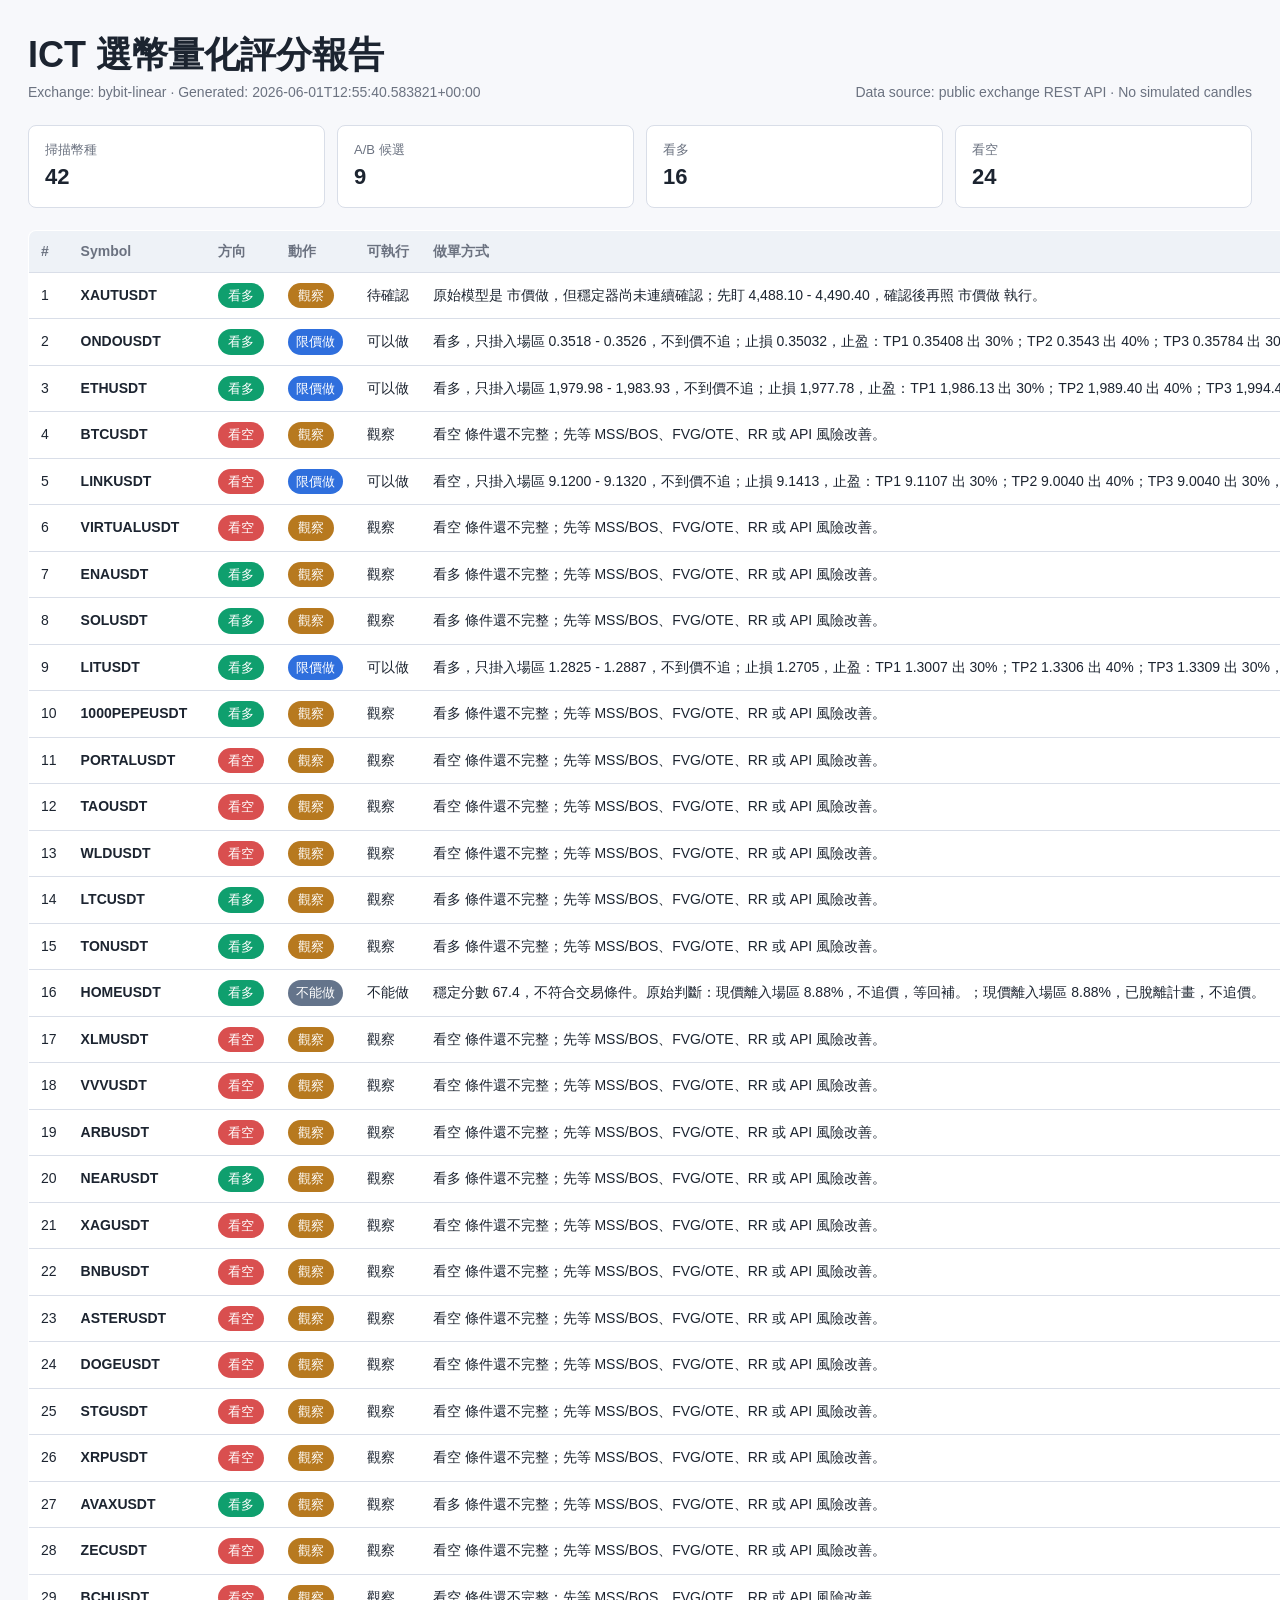
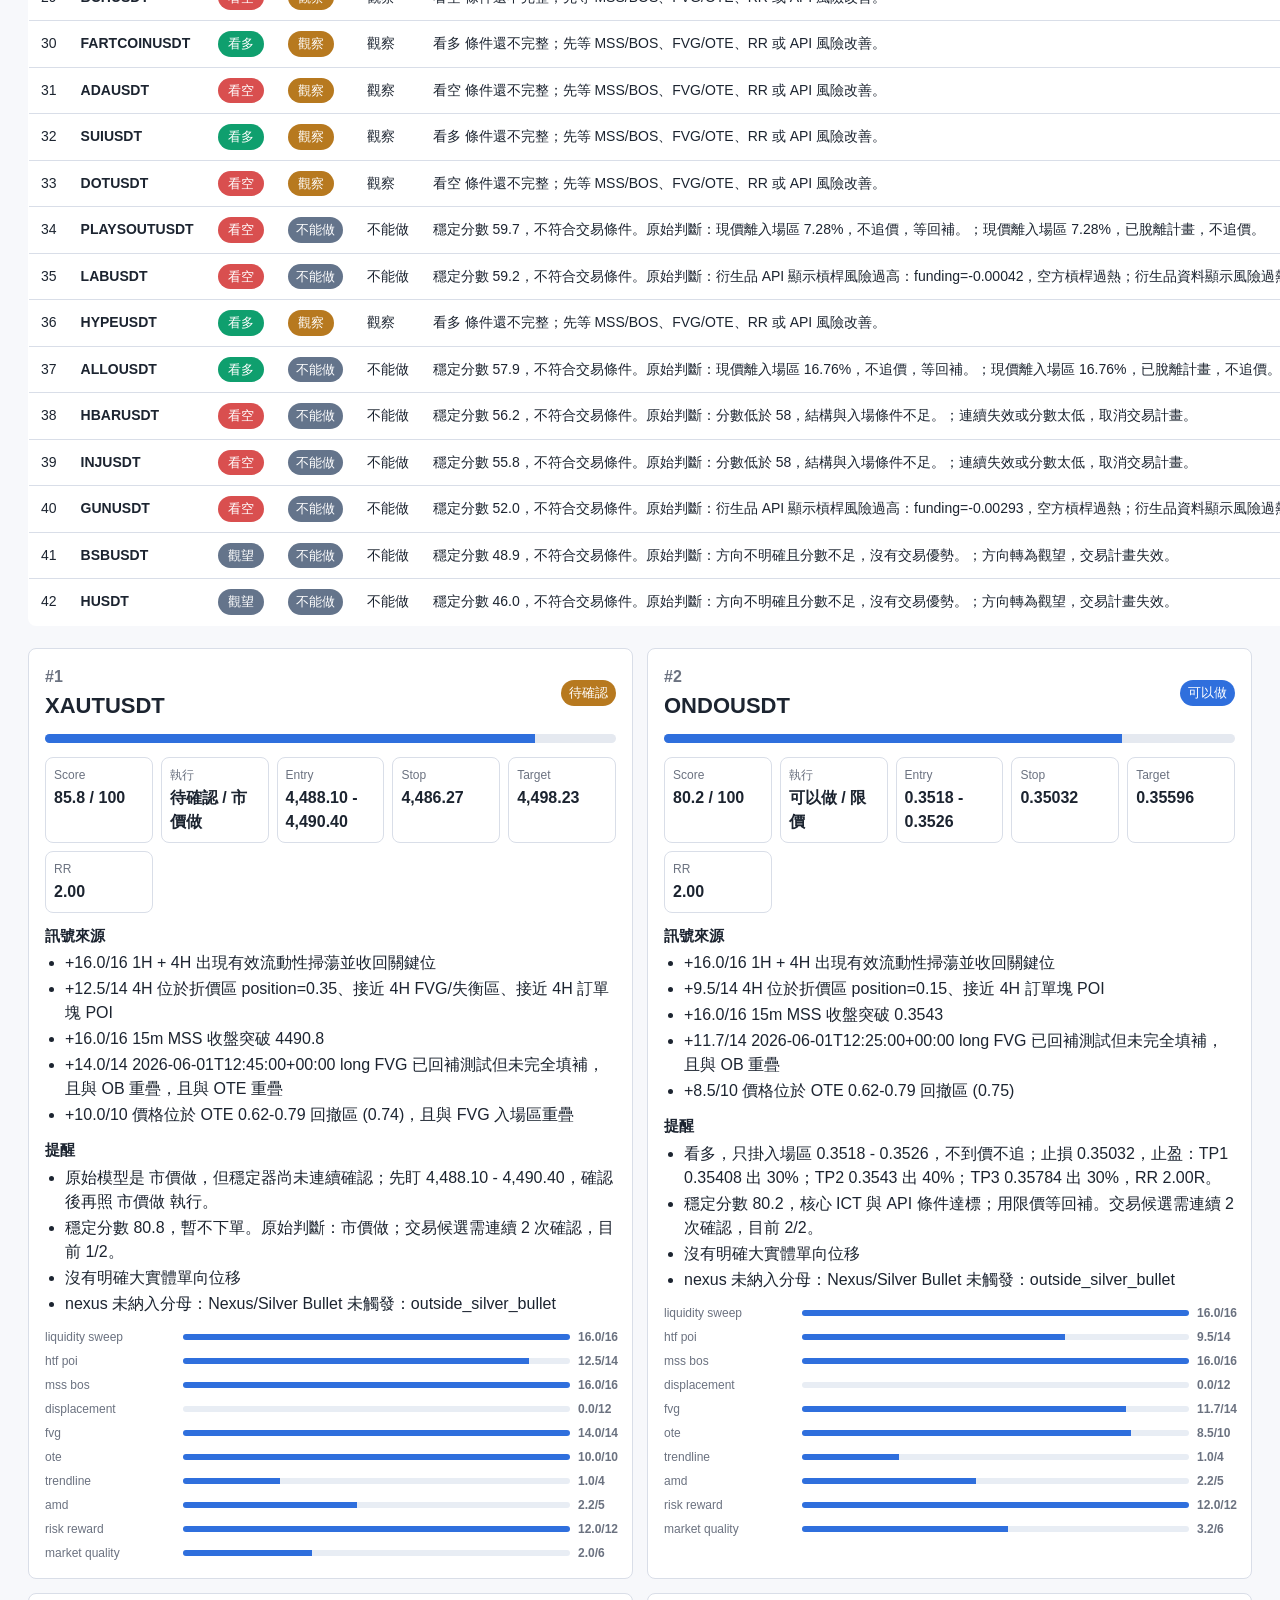
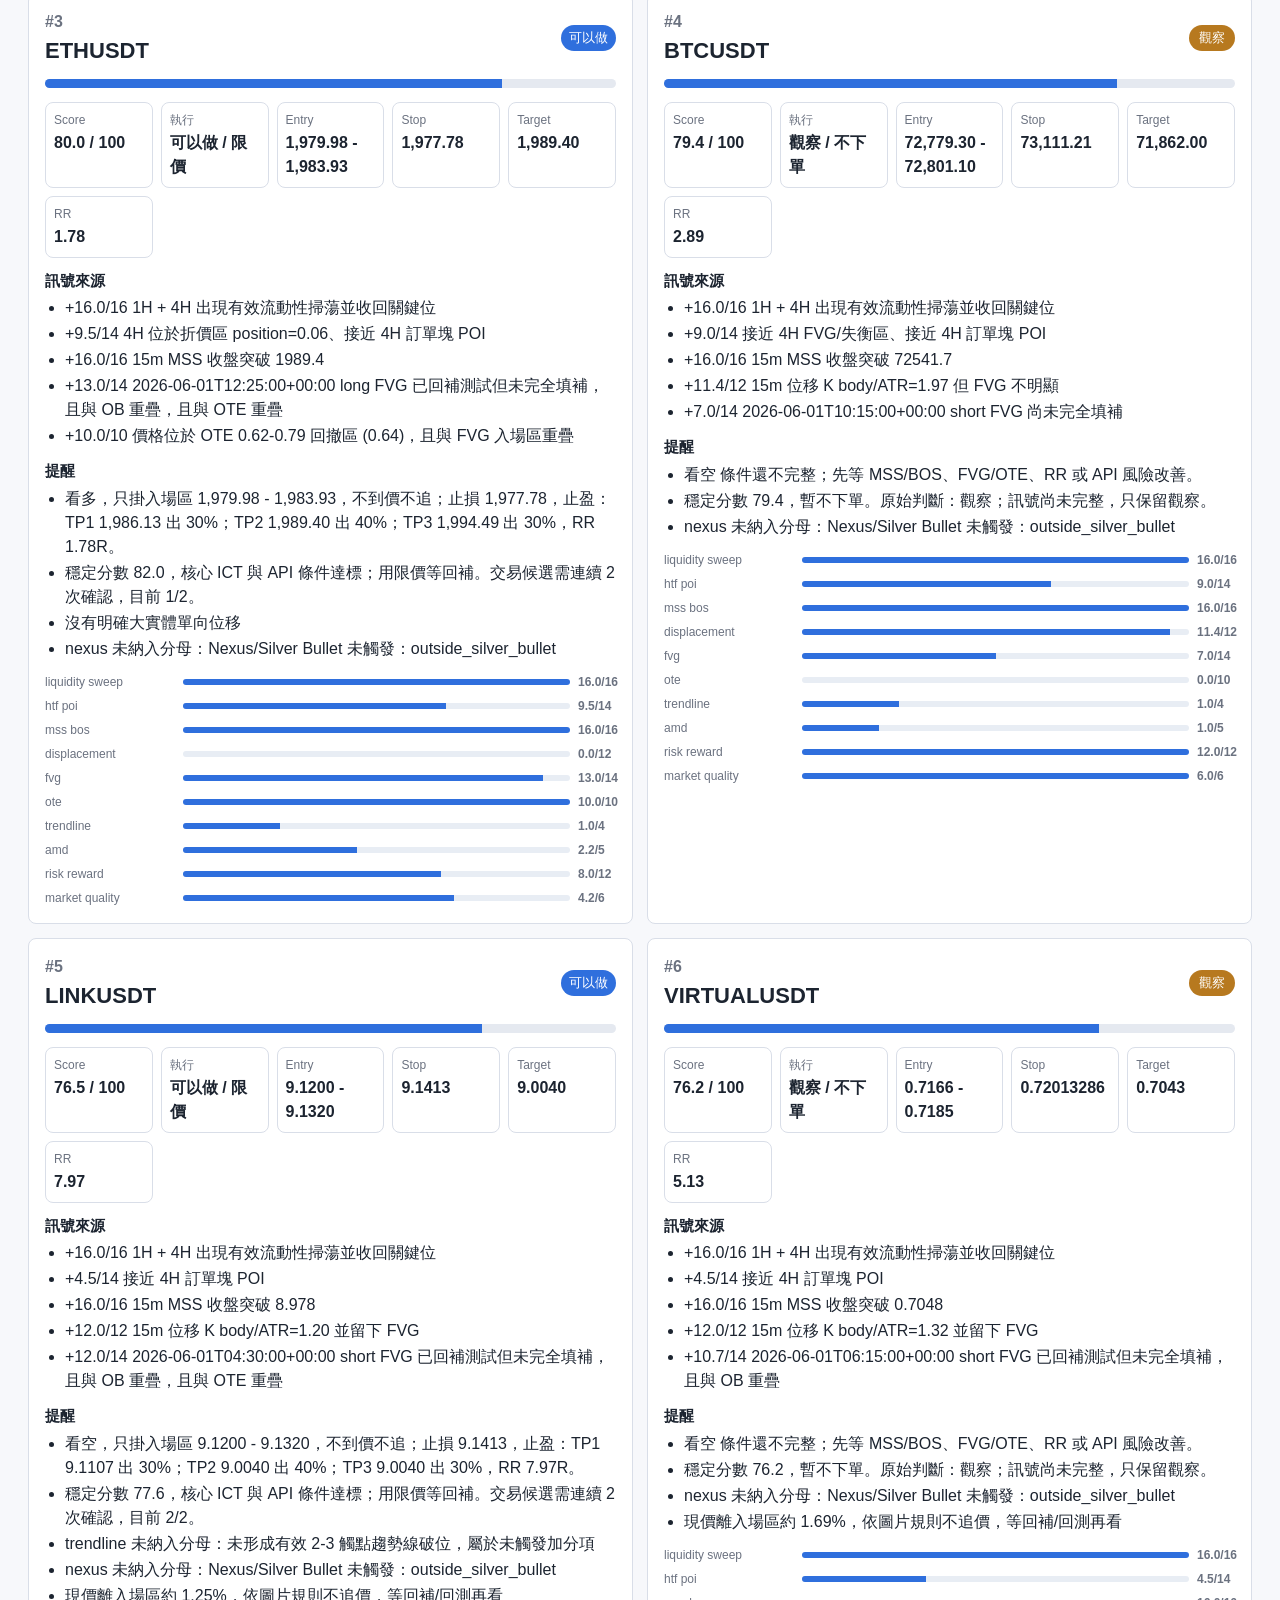
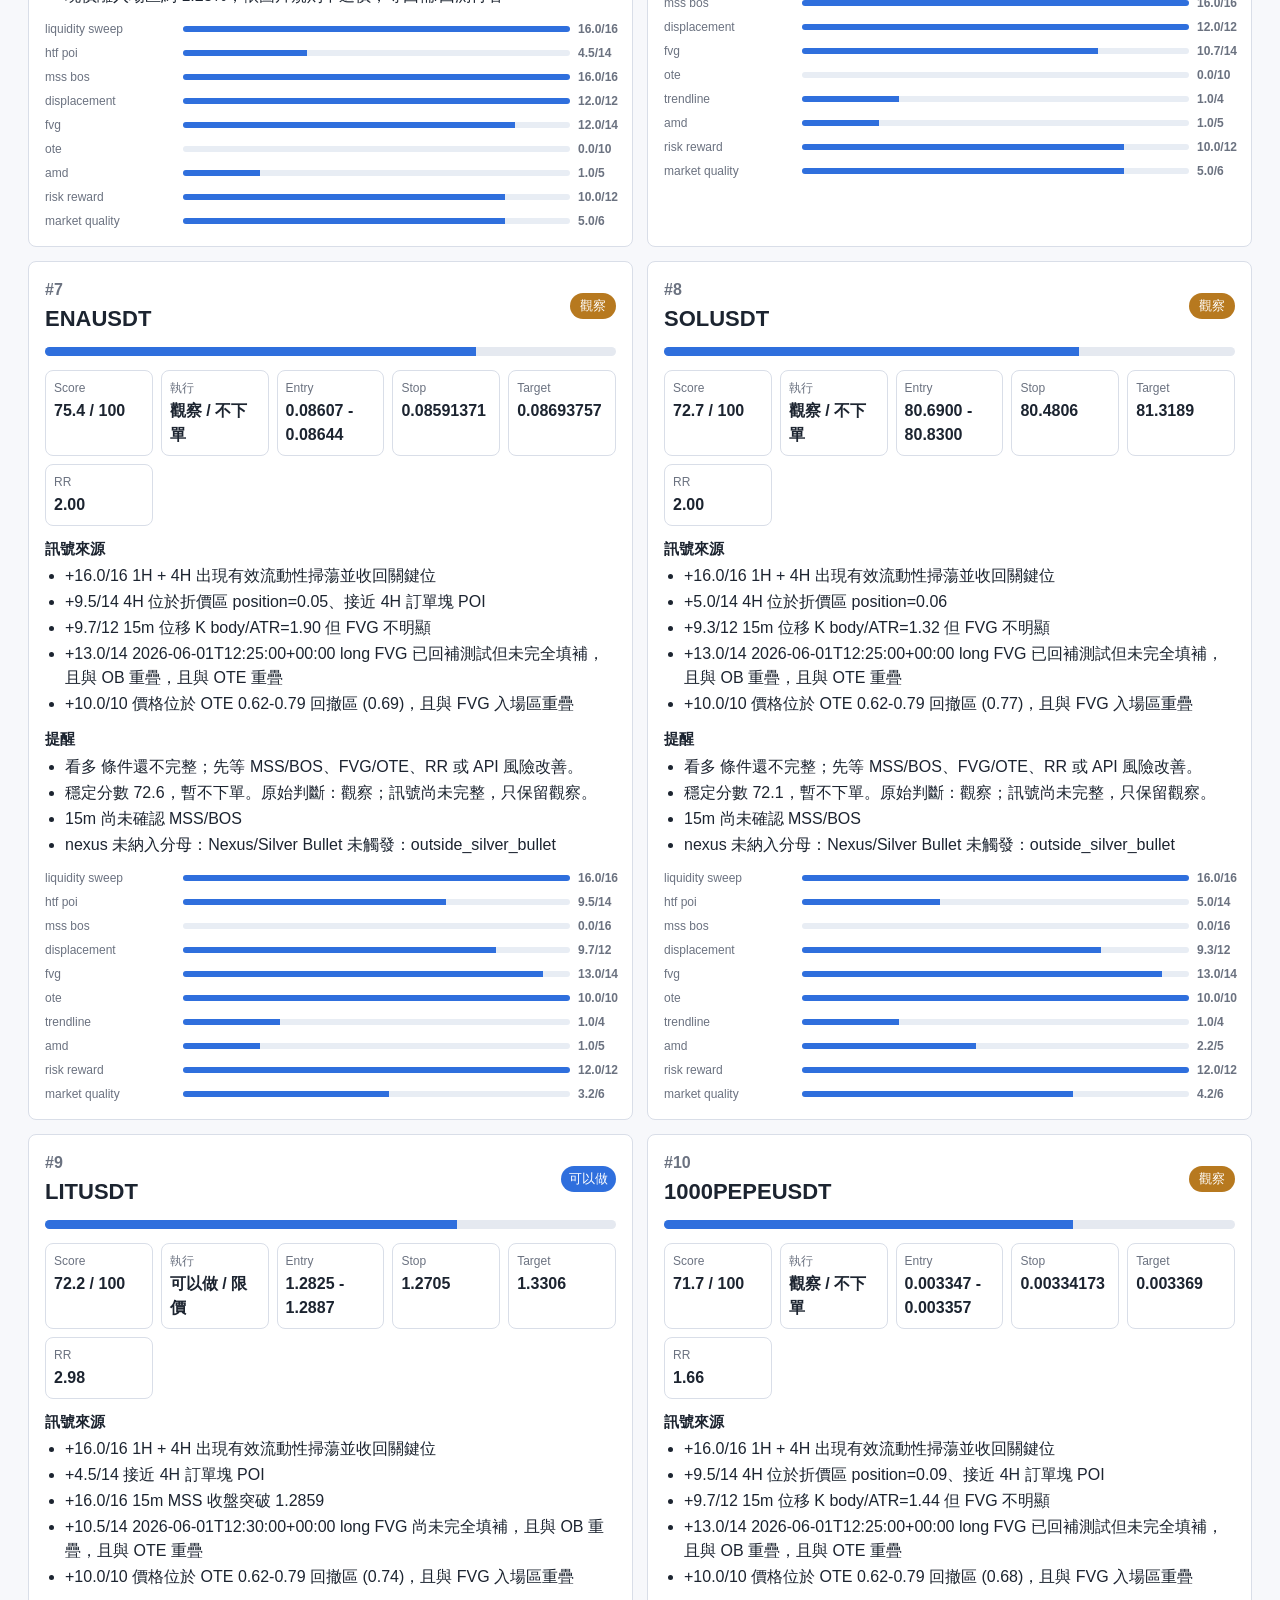
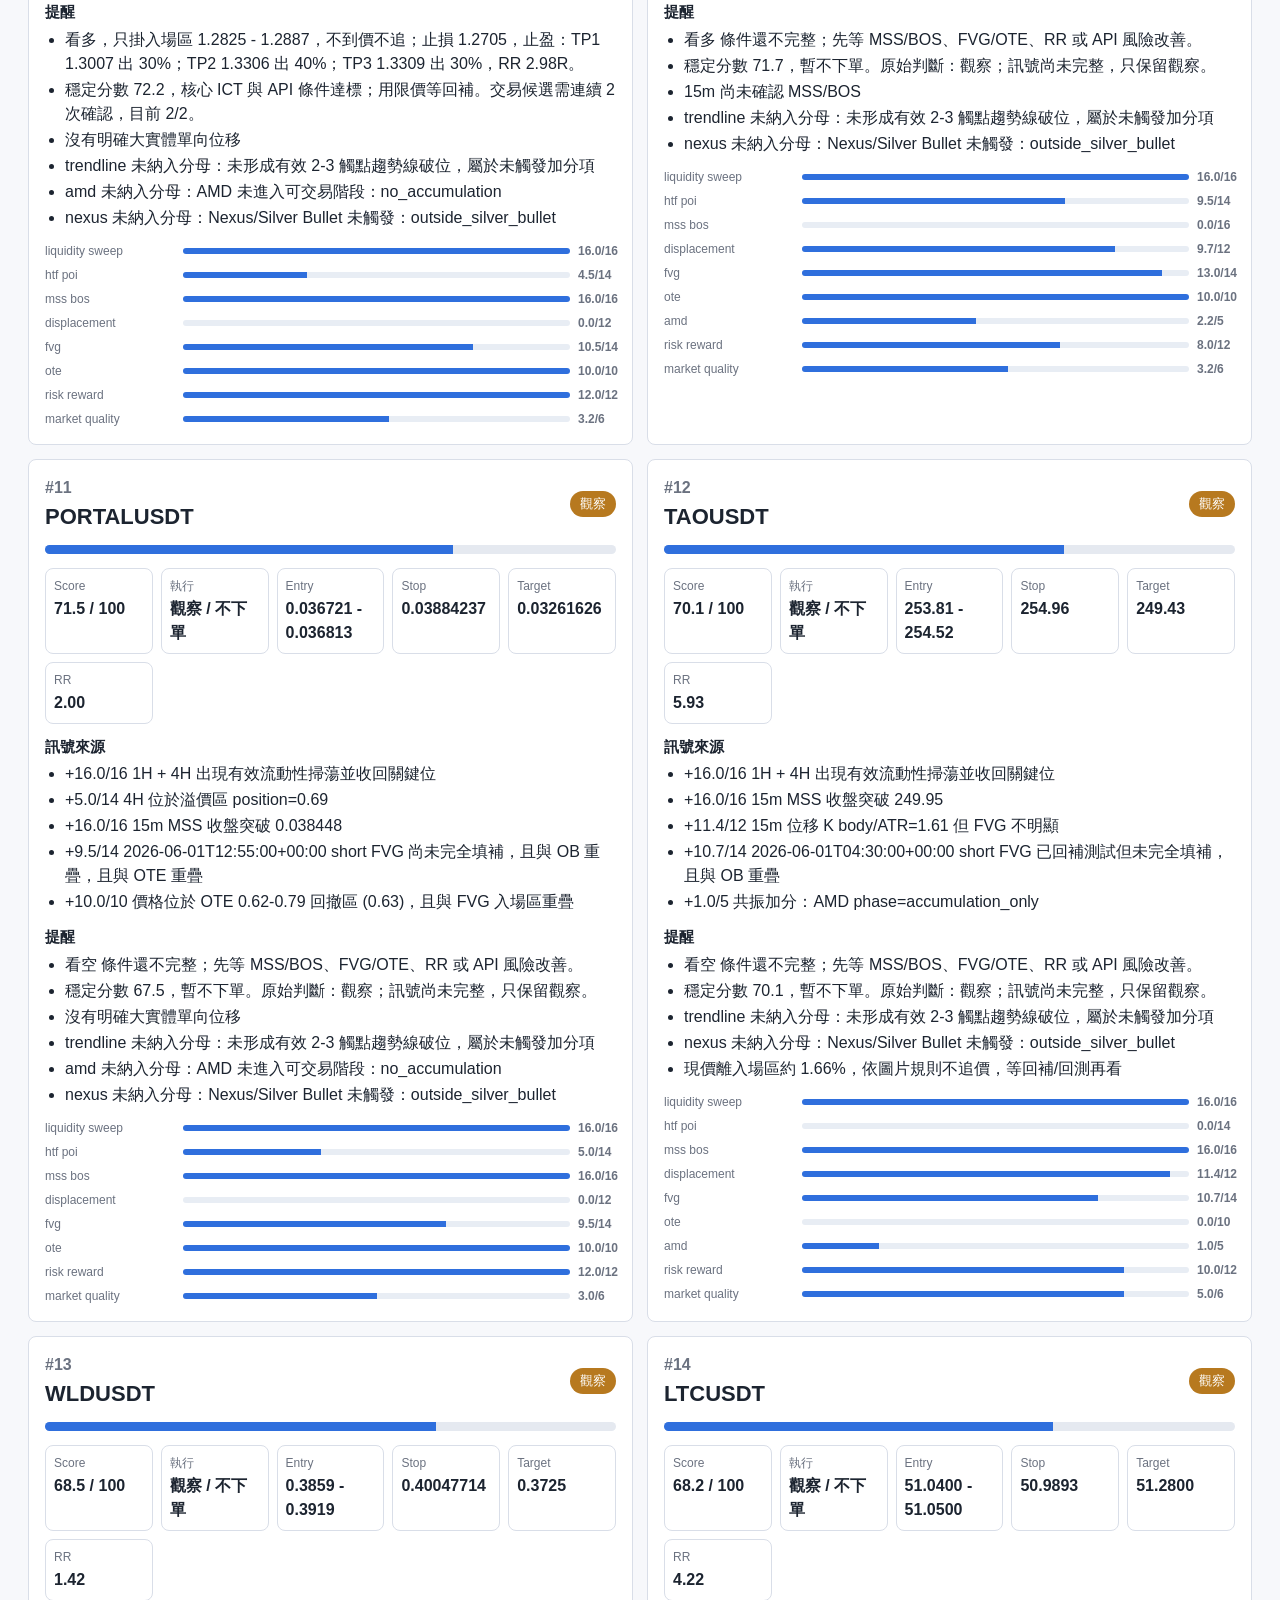
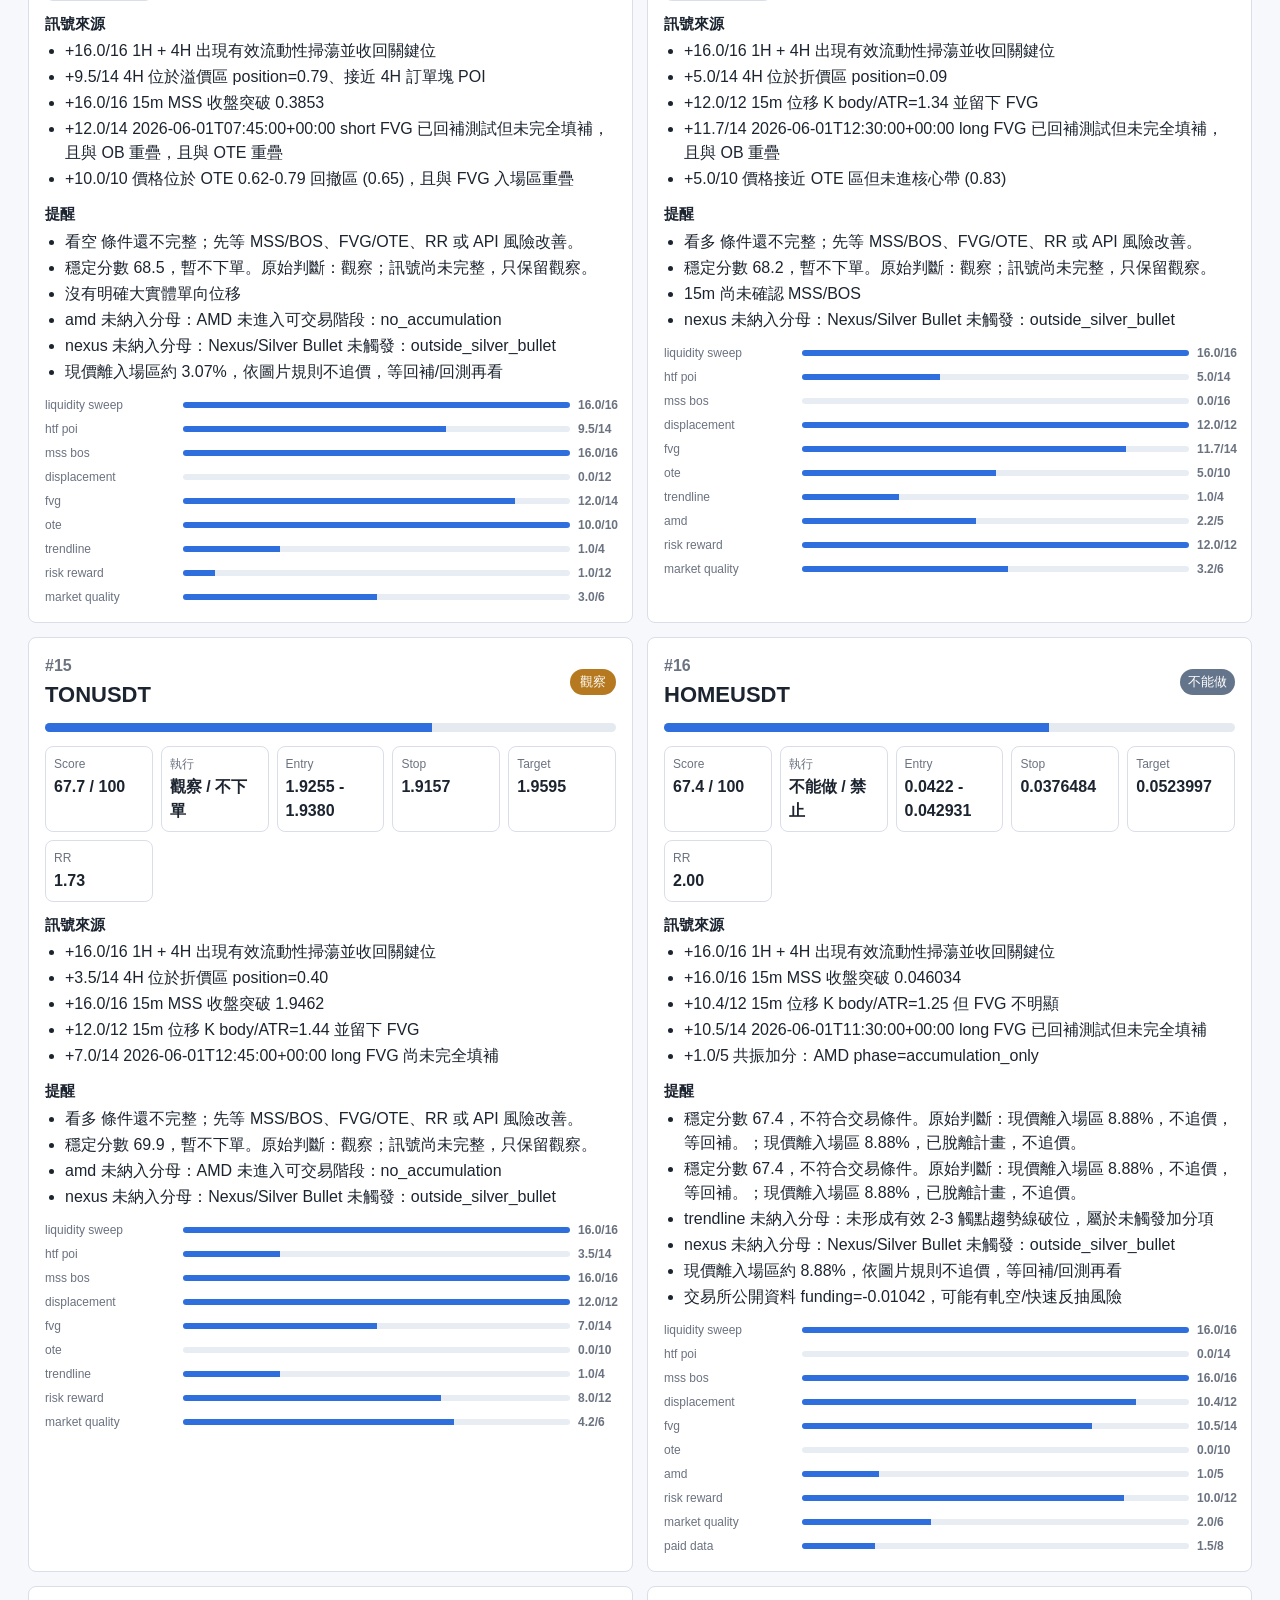
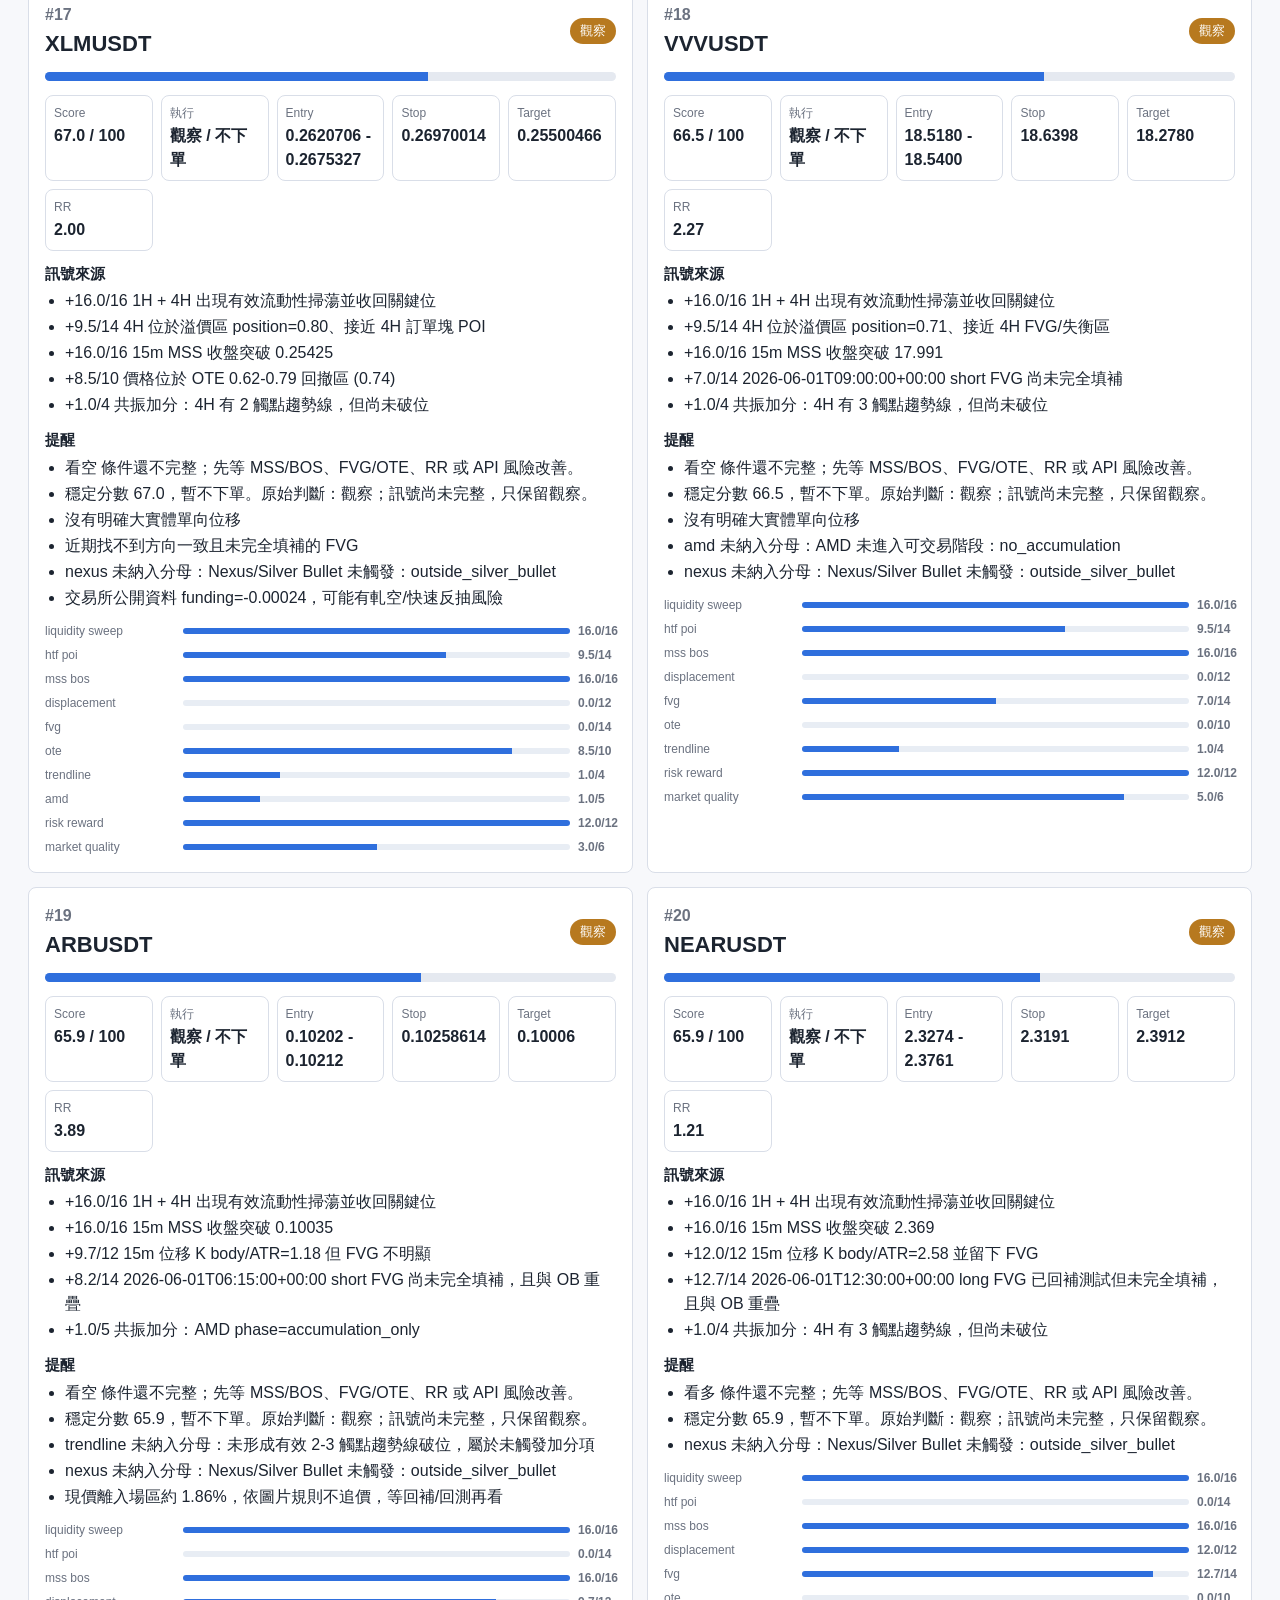
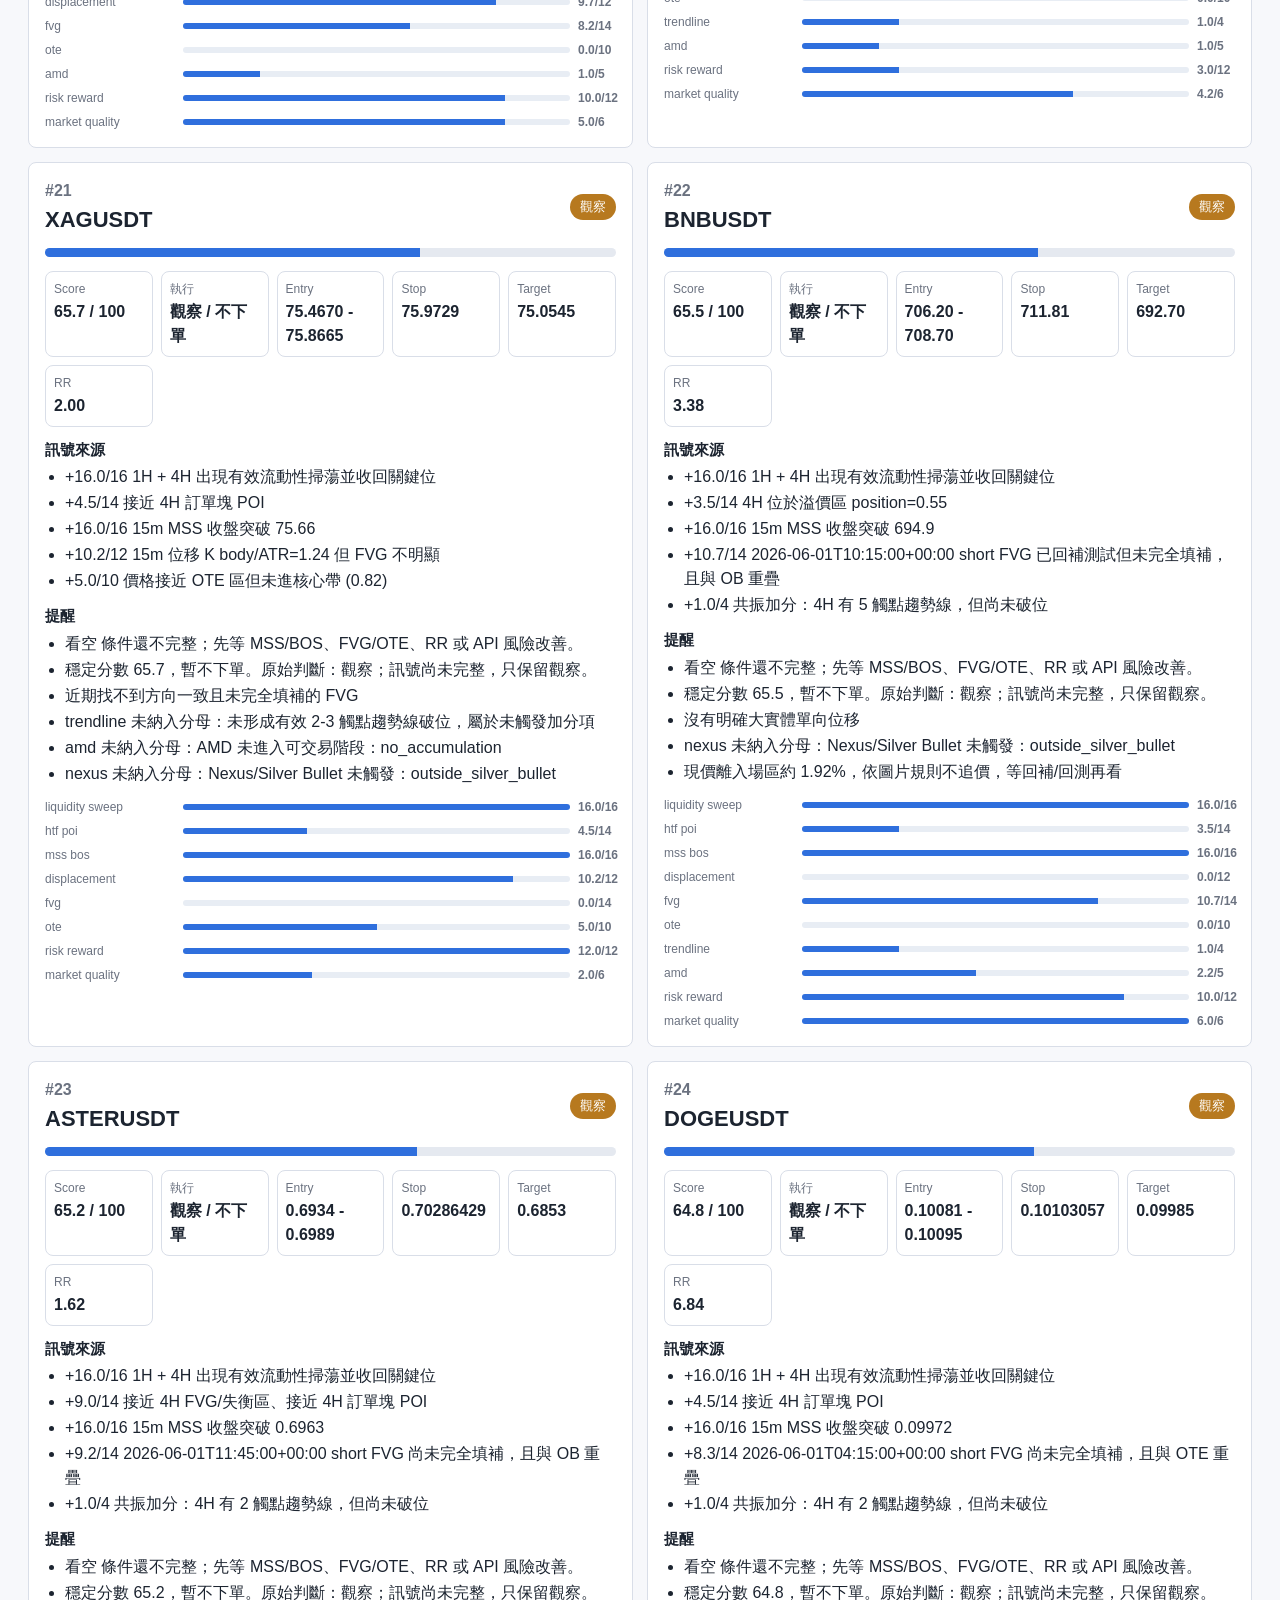
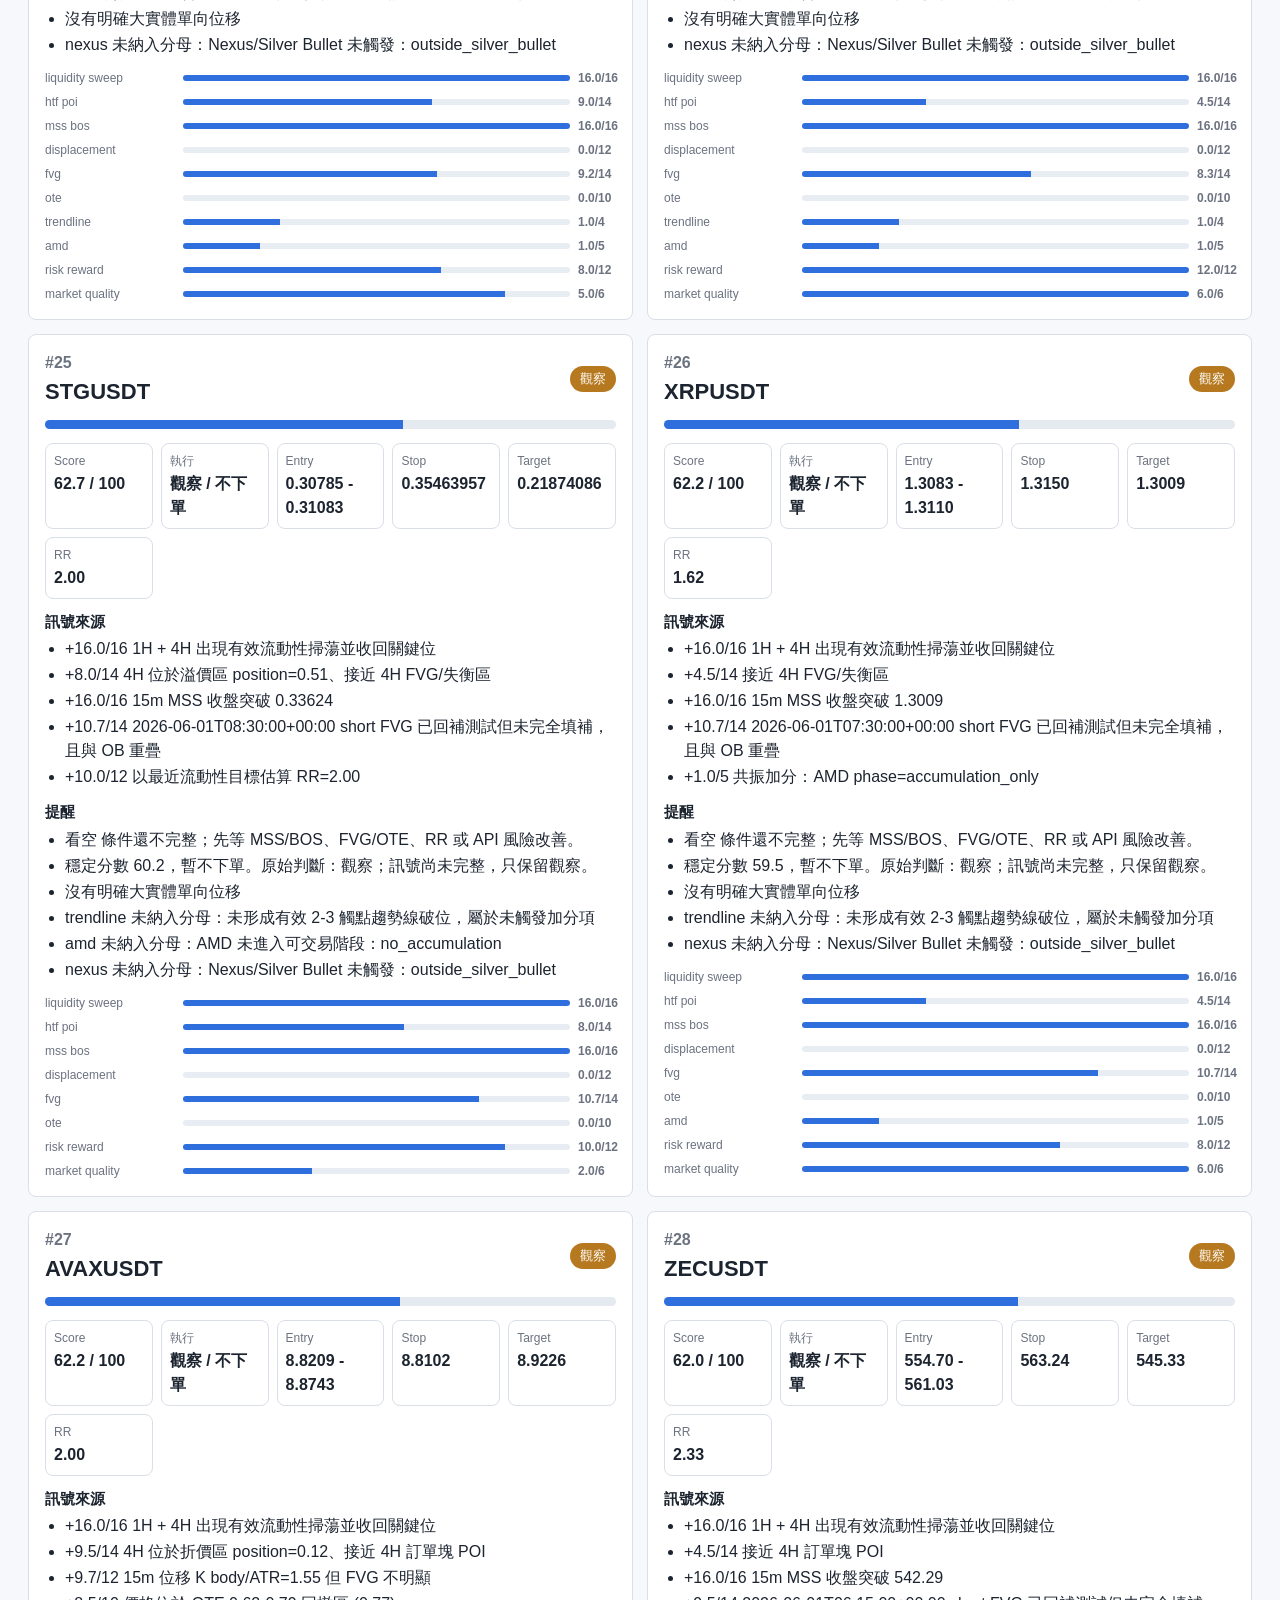
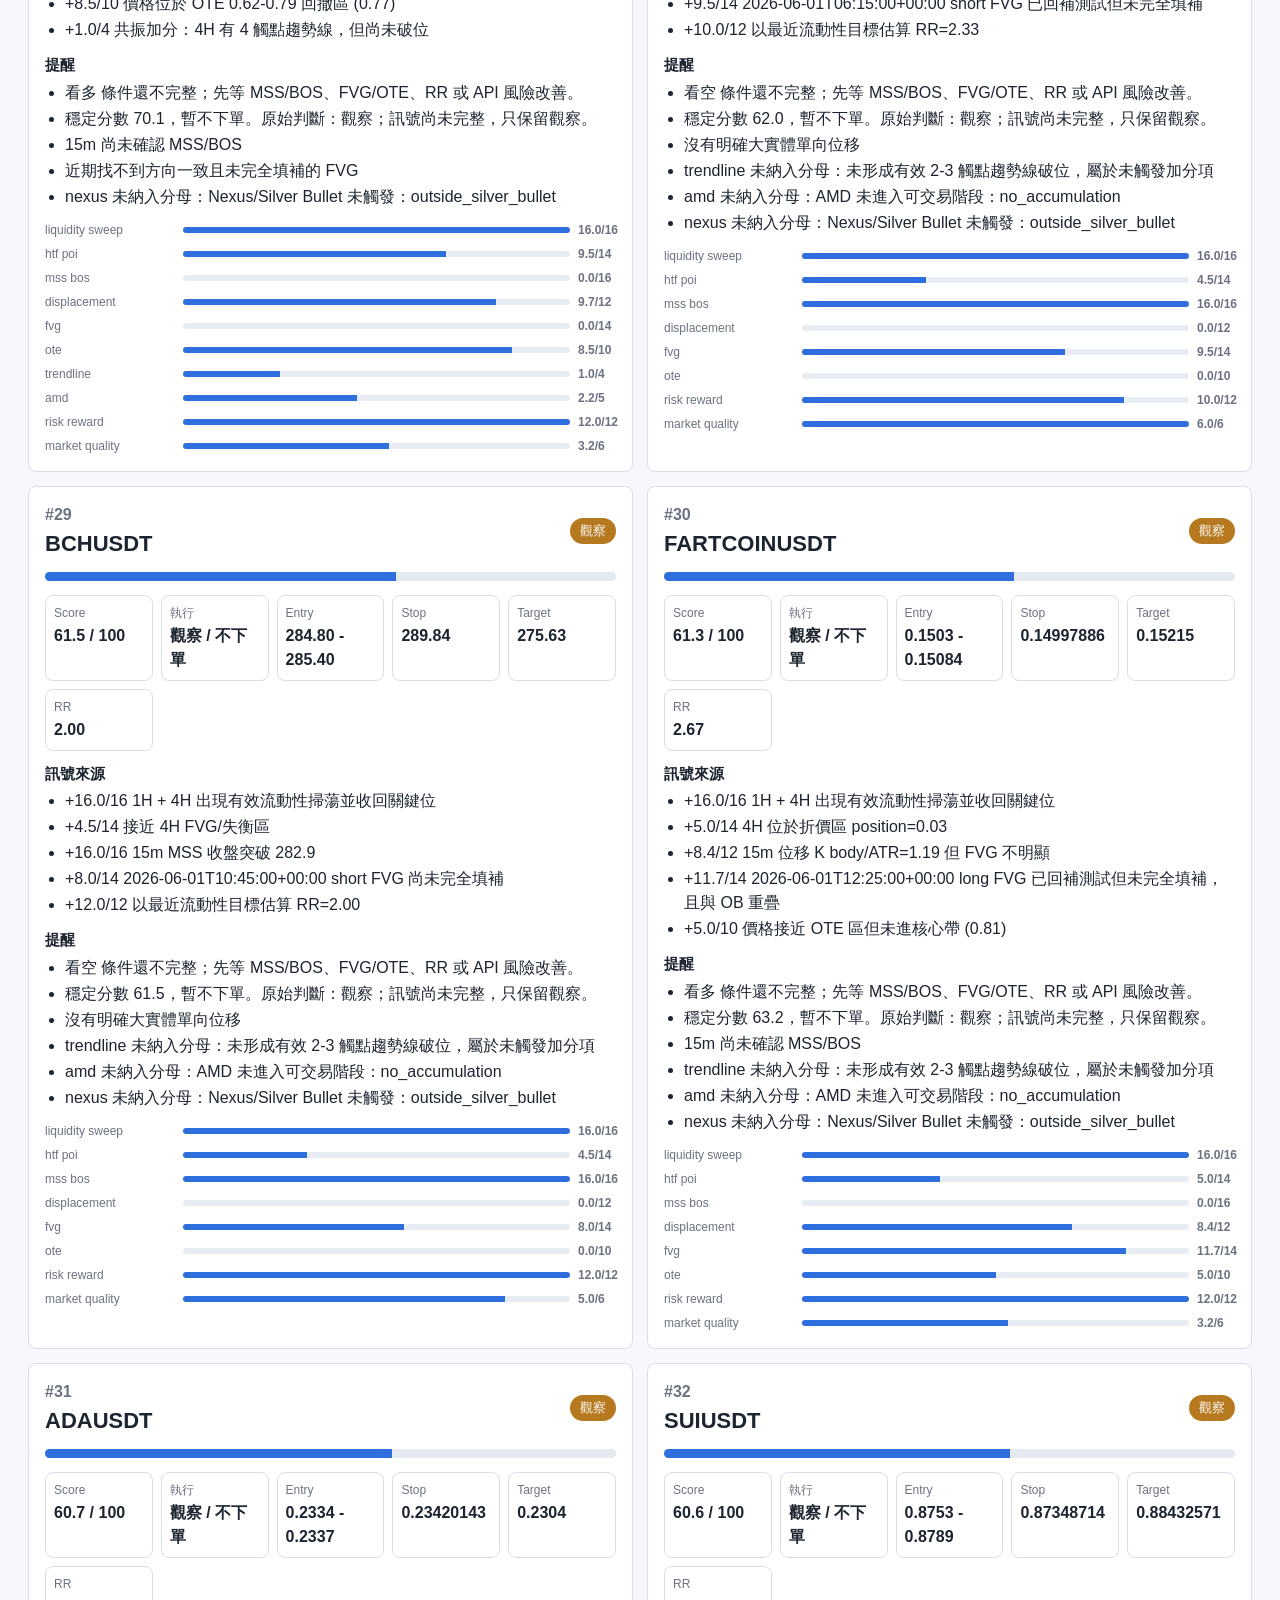
<file: reports/latest.html>
<!doctype html>
<html lang="zh-Hant">
<head>
  <meta charset="utf-8">
  <meta name="viewport" content="width=device-width, initial-scale=1">
  <title>ICT 選幣量化評分報告</title>
  <style>
    :root {
      --bg: #f7f8fb;
      --panel: #ffffff;
      --ink: #1c2430;
      --muted: #6b7280;
      --line: #d9dee8;
      --long: #0f9f6e;
      --short: #d94f4f;
      --neutral: #64748b;
      --accent: #2f6fdd;
      --warn: #b7791f;
    }
    * { box-sizing: border-box; }
    body {
      margin: 0;
      background: var(--bg);
      color: var(--ink);
      font-family: "Microsoft JhengHei", "Segoe UI", Arial, sans-serif;
      line-height: 1.5;
    }
    main { max-width: 1440px; margin: 0 auto; padding: 28px; }
    .topline { display: flex; justify-content: space-between; align-items: end; gap: 18px; margin-bottom: 22px; }
    h1 { margin: 0; font-size: clamp(24px, 3vw, 36px); letter-spacing: 0; }
    .meta { color: var(--muted); font-size: 14px; text-align: right; }
    .summary { display: grid; grid-template-columns: repeat(4, minmax(0, 1fr)); gap: 12px; margin-bottom: 22px; }
    .metric { background: var(--panel); border: 1px solid var(--line); border-radius: 8px; padding: 14px 16px; }
    .metric span { display: block; color: var(--muted); font-size: 13px; }
    .metric strong { font-size: 22px; }
    table { width: 100%; border-collapse: collapse; background: var(--panel); border: 1px solid var(--line); border-radius: 8px; overflow: hidden; }
    th, td { padding: 10px 12px; border-bottom: 1px solid var(--line); text-align: left; font-size: 14px; white-space: nowrap; }
    th { color: var(--muted); background: #eef2f7; font-weight: 700; }
    tr:last-child td { border-bottom: 0; }
    .pill { display: inline-flex; align-items: center; min-width: 46px; justify-content: center; padding: 3px 8px; border-radius: 999px; color: #fff; font-size: 13px; }
    .pill.long { background: var(--long); }
    .pill.short { background: var(--short); }
    .pill.neutral { background: var(--neutral); }
    .pill.market { background: var(--long); }
    .pill.limit { background: var(--accent); }
    .pill.watch { background: var(--warn); }
    .pill.avoid { background: var(--neutral); }
    .score { font-weight: 800; }
    .grid { display: grid; grid-template-columns: repeat(2, minmax(0, 1fr)); gap: 14px; margin-top: 22px; }
    .card { background: var(--panel); border: 1px solid var(--line); border-radius: 8px; padding: 16px; }
    .card header { display: flex; justify-content: space-between; align-items: center; gap: 12px; margin-bottom: 10px; }
    .card h2 { margin: 0; font-size: 22px; letter-spacing: 0; }
    .rank { color: var(--muted); font-weight: 700; }
    .scorebar { height: 9px; border-radius: 999px; background: #e5e9f0; overflow: hidden; margin: 12px 0 14px; }
    .scorebar i { display: block; height: 100%; background: var(--accent); }
    dl { display: grid; grid-template-columns: repeat(5, minmax(0, 1fr)); gap: 8px; margin: 0 0 12px; }
    dl div { border: 1px solid var(--line); border-radius: 8px; padding: 8px; min-width: 0; }
    dt { color: var(--muted); font-size: 12px; }
    dd { margin: 2px 0 0; font-weight: 700; overflow-wrap: anywhere; }
    section h3 { margin: 12px 0 4px; font-size: 15px; }
    ul { margin: 0; padding-left: 20px; }
    li { margin: 2px 0; }
    .features { display: grid; gap: 6px; margin-top: 12px; }
    .feature { display: grid; grid-template-columns: 130px 1fr 38px; align-items: center; gap: 8px; font-size: 12px; color: var(--muted); }
    .feature div { height: 6px; background: #e8edf4; border-radius: 999px; overflow: hidden; }
    .feature i { display: block; height: 100%; background: var(--accent); }
    .note { margin-top: 20px; color: var(--muted); font-size: 13px; }
    @media (max-width: 980px) {
      main { padding: 18px; }
      .topline { display: block; }
      .meta { text-align: left; margin-top: 8px; }
      .summary { grid-template-columns: repeat(2, minmax(0, 1fr)); }
      .tablewrap { overflow-x: auto; }
      .grid { grid-template-columns: 1fr; }
      dl { grid-template-columns: repeat(2, minmax(0, 1fr)); }
    }
  </style>
</head>
<body>
<main>
  <div class="topline">
    <div>
      <h1>ICT 選幣量化評分報告</h1>
      <div class="meta">Exchange: bybit-linear · Generated: 2026-06-01T12:55:40.583821+00:00</div>
    </div>
    <div class="meta">Data source: public exchange REST API · No simulated candles</div>
  </div>
  <section class="summary">
    <div class="metric"><span>掃描幣種</span><strong>42</strong></div>
    <div class="metric"><span>A/B 候選</span><strong>9</strong></div>
    <div class="metric"><span>看多</span><strong>16</strong></div>
    <div class="metric"><span>看空</span><strong>24</strong></div>
  </section>
  <div class="tablewrap">
    <table>
      <thead>
        <tr>
          <th>#</th><th>Symbol</th><th>方向</th><th>動作</th><th>可執行</th><th>做單方式</th><th>分數</th><th>Grade</th><th>Price</th><th>24h%</th><th>Vol</th><th>Entry</th><th>Stop</th><th>Target</th><th>RR</th>
        </tr>
      </thead>
      <tbody>
        
            <tr>
              <td>1</td>
              <td><strong>XAUTUSDT</strong></td>
              <td><span class="pill long">看多</span></td>
              <td><span class="pill watch">觀察</span></td>
              <td>待確認</td>
              <td>原始模型是 市價做，但穩定器尚未連續確認；先盯 4,488.10 - 4,490.40，確認後再照 市價做 執行。</td>
              <td><span class="score">85.8</span></td>
              <td>A</td>
              <td>4,488.80</td>
              <td>-0.74%</td>
              <td>29.8M</td>
              <td>4,488.10 - 4,490.40</td>
              <td>4,486.27</td>
              <td>4,498.23</td>
              <td>2.00</td>
            </tr>
            
            <tr>
              <td>2</td>
              <td><strong>ONDOUSDT</strong></td>
              <td><span class="pill long">看多</span></td>
              <td><span class="pill limit">限價做</span></td>
              <td>可以做</td>
              <td>看多，只掛入場區 0.3518 - 0.3526，不到價不追；止損 0.35032，止盈：TP1 0.35408 出 30%；TP2 0.3543 出 40%；TP3 0.35784 出 30%，RR 2.00R。</td>
              <td><span class="score">80.2</span></td>
              <td>B</td>
              <td>0.3537</td>
              <td>-0.98%</td>
              <td>75.2M</td>
              <td>0.3518 - 0.3526</td>
              <td>0.35032</td>
              <td>0.35596</td>
              <td>2.00</td>
            </tr>
            
            <tr>
              <td>3</td>
              <td><strong>ETHUSDT</strong></td>
              <td><span class="pill long">看多</span></td>
              <td><span class="pill limit">限價做</span></td>
              <td>可以做</td>
              <td>看多，只掛入場區 1,979.98 - 1,983.93，不到價不追；止損 1,977.78，止盈：TP1 1,986.13 出 30%；TP2 1,989.40 出 40%；TP3 1,994.49 出 30%，RR 1.78R。</td>
              <td><span class="score">80.0</span></td>
              <td>B</td>
              <td>1,987.65</td>
              <td>-1.63%</td>
              <td>2.23B</td>
              <td>1,979.98 - 1,983.93</td>
              <td>1,977.78</td>
              <td>1,989.40</td>
              <td>1.78</td>
            </tr>
            
            <tr>
              <td>4</td>
              <td><strong>BTCUSDT</strong></td>
              <td><span class="pill short">看空</span></td>
              <td><span class="pill watch">觀察</span></td>
              <td>觀察</td>
              <td>看空 條件還不完整；先等 MSS/BOS、FVG/OTE、RR 或 API 風險改善。</td>
              <td><span class="score">79.4</span></td>
              <td>B</td>
              <td>72,104.70</td>
              <td>-2.38%</td>
              <td>4.51B</td>
              <td>72,779.30 - 72,801.10</td>
              <td>73,111.21</td>
              <td>71,862.00</td>
              <td>2.89</td>
            </tr>
            
            <tr>
              <td>5</td>
              <td><strong>LINKUSDT</strong></td>
              <td><span class="pill short">看空</span></td>
              <td><span class="pill limit">限價做</span></td>
              <td>可以做</td>
              <td>看空，只掛入場區 9.1200 - 9.1320，不到價不追；止損 9.1413，止盈：TP1 9.1107 出 30%；TP2 9.0040 出 40%；TP3 9.0040 出 30%，RR 7.97R。</td>
              <td><span class="score">76.5</span></td>
              <td>B</td>
              <td>9.0070</td>
              <td>-2.14%</td>
              <td>43.7M</td>
              <td>9.1200 - 9.1320</td>
              <td>9.1413</td>
              <td>9.0040</td>
              <td>7.97</td>
            </tr>
            
            <tr>
              <td>6</td>
              <td><strong>VIRTUALUSDT</strong></td>
              <td><span class="pill short">看空</span></td>
              <td><span class="pill watch">觀察</span></td>
              <td>觀察</td>
              <td>看空 條件還不完整；先等 MSS/BOS、FVG/OTE、RR 或 API 風險改善。</td>
              <td><span class="score">76.2</span></td>
              <td>B</td>
              <td>0.7047</td>
              <td>-2.33%</td>
              <td>20.2M</td>
              <td>0.7166 - 0.7185</td>
              <td>0.72013286</td>
              <td>0.7043</td>
              <td>5.13</td>
            </tr>
            
            <tr>
              <td>7</td>
              <td><strong>ENAUSDT</strong></td>
              <td><span class="pill long">看多</span></td>
              <td><span class="pill watch">觀察</span></td>
              <td>觀察</td>
              <td>看多 條件還不完整；先等 MSS/BOS、FVG/OTE、RR 或 API 風險改善。</td>
              <td><span class="score">75.4</span></td>
              <td>B</td>
              <td>0.08648</td>
              <td>-4.36%</td>
              <td>45.5M</td>
              <td>0.08607 - 0.08644</td>
              <td>0.08591371</td>
              <td>0.08693757</td>
              <td>2.00</td>
            </tr>
            
            <tr>
              <td>8</td>
              <td><strong>SOLUSDT</strong></td>
              <td><span class="pill long">看多</span></td>
              <td><span class="pill watch">觀察</span></td>
              <td>觀察</td>
              <td>看多 條件還不完整；先等 MSS/BOS、FVG/OTE、RR 或 API 風險改善。</td>
              <td><span class="score">72.7</span></td>
              <td>B</td>
              <td>80.8200</td>
              <td>-2.33%</td>
              <td>488.6M</td>
              <td>80.6900 - 80.8300</td>
              <td>80.4806</td>
              <td>81.3189</td>
              <td>2.00</td>
            </tr>
            
            <tr>
              <td>9</td>
              <td><strong>LITUSDT</strong></td>
              <td><span class="pill long">看多</span></td>
              <td><span class="pill limit">限價做</span></td>
              <td>可以做</td>
              <td>看多，只掛入場區 1.2825 - 1.2887，不到價不追；止損 1.2705，止盈：TP1 1.3007 出 30%；TP2 1.3306 出 40%；TP3 1.3309 出 30%，RR 2.98R。</td>
              <td><span class="score">72.2</span></td>
              <td>B</td>
              <td>1.2981</td>
              <td>-1.52%</td>
              <td>21.2M</td>
              <td>1.2825 - 1.2887</td>
              <td>1.2705</td>
              <td>1.3306</td>
              <td>2.98</td>
            </tr>
            
            <tr>
              <td>10</td>
              <td><strong>1000PEPEUSDT</strong></td>
              <td><span class="pill long">看多</span></td>
              <td><span class="pill watch">觀察</span></td>
              <td>觀察</td>
              <td>看多 條件還不完整；先等 MSS/BOS、FVG/OTE、RR 或 API 風險改善。</td>
              <td><span class="score">71.7</span></td>
              <td>C</td>
              <td>0.003361</td>
              <td>-2.21%</td>
              <td>50.2M</td>
              <td>0.003347 - 0.003357</td>
              <td>0.00334173</td>
              <td>0.003369</td>
              <td>1.66</td>
            </tr>
            
            <tr>
              <td>11</td>
              <td><strong>PORTALUSDT</strong></td>
              <td><span class="pill short">看空</span></td>
              <td><span class="pill watch">觀察</span></td>
              <td>觀察</td>
              <td>看空 條件還不完整；先等 MSS/BOS、FVG/OTE、RR 或 API 風險改善。</td>
              <td><span class="score">71.5</span></td>
              <td>C</td>
              <td>0.036406</td>
              <td>+163.88%</td>
              <td>156.0M</td>
              <td>0.036721 - 0.036813</td>
              <td>0.03884237</td>
              <td>0.03261626</td>
              <td>2.00</td>
            </tr>
            
            <tr>
              <td>12</td>
              <td><strong>TAOUSDT</strong></td>
              <td><span class="pill short">看空</span></td>
              <td><span class="pill watch">觀察</span></td>
              <td>觀察</td>
              <td>看空 條件還不完整；先等 MSS/BOS、FVG/OTE、RR 或 API 風險改善。</td>
              <td><span class="score">70.1</span></td>
              <td>C</td>
              <td>249.67</td>
              <td>-3.28%</td>
              <td>35.3M</td>
              <td>253.81 - 254.52</td>
              <td>254.96</td>
              <td>249.43</td>
              <td>5.93</td>
            </tr>
            
            <tr>
              <td>13</td>
              <td><strong>WLDUSDT</strong></td>
              <td><span class="pill short">看空</span></td>
              <td><span class="pill watch">觀察</span></td>
              <td>觀察</td>
              <td>看空 條件還不完整；先等 MSS/BOS、FVG/OTE、RR 或 API 風險改善。</td>
              <td><span class="score">68.5</span></td>
              <td>C</td>
              <td>0.3744</td>
              <td>+12.50%</td>
              <td>138.9M</td>
              <td>0.3859 - 0.3919</td>
              <td>0.40047714</td>
              <td>0.3725</td>
              <td>1.42</td>
            </tr>
            
            <tr>
              <td>14</td>
              <td><strong>LTCUSDT</strong></td>
              <td><span class="pill long">看多</span></td>
              <td><span class="pill watch">觀察</span></td>
              <td>觀察</td>
              <td>看多 條件還不完整；先等 MSS/BOS、FVG/OTE、RR 或 API 風險改善。</td>
              <td><span class="score">68.2</span></td>
              <td>C</td>
              <td>51.0900</td>
              <td>-2.41%</td>
              <td>20.0M</td>
              <td>51.0400 - 51.0500</td>
              <td>50.9893</td>
              <td>51.2800</td>
              <td>4.22</td>
            </tr>
            
            <tr>
              <td>15</td>
              <td><strong>TONUSDT</strong></td>
              <td><span class="pill long">看多</span></td>
              <td><span class="pill watch">觀察</span></td>
              <td>觀察</td>
              <td>看多 條件還不完整；先等 MSS/BOS、FVG/OTE、RR 或 API 風險改善。</td>
              <td><span class="score">67.7</span></td>
              <td>C</td>
              <td>1.9518</td>
              <td>+2.76%</td>
              <td>100.7M</td>
              <td>1.9255 - 1.9380</td>
              <td>1.9157</td>
              <td>1.9595</td>
              <td>1.73</td>
            </tr>
            
            <tr>
              <td>16</td>
              <td><strong>HOMEUSDT</strong></td>
              <td><span class="pill long">看多</span></td>
              <td><span class="pill avoid">不能做</span></td>
              <td>不能做</td>
              <td>穩定分數 67.4，不符合交易條件。原始判斷：現價離入場區 8.88%，不追價，等回補。；現價離入場區 8.88%，已脫離計畫，不追價。</td>
              <td><span class="score">67.4</span></td>
              <td>C</td>
              <td>0.047115</td>
              <td>+47.82%</td>
              <td>54.8M</td>
              <td>0.0422 - 0.042931</td>
              <td>0.0376484</td>
              <td>0.0523997</td>
              <td>2.00</td>
            </tr>
            
            <tr>
              <td>17</td>
              <td><strong>XLMUSDT</strong></td>
              <td><span class="pill short">看空</span></td>
              <td><span class="pill watch">觀察</span></td>
              <td>觀察</td>
              <td>看空 條件還不完整；先等 MSS/BOS、FVG/OTE、RR 或 API 風險改善。</td>
              <td><span class="score">67.0</span></td>
              <td>C</td>
              <td>0.2658</td>
              <td>+2.88%</td>
              <td>289.1M</td>
              <td>0.2620706 - 0.2675327</td>
              <td>0.26970014</td>
              <td>0.25500466</td>
              <td>2.00</td>
            </tr>
            
            <tr>
              <td>18</td>
              <td><strong>VVVUSDT</strong></td>
              <td><span class="pill short">看空</span></td>
              <td><span class="pill watch">觀察</span></td>
              <td>觀察</td>
              <td>看空 條件還不完整；先等 MSS/BOS、FVG/OTE、RR 或 API 風險改善。</td>
              <td><span class="score">66.5</span></td>
              <td>C</td>
              <td>18.3230</td>
              <td>+1.09%</td>
              <td>27.7M</td>
              <td>18.5180 - 18.5400</td>
              <td>18.6398</td>
              <td>18.2780</td>
              <td>2.27</td>
            </tr>
            
            <tr>
              <td>19</td>
              <td><strong>ARBUSDT</strong></td>
              <td><span class="pill short">看空</span></td>
              <td><span class="pill watch">觀察</span></td>
              <td>觀察</td>
              <td>看空 條件還不完整；先等 MSS/BOS、FVG/OTE、RR 或 API 風險改善。</td>
              <td><span class="score">65.9</span></td>
              <td>C</td>
              <td>0.10016</td>
              <td>-2.80%</td>
              <td>21.1M</td>
              <td>0.10202 - 0.10212</td>
              <td>0.10258614</td>
              <td>0.10006</td>
              <td>3.89</td>
            </tr>
            
            <tr>
              <td>20</td>
              <td><strong>NEARUSDT</strong></td>
              <td><span class="pill long">看多</span></td>
              <td><span class="pill watch">觀察</span></td>
              <td>觀察</td>
              <td>看多 條件還不完整；先等 MSS/BOS、FVG/OTE、RR 或 API 風險改善。</td>
              <td><span class="score">65.9</span></td>
              <td>C</td>
              <td>2.3709</td>
              <td>+2.34%</td>
              <td>165.4M</td>
              <td>2.3274 - 2.3761</td>
              <td>2.3191</td>
              <td>2.3912</td>
              <td>1.21</td>
            </tr>
            
            <tr>
              <td>21</td>
              <td><strong>XAGUSDT</strong></td>
              <td><span class="pill short">看空</span></td>
              <td><span class="pill watch">觀察</span></td>
              <td>觀察</td>
              <td>看空 條件還不完整；先等 MSS/BOS、FVG/OTE、RR 或 API 風險改善。</td>
              <td><span class="score">65.7</span></td>
              <td>C</td>
              <td>75.9200</td>
              <td>+0.68%</td>
              <td>20.5M</td>
              <td>75.4670 - 75.8665</td>
              <td>75.9729</td>
              <td>75.0545</td>
              <td>2.00</td>
            </tr>
            
            <tr>
              <td>22</td>
              <td><strong>BNBUSDT</strong></td>
              <td><span class="pill short">看空</span></td>
              <td><span class="pill watch">觀察</span></td>
              <td>觀察</td>
              <td>看空 條件還不完整；先等 MSS/BOS、FVG/OTE、RR 或 API 風險改善。</td>
              <td><span class="score">65.5</span></td>
              <td>C</td>
              <td>692.90</td>
              <td>-4.35%</td>
              <td>251.7M</td>
              <td>706.20 - 708.70</td>
              <td>711.81</td>
              <td>692.70</td>
              <td>3.38</td>
            </tr>
            
            <tr>
              <td>23</td>
              <td><strong>ASTERUSDT</strong></td>
              <td><span class="pill short">看空</span></td>
              <td><span class="pill watch">觀察</span></td>
              <td>觀察</td>
              <td>看空 條件還不完整；先等 MSS/BOS、FVG/OTE、RR 或 API 風險改善。</td>
              <td><span class="score">65.2</span></td>
              <td>C</td>
              <td>0.6866</td>
              <td>-6.71%</td>
              <td>49.1M</td>
              <td>0.6934 - 0.6989</td>
              <td>0.70286429</td>
              <td>0.6853</td>
              <td>1.62</td>
            </tr>
            
            <tr>
              <td>24</td>
              <td><strong>DOGEUSDT</strong></td>
              <td><span class="pill short">看空</span></td>
              <td><span class="pill watch">觀察</span></td>
              <td>觀察</td>
              <td>看空 條件還不完整；先等 MSS/BOS、FVG/OTE、RR 或 API 風險改善。</td>
              <td><span class="score">64.8</span></td>
              <td>C</td>
              <td>0.09986</td>
              <td>-0.93%</td>
              <td>100.2M</td>
              <td>0.10081 - 0.10095</td>
              <td>0.10103057</td>
              <td>0.09985</td>
              <td>6.84</td>
            </tr>
            
            <tr>
              <td>25</td>
              <td><strong>STGUSDT</strong></td>
              <td><span class="pill short">看空</span></td>
              <td><span class="pill watch">觀察</span></td>
              <td>觀察</td>
              <td>看空 條件還不完整；先等 MSS/BOS、FVG/OTE、RR 或 API 風險改善。</td>
              <td><span class="score">62.7</span></td>
              <td>C</td>
              <td>0.29222</td>
              <td>+7.77%</td>
              <td>86.5M</td>
              <td>0.30785 - 0.31083</td>
              <td>0.35463957</td>
              <td>0.21874086</td>
              <td>2.00</td>
            </tr>
            
            <tr>
              <td>26</td>
              <td><strong>XRPUSDT</strong></td>
              <td><span class="pill short">看空</span></td>
              <td><span class="pill watch">觀察</span></td>
              <td>觀察</td>
              <td>看空 條件還不完整；先等 MSS/BOS、FVG/OTE、RR 或 API 風險改善。</td>
              <td><span class="score">62.2</span></td>
              <td>C</td>
              <td>1.3014</td>
              <td>-2.94%</td>
              <td>254.7M</td>
              <td>1.3083 - 1.3110</td>
              <td>1.3150</td>
              <td>1.3009</td>
              <td>1.62</td>
            </tr>
            
            <tr>
              <td>27</td>
              <td><strong>AVAXUSDT</strong></td>
              <td><span class="pill long">看多</span></td>
              <td><span class="pill watch">觀察</span></td>
              <td>觀察</td>
              <td>看多 條件還不完整；先等 MSS/BOS、FVG/OTE、RR 或 API 風險改善。</td>
              <td><span class="score">62.2</span></td>
              <td>C</td>
              <td>8.8280</td>
              <td>-2.06%</td>
              <td>27.2M</td>
              <td>8.8209 - 8.8743</td>
              <td>8.8102</td>
              <td>8.9226</td>
              <td>2.00</td>
            </tr>
            
            <tr>
              <td>28</td>
              <td><strong>ZECUSDT</strong></td>
              <td><span class="pill short">看空</span></td>
              <td><span class="pill watch">觀察</span></td>
              <td>觀察</td>
              <td>看空 條件還不完整；先等 MSS/BOS、FVG/OTE、RR 或 API 風險改善。</td>
              <td><span class="score">62.0</span></td>
              <td>C</td>
              <td>545.96</td>
              <td>-0.41%</td>
              <td>249.2M</td>
              <td>554.70 - 561.03</td>
              <td>563.24</td>
              <td>545.33</td>
              <td>2.33</td>
            </tr>
            
            <tr>
              <td>29</td>
              <td><strong>BCHUSDT</strong></td>
              <td><span class="pill short">看空</span></td>
              <td><span class="pill watch">觀察</span></td>
              <td>觀察</td>
              <td>看空 條件還不完整；先等 MSS/BOS、FVG/OTE、RR 或 API 風險改善。</td>
              <td><span class="score">61.5</span></td>
              <td>Watch</td>
              <td>283.30</td>
              <td>-6.84%</td>
              <td>37.8M</td>
              <td>284.80 - 285.40</td>
              <td>289.84</td>
              <td>275.63</td>
              <td>2.00</td>
            </tr>
            
            <tr>
              <td>30</td>
              <td><strong>FARTCOINUSDT</strong></td>
              <td><span class="pill long">看多</span></td>
              <td><span class="pill watch">觀察</span></td>
              <td>觀察</td>
              <td>看多 條件還不完整；先等 MSS/BOS、FVG/OTE、RR 或 API 風險改善。</td>
              <td><span class="score">61.3</span></td>
              <td>Watch</td>
              <td>0.1506</td>
              <td>-5.85%</td>
              <td>49.1M</td>
              <td>0.1503 - 0.15084</td>
              <td>0.14997886</td>
              <td>0.15215</td>
              <td>2.67</td>
            </tr>
            
            <tr>
              <td>31</td>
              <td><strong>ADAUSDT</strong></td>
              <td><span class="pill short">看空</span></td>
              <td><span class="pill watch">觀察</span></td>
              <td>觀察</td>
              <td>看空 條件還不完整；先等 MSS/BOS、FVG/OTE、RR 或 API 風險改善。</td>
              <td><span class="score">60.7</span></td>
              <td>Watch</td>
              <td>0.2306</td>
              <td>-2.86%</td>
              <td>69.1M</td>
              <td>0.2334 - 0.2337</td>
              <td>0.23420143</td>
              <td>0.2304</td>
              <td>4.84</td>
            </tr>
            
            <tr>
              <td>32</td>
              <td><strong>SUIUSDT</strong></td>
              <td><span class="pill long">看多</span></td>
              <td><span class="pill watch">觀察</span></td>
              <td>觀察</td>
              <td>看多 條件還不完整；先等 MSS/BOS、FVG/OTE、RR 或 API 風險改善。</td>
              <td><span class="score">60.6</span></td>
              <td>Watch</td>
              <td>0.8789</td>
              <td>-2.61%</td>
              <td>112.4M</td>
              <td>0.8753 - 0.8789</td>
              <td>0.87348714</td>
              <td>0.88432571</td>
              <td>2.00</td>
            </tr>
            
            <tr>
              <td>33</td>
              <td><strong>DOTUSDT</strong></td>
              <td><span class="pill short">看空</span></td>
              <td><span class="pill watch">觀察</span></td>
              <td>觀察</td>
              <td>看空 條件還不完整；先等 MSS/BOS、FVG/OTE、RR 或 API 風險改善。</td>
              <td><span class="score">60.5</span></td>
              <td>Watch</td>
              <td>1.1550</td>
              <td>-3.20%</td>
              <td>34.5M</td>
              <td>1.1604 - 1.1649</td>
              <td>1.1684</td>
              <td>1.1460</td>
              <td>2.88</td>
            </tr>
            
            <tr>
              <td>34</td>
              <td><strong>PLAYSOUTUSDT</strong></td>
              <td><span class="pill short">看空</span></td>
              <td><span class="pill avoid">不能做</span></td>
              <td>不能做</td>
              <td>穩定分數 59.7，不符合交易條件。原始判斷：現價離入場區 7.28%，不追價，等回補。；現價離入場區 7.28%，已脫離計畫，不追價。</td>
              <td><span class="score">59.7</span></td>
              <td>Watch</td>
              <td>0.11306</td>
              <td>-5.43%</td>
              <td>27.7M</td>
              <td>0.12129 - 0.12288</td>
              <td>0.12525357</td>
              <td>0.11283</td>
              <td>2.92</td>
            </tr>
            
            <tr>
              <td>35</td>
              <td><strong>LABUSDT</strong></td>
              <td><span class="pill short">看空</span></td>
              <td><span class="pill avoid">不能做</span></td>
              <td>不能做</td>
              <td>穩定分數 59.2，不符合交易條件。原始判斷：衍生品 API 顯示槓桿風險過高：funding=-0.00042，空方槓桿過熱；衍生品資料顯示風險過熱：funding=-0.00042，空方槓桿過熱</td>
              <td><span class="score">59.2</span></td>
              <td>Watch</td>
              <td>14.9129</td>
              <td>+105.58%</td>
              <td>431.3M</td>
              <td>15.3295 - 15.9570</td>
              <td>16.9668</td>
              <td>12.5706</td>
              <td>2.32</td>
            </tr>
            
            <tr>
              <td>36</td>
              <td><strong>HYPEUSDT</strong></td>
              <td><span class="pill long">看多</span></td>
              <td><span class="pill watch">觀察</span></td>
              <td>觀察</td>
              <td>看多 條件還不完整；先等 MSS/BOS、FVG/OTE、RR 或 API 風險改善。</td>
              <td><span class="score">58.6</span></td>
              <td>Watch</td>
              <td>74.0110</td>
              <td>+8.67%</td>
              <td>698.2M</td>
              <td>73.3660 - 73.8000</td>
              <td>72.5270</td>
              <td>75.6951</td>
              <td>2.00</td>
            </tr>
            
            <tr>
              <td>37</td>
              <td><strong>ALLOUSDT</strong></td>
              <td><span class="pill long">看多</span></td>
              <td><span class="pill avoid">不能做</span></td>
              <td>不能做</td>
              <td>穩定分數 57.9，不符合交易條件。原始判斷：現價離入場區 16.76%，不追價，等回補。；現價離入場區 16.76%，已脫離計畫，不追價。</td>
              <td><span class="score">57.9</span></td>
              <td>Watch</td>
              <td>0.18404</td>
              <td>-31.47%</td>
              <td>95.3M</td>
              <td>0.2148898 - 0.2462344</td>
              <td>0.18043943</td>
              <td>0.33080744</td>
              <td>2.00</td>
            </tr>
            
            <tr>
              <td>38</td>
              <td><strong>HBARUSDT</strong></td>
              <td><span class="pill short">看空</span></td>
              <td><span class="pill avoid">不能做</span></td>
              <td>不能做</td>
              <td>穩定分數 56.2，不符合交易條件。原始判斷：分數低於 58，結構與入場條件不足。；連續失效或分數太低，取消交易計畫。</td>
              <td><span class="score">56.7</span></td>
              <td>Watch</td>
              <td>0.09399</td>
              <td>-4.12%</td>
              <td>33.2M</td>
              <td>0.09426 - 0.0947</td>
              <td>0.09490671</td>
              <td>0.09368</td>
              <td>1.87</td>
            </tr>
            
            <tr>
              <td>39</td>
              <td><strong>INJUSDT</strong></td>
              <td><span class="pill short">看空</span></td>
              <td><span class="pill avoid">不能做</span></td>
              <td>不能做</td>
              <td>穩定分數 55.8，不符合交易條件。原始判斷：分數低於 58，結構與入場條件不足。；連續失效或分數太低，取消交易計畫。</td>
              <td><span class="score">52.2</span></td>
              <td>Watch</td>
              <td>6.8280</td>
              <td>+3.63%</td>
              <td>38.5M</td>
              <td>6.6405 - 6.7369</td>
              <td>6.8493</td>
              <td>6.3675</td>
              <td>2.00</td>
            </tr>
            
            <tr>
              <td>40</td>
              <td><strong>GUNUSDT</strong></td>
              <td><span class="pill short">看空</span></td>
              <td><span class="pill avoid">不能做</span></td>
              <td>不能做</td>
              <td>穩定分數 52.0，不符合交易條件。原始判斷：衍生品 API 顯示槓桿風險過高：funding=-0.00293，空方槓桿過熱；衍生品資料顯示風險過熱：funding=-0.00293，空方槓桿過熱</td>
              <td><span class="score">52.0</span></td>
              <td>Watch</td>
              <td>0.00726</td>
              <td>-4.81%</td>
              <td>20.9M</td>
              <td>0.007685 - 0.007697</td>
              <td>0.00776676</td>
              <td>0.007249</td>
              <td>5.83</td>
            </tr>
            
            <tr>
              <td>41</td>
              <td><strong>BSBUSDT</strong></td>
              <td><span class="pill neutral">觀望</span></td>
              <td><span class="pill avoid">不能做</span></td>
              <td>不能做</td>
              <td>穩定分數 48.9，不符合交易條件。原始判斷：方向不明確且分數不足，沒有交易優勢。；方向轉為觀望，交易計畫失效。</td>
              <td><span class="score">49.7</span></td>
              <td>Skip</td>
              <td>0.2911</td>
              <td>-14.74%</td>
              <td>24.3M</td>
              <td>0.2905 - 0.2908</td>
              <td>0.28784714</td>
              <td>0.2969</td>
              <td>2.23</td>
            </tr>
            
            <tr>
              <td>42</td>
              <td><strong>HUSDT</strong></td>
              <td><span class="pill neutral">觀望</span></td>
              <td><span class="pill avoid">不能做</span></td>
              <td>不能做</td>
              <td>穩定分數 46.0，不符合交易條件。原始判斷：方向不明確且分數不足，沒有交易優勢。；方向轉為觀望，交易計畫失效。</td>
              <td><span class="score">45.4</span></td>
              <td>Skip</td>
              <td>0.82322</td>
              <td>+116.17%</td>
              <td>205.1M</td>
              <td>0.78955 - 0.7937</td>
              <td>0.691921</td>
              <td>0.991033</td>
              <td>2.00</td>
            </tr>
            
      </tbody>
    </table>
  </div>
  <section class="grid">
    
            <article class="card">
              <header>
                <div>
                <span class="rank">#1</span>
                <h2>XAUTUSDT</h2>
              </div>
                <span class="pill watch">待確認</span>
              </header>
              <div class="scorebar"><i style="width:85.8%"></i></div>
              <dl>
                <div><dt>Score</dt><dd>85.8 / 100</dd></div>
                <div><dt>執行</dt><dd>待確認 / 市價做</dd></div>
                <div><dt>Entry</dt><dd>4,488.10 - 4,490.40</dd></div>
                <div><dt>Stop</dt><dd>4,486.27</dd></div>
                <div><dt>Target</dt><dd>4,498.23</dd></div>
                <div><dt>RR</dt><dd>2.00</dd></div>
              </dl>
              <section>
                <h3>訊號來源</h3>
                <ul><li>+16.0/16 1H + 4H 出現有效流動性掃蕩並收回關鍵位</li><li>+12.5/14 4H 位於折價區 position=0.35、接近 4H FVG/失衡區、接近 4H 訂單塊 POI</li><li>+16.0/16 15m MSS 收盤突破 4490.8</li><li>+14.0/14 2026-06-01T12:45:00+00:00 long FVG 已回補測試但未完全填補，且與 OB 重疊，且與 OTE 重疊</li><li>+10.0/10 價格位於 OTE 0.62-0.79 回撤區 (0.74)，且與 FVG 入場區重疊</li></ul>
              </section>
              <section>
                <h3>提醒</h3>
                <ul><li>原始模型是 市價做，但穩定器尚未連續確認；先盯 4,488.10 - 4,490.40，確認後再照 市價做 執行。</li><li>穩定分數 80.8，暫不下單。原始判斷：市價做；交易候選需連續 2 次確認，目前 1/2。</li><li>沒有明確大實體單向位移</li><li>nexus 未納入分母：Nexus/Silver Bullet 未觸發：outside_silver_bullet</li></ul>
              </section>
              <div class="features"><div class="feature"><span>liquidity sweep</span><div><i style="width:100.0%"></i></div><b>16.0/16</b></div><div class="feature"><span>htf poi</span><div><i style="width:89.3%"></i></div><b>12.5/14</b></div><div class="feature"><span>mss bos</span><div><i style="width:100.0%"></i></div><b>16.0/16</b></div><div class="feature"><span>displacement</span><div><i style="width:0.0%"></i></div><b>0.0/12</b></div><div class="feature"><span>fvg</span><div><i style="width:100.0%"></i></div><b>14.0/14</b></div><div class="feature"><span>ote</span><div><i style="width:100.0%"></i></div><b>10.0/10</b></div><div class="feature"><span>trendline</span><div><i style="width:25.0%"></i></div><b>1.0/4</b></div><div class="feature"><span>amd</span><div><i style="width:45.0%"></i></div><b>2.2/5</b></div><div class="feature"><span>risk reward</span><div><i style="width:100.0%"></i></div><b>12.0/12</b></div><div class="feature"><span>market quality</span><div><i style="width:33.3%"></i></div><b>2.0/6</b></div></div>
            </article>
            
            <article class="card">
              <header>
                <div>
                <span class="rank">#2</span>
                <h2>ONDOUSDT</h2>
              </div>
                <span class="pill limit">可以做</span>
              </header>
              <div class="scorebar"><i style="width:80.2%"></i></div>
              <dl>
                <div><dt>Score</dt><dd>80.2 / 100</dd></div>
                <div><dt>執行</dt><dd>可以做 / 限價</dd></div>
                <div><dt>Entry</dt><dd>0.3518 - 0.3526</dd></div>
                <div><dt>Stop</dt><dd>0.35032</dd></div>
                <div><dt>Target</dt><dd>0.35596</dd></div>
                <div><dt>RR</dt><dd>2.00</dd></div>
              </dl>
              <section>
                <h3>訊號來源</h3>
                <ul><li>+16.0/16 1H + 4H 出現有效流動性掃蕩並收回關鍵位</li><li>+9.5/14 4H 位於折價區 position=0.15、接近 4H 訂單塊 POI</li><li>+16.0/16 15m MSS 收盤突破 0.3543</li><li>+11.7/14 2026-06-01T12:25:00+00:00 long FVG 已回補測試但未完全填補，且與 OB 重疊</li><li>+8.5/10 價格位於 OTE 0.62-0.79 回撤區 (0.75)</li></ul>
              </section>
              <section>
                <h3>提醒</h3>
                <ul><li>看多，只掛入場區 0.3518 - 0.3526，不到價不追；止損 0.35032，止盈：TP1 0.35408 出 30%；TP2 0.3543 出 40%；TP3 0.35784 出 30%，RR 2.00R。</li><li>穩定分數 80.2，核心 ICT 與 API 條件達標；用限價等回補。交易候選需連續 2 次確認，目前 2/2。</li><li>沒有明確大實體單向位移</li><li>nexus 未納入分母：Nexus/Silver Bullet 未觸發：outside_silver_bullet</li></ul>
              </section>
              <div class="features"><div class="feature"><span>liquidity sweep</span><div><i style="width:100.0%"></i></div><b>16.0/16</b></div><div class="feature"><span>htf poi</span><div><i style="width:67.9%"></i></div><b>9.5/14</b></div><div class="feature"><span>mss bos</span><div><i style="width:100.0%"></i></div><b>16.0/16</b></div><div class="feature"><span>displacement</span><div><i style="width:0.0%"></i></div><b>0.0/12</b></div><div class="feature"><span>fvg</span><div><i style="width:83.6%"></i></div><b>11.7/14</b></div><div class="feature"><span>ote</span><div><i style="width:85.0%"></i></div><b>8.5/10</b></div><div class="feature"><span>trendline</span><div><i style="width:25.0%"></i></div><b>1.0/4</b></div><div class="feature"><span>amd</span><div><i style="width:45.0%"></i></div><b>2.2/5</b></div><div class="feature"><span>risk reward</span><div><i style="width:100.0%"></i></div><b>12.0/12</b></div><div class="feature"><span>market quality</span><div><i style="width:53.3%"></i></div><b>3.2/6</b></div></div>
            </article>
            
            <article class="card">
              <header>
                <div>
                <span class="rank">#3</span>
                <h2>ETHUSDT</h2>
              </div>
                <span class="pill limit">可以做</span>
              </header>
              <div class="scorebar"><i style="width:80.0%"></i></div>
              <dl>
                <div><dt>Score</dt><dd>80.0 / 100</dd></div>
                <div><dt>執行</dt><dd>可以做 / 限價</dd></div>
                <div><dt>Entry</dt><dd>1,979.98 - 1,983.93</dd></div>
                <div><dt>Stop</dt><dd>1,977.78</dd></div>
                <div><dt>Target</dt><dd>1,989.40</dd></div>
                <div><dt>RR</dt><dd>1.78</dd></div>
              </dl>
              <section>
                <h3>訊號來源</h3>
                <ul><li>+16.0/16 1H + 4H 出現有效流動性掃蕩並收回關鍵位</li><li>+9.5/14 4H 位於折價區 position=0.06、接近 4H 訂單塊 POI</li><li>+16.0/16 15m MSS 收盤突破 1989.4</li><li>+13.0/14 2026-06-01T12:25:00+00:00 long FVG 已回補測試但未完全填補，且與 OB 重疊，且與 OTE 重疊</li><li>+10.0/10 價格位於 OTE 0.62-0.79 回撤區 (0.64)，且與 FVG 入場區重疊</li></ul>
              </section>
              <section>
                <h3>提醒</h3>
                <ul><li>看多，只掛入場區 1,979.98 - 1,983.93，不到價不追；止損 1,977.78，止盈：TP1 1,986.13 出 30%；TP2 1,989.40 出 40%；TP3 1,994.49 出 30%，RR 1.78R。</li><li>穩定分數 82.0，核心 ICT 與 API 條件達標；用限價等回補。交易候選需連續 2 次確認，目前 1/2。</li><li>沒有明確大實體單向位移</li><li>nexus 未納入分母：Nexus/Silver Bullet 未觸發：outside_silver_bullet</li></ul>
              </section>
              <div class="features"><div class="feature"><span>liquidity sweep</span><div><i style="width:100.0%"></i></div><b>16.0/16</b></div><div class="feature"><span>htf poi</span><div><i style="width:67.9%"></i></div><b>9.5/14</b></div><div class="feature"><span>mss bos</span><div><i style="width:100.0%"></i></div><b>16.0/16</b></div><div class="feature"><span>displacement</span><div><i style="width:0.0%"></i></div><b>0.0/12</b></div><div class="feature"><span>fvg</span><div><i style="width:92.9%"></i></div><b>13.0/14</b></div><div class="feature"><span>ote</span><div><i style="width:100.0%"></i></div><b>10.0/10</b></div><div class="feature"><span>trendline</span><div><i style="width:25.0%"></i></div><b>1.0/4</b></div><div class="feature"><span>amd</span><div><i style="width:45.0%"></i></div><b>2.2/5</b></div><div class="feature"><span>risk reward</span><div><i style="width:66.7%"></i></div><b>8.0/12</b></div><div class="feature"><span>market quality</span><div><i style="width:70.0%"></i></div><b>4.2/6</b></div></div>
            </article>
            
            <article class="card">
              <header>
                <div>
                <span class="rank">#4</span>
                <h2>BTCUSDT</h2>
              </div>
                <span class="pill watch">觀察</span>
              </header>
              <div class="scorebar"><i style="width:79.4%"></i></div>
              <dl>
                <div><dt>Score</dt><dd>79.4 / 100</dd></div>
                <div><dt>執行</dt><dd>觀察 / 不下單</dd></div>
                <div><dt>Entry</dt><dd>72,779.30 - 72,801.10</dd></div>
                <div><dt>Stop</dt><dd>73,111.21</dd></div>
                <div><dt>Target</dt><dd>71,862.00</dd></div>
                <div><dt>RR</dt><dd>2.89</dd></div>
              </dl>
              <section>
                <h3>訊號來源</h3>
                <ul><li>+16.0/16 1H + 4H 出現有效流動性掃蕩並收回關鍵位</li><li>+9.0/14 接近 4H FVG/失衡區、接近 4H 訂單塊 POI</li><li>+16.0/16 15m MSS 收盤突破 72541.7</li><li>+11.4/12 15m 位移 K body/ATR=1.97 但 FVG 不明顯</li><li>+7.0/14 2026-06-01T10:15:00+00:00 short FVG 尚未完全填補</li></ul>
              </section>
              <section>
                <h3>提醒</h3>
                <ul><li>看空 條件還不完整；先等 MSS/BOS、FVG/OTE、RR 或 API 風險改善。</li><li>穩定分數 79.4，暫不下單。原始判斷：觀察；訊號尚未完整，只保留觀察。</li><li>nexus 未納入分母：Nexus/Silver Bullet 未觸發：outside_silver_bullet</li></ul>
              </section>
              <div class="features"><div class="feature"><span>liquidity sweep</span><div><i style="width:100.0%"></i></div><b>16.0/16</b></div><div class="feature"><span>htf poi</span><div><i style="width:64.3%"></i></div><b>9.0/14</b></div><div class="feature"><span>mss bos</span><div><i style="width:100.0%"></i></div><b>16.0/16</b></div><div class="feature"><span>displacement</span><div><i style="width:95.0%"></i></div><b>11.4/12</b></div><div class="feature"><span>fvg</span><div><i style="width:50.0%"></i></div><b>7.0/14</b></div><div class="feature"><span>ote</span><div><i style="width:0.0%"></i></div><b>0.0/10</b></div><div class="feature"><span>trendline</span><div><i style="width:25.0%"></i></div><b>1.0/4</b></div><div class="feature"><span>amd</span><div><i style="width:20.0%"></i></div><b>1.0/5</b></div><div class="feature"><span>risk reward</span><div><i style="width:100.0%"></i></div><b>12.0/12</b></div><div class="feature"><span>market quality</span><div><i style="width:100.0%"></i></div><b>6.0/6</b></div></div>
            </article>
            
            <article class="card">
              <header>
                <div>
                <span class="rank">#5</span>
                <h2>LINKUSDT</h2>
              </div>
                <span class="pill limit">可以做</span>
              </header>
              <div class="scorebar"><i style="width:76.5%"></i></div>
              <dl>
                <div><dt>Score</dt><dd>76.5 / 100</dd></div>
                <div><dt>執行</dt><dd>可以做 / 限價</dd></div>
                <div><dt>Entry</dt><dd>9.1200 - 9.1320</dd></div>
                <div><dt>Stop</dt><dd>9.1413</dd></div>
                <div><dt>Target</dt><dd>9.0040</dd></div>
                <div><dt>RR</dt><dd>7.97</dd></div>
              </dl>
              <section>
                <h3>訊號來源</h3>
                <ul><li>+16.0/16 1H + 4H 出現有效流動性掃蕩並收回關鍵位</li><li>+4.5/14 接近 4H 訂單塊 POI</li><li>+16.0/16 15m MSS 收盤突破 8.978</li><li>+12.0/12 15m 位移 K body/ATR=1.20 並留下 FVG</li><li>+12.0/14 2026-06-01T04:30:00+00:00 short FVG 已回補測試但未完全填補，且與 OB 重疊，且與 OTE 重疊</li></ul>
              </section>
              <section>
                <h3>提醒</h3>
                <ul><li>看空，只掛入場區 9.1200 - 9.1320，不到價不追；止損 9.1413，止盈：TP1 9.1107 出 30%；TP2 9.0040 出 40%；TP3 9.0040 出 30%，RR 7.97R。</li><li>穩定分數 77.6，核心 ICT 與 API 條件達標；用限價等回補。交易候選需連續 2 次確認，目前 2/2。</li><li>trendline 未納入分母：未形成有效 2-3 觸點趨勢線破位，屬於未觸發加分項</li><li>nexus 未納入分母：Nexus/Silver Bullet 未觸發：outside_silver_bullet</li><li>現價離入場區約 1.25%，依圖片規則不追價，等回補/回測再看</li></ul>
              </section>
              <div class="features"><div class="feature"><span>liquidity sweep</span><div><i style="width:100.0%"></i></div><b>16.0/16</b></div><div class="feature"><span>htf poi</span><div><i style="width:32.1%"></i></div><b>4.5/14</b></div><div class="feature"><span>mss bos</span><div><i style="width:100.0%"></i></div><b>16.0/16</b></div><div class="feature"><span>displacement</span><div><i style="width:100.0%"></i></div><b>12.0/12</b></div><div class="feature"><span>fvg</span><div><i style="width:85.7%"></i></div><b>12.0/14</b></div><div class="feature"><span>ote</span><div><i style="width:0.0%"></i></div><b>0.0/10</b></div><div class="feature"><span>amd</span><div><i style="width:20.0%"></i></div><b>1.0/5</b></div><div class="feature"><span>risk reward</span><div><i style="width:83.3%"></i></div><b>10.0/12</b></div><div class="feature"><span>market quality</span><div><i style="width:83.3%"></i></div><b>5.0/6</b></div></div>
            </article>
            
            <article class="card">
              <header>
                <div>
                <span class="rank">#6</span>
                <h2>VIRTUALUSDT</h2>
              </div>
                <span class="pill watch">觀察</span>
              </header>
              <div class="scorebar"><i style="width:76.2%"></i></div>
              <dl>
                <div><dt>Score</dt><dd>76.2 / 100</dd></div>
                <div><dt>執行</dt><dd>觀察 / 不下單</dd></div>
                <div><dt>Entry</dt><dd>0.7166 - 0.7185</dd></div>
                <div><dt>Stop</dt><dd>0.72013286</dd></div>
                <div><dt>Target</dt><dd>0.7043</dd></div>
                <div><dt>RR</dt><dd>5.13</dd></div>
              </dl>
              <section>
                <h3>訊號來源</h3>
                <ul><li>+16.0/16 1H + 4H 出現有效流動性掃蕩並收回關鍵位</li><li>+4.5/14 接近 4H 訂單塊 POI</li><li>+16.0/16 15m MSS 收盤突破 0.7048</li><li>+12.0/12 15m 位移 K body/ATR=1.32 並留下 FVG</li><li>+10.7/14 2026-06-01T06:15:00+00:00 short FVG 已回補測試但未完全填補，且與 OB 重疊</li></ul>
              </section>
              <section>
                <h3>提醒</h3>
                <ul><li>看空 條件還不完整；先等 MSS/BOS、FVG/OTE、RR 或 API 風險改善。</li><li>穩定分數 76.2，暫不下單。原始判斷：觀察；訊號尚未完整，只保留觀察。</li><li>nexus 未納入分母：Nexus/Silver Bullet 未觸發：outside_silver_bullet</li><li>現價離入場區約 1.69%，依圖片規則不追價，等回補/回測再看</li></ul>
              </section>
              <div class="features"><div class="feature"><span>liquidity sweep</span><div><i style="width:100.0%"></i></div><b>16.0/16</b></div><div class="feature"><span>htf poi</span><div><i style="width:32.1%"></i></div><b>4.5/14</b></div><div class="feature"><span>mss bos</span><div><i style="width:100.0%"></i></div><b>16.0/16</b></div><div class="feature"><span>displacement</span><div><i style="width:100.0%"></i></div><b>12.0/12</b></div><div class="feature"><span>fvg</span><div><i style="width:76.4%"></i></div><b>10.7/14</b></div><div class="feature"><span>ote</span><div><i style="width:0.0%"></i></div><b>0.0/10</b></div><div class="feature"><span>trendline</span><div><i style="width:25.0%"></i></div><b>1.0/4</b></div><div class="feature"><span>amd</span><div><i style="width:20.0%"></i></div><b>1.0/5</b></div><div class="feature"><span>risk reward</span><div><i style="width:83.3%"></i></div><b>10.0/12</b></div><div class="feature"><span>market quality</span><div><i style="width:83.3%"></i></div><b>5.0/6</b></div></div>
            </article>
            
            <article class="card">
              <header>
                <div>
                <span class="rank">#7</span>
                <h2>ENAUSDT</h2>
              </div>
                <span class="pill watch">觀察</span>
              </header>
              <div class="scorebar"><i style="width:75.4%"></i></div>
              <dl>
                <div><dt>Score</dt><dd>75.4 / 100</dd></div>
                <div><dt>執行</dt><dd>觀察 / 不下單</dd></div>
                <div><dt>Entry</dt><dd>0.08607 - 0.08644</dd></div>
                <div><dt>Stop</dt><dd>0.08591371</dd></div>
                <div><dt>Target</dt><dd>0.08693757</dd></div>
                <div><dt>RR</dt><dd>2.00</dd></div>
              </dl>
              <section>
                <h3>訊號來源</h3>
                <ul><li>+16.0/16 1H + 4H 出現有效流動性掃蕩並收回關鍵位</li><li>+9.5/14 4H 位於折價區 position=0.05、接近 4H 訂單塊 POI</li><li>+9.7/12 15m 位移 K body/ATR=1.90 但 FVG 不明顯</li><li>+13.0/14 2026-06-01T12:25:00+00:00 long FVG 已回補測試但未完全填補，且與 OB 重疊，且與 OTE 重疊</li><li>+10.0/10 價格位於 OTE 0.62-0.79 回撤區 (0.69)，且與 FVG 入場區重疊</li></ul>
              </section>
              <section>
                <h3>提醒</h3>
                <ul><li>看多 條件還不完整；先等 MSS/BOS、FVG/OTE、RR 或 API 風險改善。</li><li>穩定分數 72.6，暫不下單。原始判斷：觀察；訊號尚未完整，只保留觀察。</li><li>15m 尚未確認 MSS/BOS</li><li>nexus 未納入分母：Nexus/Silver Bullet 未觸發：outside_silver_bullet</li></ul>
              </section>
              <div class="features"><div class="feature"><span>liquidity sweep</span><div><i style="width:100.0%"></i></div><b>16.0/16</b></div><div class="feature"><span>htf poi</span><div><i style="width:67.9%"></i></div><b>9.5/14</b></div><div class="feature"><span>mss bos</span><div><i style="width:0.0%"></i></div><b>0.0/16</b></div><div class="feature"><span>displacement</span><div><i style="width:81.0%"></i></div><b>9.7/12</b></div><div class="feature"><span>fvg</span><div><i style="width:92.9%"></i></div><b>13.0/14</b></div><div class="feature"><span>ote</span><div><i style="width:100.0%"></i></div><b>10.0/10</b></div><div class="feature"><span>trendline</span><div><i style="width:25.0%"></i></div><b>1.0/4</b></div><div class="feature"><span>amd</span><div><i style="width:20.0%"></i></div><b>1.0/5</b></div><div class="feature"><span>risk reward</span><div><i style="width:100.0%"></i></div><b>12.0/12</b></div><div class="feature"><span>market quality</span><div><i style="width:53.3%"></i></div><b>3.2/6</b></div></div>
            </article>
            
            <article class="card">
              <header>
                <div>
                <span class="rank">#8</span>
                <h2>SOLUSDT</h2>
              </div>
                <span class="pill watch">觀察</span>
              </header>
              <div class="scorebar"><i style="width:72.7%"></i></div>
              <dl>
                <div><dt>Score</dt><dd>72.7 / 100</dd></div>
                <div><dt>執行</dt><dd>觀察 / 不下單</dd></div>
                <div><dt>Entry</dt><dd>80.6900 - 80.8300</dd></div>
                <div><dt>Stop</dt><dd>80.4806</dd></div>
                <div><dt>Target</dt><dd>81.3189</dd></div>
                <div><dt>RR</dt><dd>2.00</dd></div>
              </dl>
              <section>
                <h3>訊號來源</h3>
                <ul><li>+16.0/16 1H + 4H 出現有效流動性掃蕩並收回關鍵位</li><li>+5.0/14 4H 位於折價區 position=0.06</li><li>+9.3/12 15m 位移 K body/ATR=1.32 但 FVG 不明顯</li><li>+13.0/14 2026-06-01T12:25:00+00:00 long FVG 已回補測試但未完全填補，且與 OB 重疊，且與 OTE 重疊</li><li>+10.0/10 價格位於 OTE 0.62-0.79 回撤區 (0.77)，且與 FVG 入場區重疊</li></ul>
              </section>
              <section>
                <h3>提醒</h3>
                <ul><li>看多 條件還不完整；先等 MSS/BOS、FVG/OTE、RR 或 API 風險改善。</li><li>穩定分數 72.1，暫不下單。原始判斷：觀察；訊號尚未完整，只保留觀察。</li><li>15m 尚未確認 MSS/BOS</li><li>nexus 未納入分母：Nexus/Silver Bullet 未觸發：outside_silver_bullet</li></ul>
              </section>
              <div class="features"><div class="feature"><span>liquidity sweep</span><div><i style="width:100.0%"></i></div><b>16.0/16</b></div><div class="feature"><span>htf poi</span><div><i style="width:35.7%"></i></div><b>5.0/14</b></div><div class="feature"><span>mss bos</span><div><i style="width:0.0%"></i></div><b>0.0/16</b></div><div class="feature"><span>displacement</span><div><i style="width:77.3%"></i></div><b>9.3/12</b></div><div class="feature"><span>fvg</span><div><i style="width:92.9%"></i></div><b>13.0/14</b></div><div class="feature"><span>ote</span><div><i style="width:100.0%"></i></div><b>10.0/10</b></div><div class="feature"><span>trendline</span><div><i style="width:25.0%"></i></div><b>1.0/4</b></div><div class="feature"><span>amd</span><div><i style="width:45.0%"></i></div><b>2.2/5</b></div><div class="feature"><span>risk reward</span><div><i style="width:100.0%"></i></div><b>12.0/12</b></div><div class="feature"><span>market quality</span><div><i style="width:70.0%"></i></div><b>4.2/6</b></div></div>
            </article>
            
            <article class="card">
              <header>
                <div>
                <span class="rank">#9</span>
                <h2>LITUSDT</h2>
              </div>
                <span class="pill limit">可以做</span>
              </header>
              <div class="scorebar"><i style="width:72.2%"></i></div>
              <dl>
                <div><dt>Score</dt><dd>72.2 / 100</dd></div>
                <div><dt>執行</dt><dd>可以做 / 限價</dd></div>
                <div><dt>Entry</dt><dd>1.2825 - 1.2887</dd></div>
                <div><dt>Stop</dt><dd>1.2705</dd></div>
                <div><dt>Target</dt><dd>1.3306</dd></div>
                <div><dt>RR</dt><dd>2.98</dd></div>
              </dl>
              <section>
                <h3>訊號來源</h3>
                <ul><li>+16.0/16 1H + 4H 出現有效流動性掃蕩並收回關鍵位</li><li>+4.5/14 接近 4H 訂單塊 POI</li><li>+16.0/16 15m MSS 收盤突破 1.2859</li><li>+10.5/14 2026-06-01T12:30:00+00:00 long FVG 尚未完全填補，且與 OB 重疊，且與 OTE 重疊</li><li>+10.0/10 價格位於 OTE 0.62-0.79 回撤區 (0.74)，且與 FVG 入場區重疊</li></ul>
              </section>
              <section>
                <h3>提醒</h3>
                <ul><li>看多，只掛入場區 1.2825 - 1.2887，不到價不追；止損 1.2705，止盈：TP1 1.3007 出 30%；TP2 1.3306 出 40%；TP3 1.3309 出 30%，RR 2.98R。</li><li>穩定分數 72.2，核心 ICT 與 API 條件達標；用限價等回補。交易候選需連續 2 次確認，目前 2/2。</li><li>沒有明確大實體單向位移</li><li>trendline 未納入分母：未形成有效 2-3 觸點趨勢線破位，屬於未觸發加分項</li><li>amd 未納入分母：AMD 未進入可交易階段：no_accumulation</li><li>nexus 未納入分母：Nexus/Silver Bullet 未觸發：outside_silver_bullet</li></ul>
              </section>
              <div class="features"><div class="feature"><span>liquidity sweep</span><div><i style="width:100.0%"></i></div><b>16.0/16</b></div><div class="feature"><span>htf poi</span><div><i style="width:32.1%"></i></div><b>4.5/14</b></div><div class="feature"><span>mss bos</span><div><i style="width:100.0%"></i></div><b>16.0/16</b></div><div class="feature"><span>displacement</span><div><i style="width:0.0%"></i></div><b>0.0/12</b></div><div class="feature"><span>fvg</span><div><i style="width:75.0%"></i></div><b>10.5/14</b></div><div class="feature"><span>ote</span><div><i style="width:100.0%"></i></div><b>10.0/10</b></div><div class="feature"><span>risk reward</span><div><i style="width:100.0%"></i></div><b>12.0/12</b></div><div class="feature"><span>market quality</span><div><i style="width:53.3%"></i></div><b>3.2/6</b></div></div>
            </article>
            
            <article class="card">
              <header>
                <div>
                <span class="rank">#10</span>
                <h2>1000PEPEUSDT</h2>
              </div>
                <span class="pill watch">觀察</span>
              </header>
              <div class="scorebar"><i style="width:71.7%"></i></div>
              <dl>
                <div><dt>Score</dt><dd>71.7 / 100</dd></div>
                <div><dt>執行</dt><dd>觀察 / 不下單</dd></div>
                <div><dt>Entry</dt><dd>0.003347 - 0.003357</dd></div>
                <div><dt>Stop</dt><dd>0.00334173</dd></div>
                <div><dt>Target</dt><dd>0.003369</dd></div>
                <div><dt>RR</dt><dd>1.66</dd></div>
              </dl>
              <section>
                <h3>訊號來源</h3>
                <ul><li>+16.0/16 1H + 4H 出現有效流動性掃蕩並收回關鍵位</li><li>+9.5/14 4H 位於折價區 position=0.09、接近 4H 訂單塊 POI</li><li>+9.7/12 15m 位移 K body/ATR=1.44 但 FVG 不明顯</li><li>+13.0/14 2026-06-01T12:25:00+00:00 long FVG 已回補測試但未完全填補，且與 OB 重疊，且與 OTE 重疊</li><li>+10.0/10 價格位於 OTE 0.62-0.79 回撤區 (0.68)，且與 FVG 入場區重疊</li></ul>
              </section>
              <section>
                <h3>提醒</h3>
                <ul><li>看多 條件還不完整；先等 MSS/BOS、FVG/OTE、RR 或 API 風險改善。</li><li>穩定分數 71.7，暫不下單。原始判斷：觀察；訊號尚未完整，只保留觀察。</li><li>15m 尚未確認 MSS/BOS</li><li>trendline 未納入分母：未形成有效 2-3 觸點趨勢線破位，屬於未觸發加分項</li><li>nexus 未納入分母：Nexus/Silver Bullet 未觸發：outside_silver_bullet</li></ul>
              </section>
              <div class="features"><div class="feature"><span>liquidity sweep</span><div><i style="width:100.0%"></i></div><b>16.0/16</b></div><div class="feature"><span>htf poi</span><div><i style="width:67.9%"></i></div><b>9.5/14</b></div><div class="feature"><span>mss bos</span><div><i style="width:0.0%"></i></div><b>0.0/16</b></div><div class="feature"><span>displacement</span><div><i style="width:81.0%"></i></div><b>9.7/12</b></div><div class="feature"><span>fvg</span><div><i style="width:92.9%"></i></div><b>13.0/14</b></div><div class="feature"><span>ote</span><div><i style="width:100.0%"></i></div><b>10.0/10</b></div><div class="feature"><span>amd</span><div><i style="width:45.0%"></i></div><b>2.2/5</b></div><div class="feature"><span>risk reward</span><div><i style="width:66.7%"></i></div><b>8.0/12</b></div><div class="feature"><span>market quality</span><div><i style="width:53.3%"></i></div><b>3.2/6</b></div></div>
            </article>
            
            <article class="card">
              <header>
                <div>
                <span class="rank">#11</span>
                <h2>PORTALUSDT</h2>
              </div>
                <span class="pill watch">觀察</span>
              </header>
              <div class="scorebar"><i style="width:71.5%"></i></div>
              <dl>
                <div><dt>Score</dt><dd>71.5 / 100</dd></div>
                <div><dt>執行</dt><dd>觀察 / 不下單</dd></div>
                <div><dt>Entry</dt><dd>0.036721 - 0.036813</dd></div>
                <div><dt>Stop</dt><dd>0.03884237</dd></div>
                <div><dt>Target</dt><dd>0.03261626</dd></div>
                <div><dt>RR</dt><dd>2.00</dd></div>
              </dl>
              <section>
                <h3>訊號來源</h3>
                <ul><li>+16.0/16 1H + 4H 出現有效流動性掃蕩並收回關鍵位</li><li>+5.0/14 4H 位於溢價區 position=0.69</li><li>+16.0/16 15m MSS 收盤突破 0.038448</li><li>+9.5/14 2026-06-01T12:55:00+00:00 short FVG 尚未完全填補，且與 OB 重疊，且與 OTE 重疊</li><li>+10.0/10 價格位於 OTE 0.62-0.79 回撤區 (0.63)，且與 FVG 入場區重疊</li></ul>
              </section>
              <section>
                <h3>提醒</h3>
                <ul><li>看空 條件還不完整；先等 MSS/BOS、FVG/OTE、RR 或 API 風險改善。</li><li>穩定分數 67.5，暫不下單。原始判斷：觀察；訊號尚未完整，只保留觀察。</li><li>沒有明確大實體單向位移</li><li>trendline 未納入分母：未形成有效 2-3 觸點趨勢線破位，屬於未觸發加分項</li><li>amd 未納入分母：AMD 未進入可交易階段：no_accumulation</li><li>nexus 未納入分母：Nexus/Silver Bullet 未觸發：outside_silver_bullet</li></ul>
              </section>
              <div class="features"><div class="feature"><span>liquidity sweep</span><div><i style="width:100.0%"></i></div><b>16.0/16</b></div><div class="feature"><span>htf poi</span><div><i style="width:35.7%"></i></div><b>5.0/14</b></div><div class="feature"><span>mss bos</span><div><i style="width:100.0%"></i></div><b>16.0/16</b></div><div class="feature"><span>displacement</span><div><i style="width:0.0%"></i></div><b>0.0/12</b></div><div class="feature"><span>fvg</span><div><i style="width:67.9%"></i></div><b>9.5/14</b></div><div class="feature"><span>ote</span><div><i style="width:100.0%"></i></div><b>10.0/10</b></div><div class="feature"><span>risk reward</span><div><i style="width:100.0%"></i></div><b>12.0/12</b></div><div class="feature"><span>market quality</span><div><i style="width:50.0%"></i></div><b>3.0/6</b></div></div>
            </article>
            
            <article class="card">
              <header>
                <div>
                <span class="rank">#12</span>
                <h2>TAOUSDT</h2>
              </div>
                <span class="pill watch">觀察</span>
              </header>
              <div class="scorebar"><i style="width:70.1%"></i></div>
              <dl>
                <div><dt>Score</dt><dd>70.1 / 100</dd></div>
                <div><dt>執行</dt><dd>觀察 / 不下單</dd></div>
                <div><dt>Entry</dt><dd>253.81 - 254.52</dd></div>
                <div><dt>Stop</dt><dd>254.96</dd></div>
                <div><dt>Target</dt><dd>249.43</dd></div>
                <div><dt>RR</dt><dd>5.93</dd></div>
              </dl>
              <section>
                <h3>訊號來源</h3>
                <ul><li>+16.0/16 1H + 4H 出現有效流動性掃蕩並收回關鍵位</li><li>+16.0/16 15m MSS 收盤突破 249.95</li><li>+11.4/12 15m 位移 K body/ATR=1.61 但 FVG 不明顯</li><li>+10.7/14 2026-06-01T04:30:00+00:00 short FVG 已回補測試但未完全填補，且與 OB 重疊</li><li>+1.0/5 共振加分：AMD phase=accumulation_only</li></ul>
              </section>
              <section>
                <h3>提醒</h3>
                <ul><li>看空 條件還不完整；先等 MSS/BOS、FVG/OTE、RR 或 API 風險改善。</li><li>穩定分數 70.1，暫不下單。原始判斷：觀察；訊號尚未完整，只保留觀察。</li><li>trendline 未納入分母：未形成有效 2-3 觸點趨勢線破位，屬於未觸發加分項</li><li>nexus 未納入分母：Nexus/Silver Bullet 未觸發：outside_silver_bullet</li><li>現價離入場區約 1.66%，依圖片規則不追價，等回補/回測再看</li></ul>
              </section>
              <div class="features"><div class="feature"><span>liquidity sweep</span><div><i style="width:100.0%"></i></div><b>16.0/16</b></div><div class="feature"><span>htf poi</span><div><i style="width:0.0%"></i></div><b>0.0/14</b></div><div class="feature"><span>mss bos</span><div><i style="width:100.0%"></i></div><b>16.0/16</b></div><div class="feature"><span>displacement</span><div><i style="width:95.0%"></i></div><b>11.4/12</b></div><div class="feature"><span>fvg</span><div><i style="width:76.4%"></i></div><b>10.7/14</b></div><div class="feature"><span>ote</span><div><i style="width:0.0%"></i></div><b>0.0/10</b></div><div class="feature"><span>amd</span><div><i style="width:20.0%"></i></div><b>1.0/5</b></div><div class="feature"><span>risk reward</span><div><i style="width:83.3%"></i></div><b>10.0/12</b></div><div class="feature"><span>market quality</span><div><i style="width:83.3%"></i></div><b>5.0/6</b></div></div>
            </article>
            
            <article class="card">
              <header>
                <div>
                <span class="rank">#13</span>
                <h2>WLDUSDT</h2>
              </div>
                <span class="pill watch">觀察</span>
              </header>
              <div class="scorebar"><i style="width:68.5%"></i></div>
              <dl>
                <div><dt>Score</dt><dd>68.5 / 100</dd></div>
                <div><dt>執行</dt><dd>觀察 / 不下單</dd></div>
                <div><dt>Entry</dt><dd>0.3859 - 0.3919</dd></div>
                <div><dt>Stop</dt><dd>0.40047714</dd></div>
                <div><dt>Target</dt><dd>0.3725</dd></div>
                <div><dt>RR</dt><dd>1.42</dd></div>
              </dl>
              <section>
                <h3>訊號來源</h3>
                <ul><li>+16.0/16 1H + 4H 出現有效流動性掃蕩並收回關鍵位</li><li>+9.5/14 4H 位於溢價區 position=0.79、接近 4H 訂單塊 POI</li><li>+16.0/16 15m MSS 收盤突破 0.3853</li><li>+12.0/14 2026-06-01T07:45:00+00:00 short FVG 已回補測試但未完全填補，且與 OB 重疊，且與 OTE 重疊</li><li>+10.0/10 價格位於 OTE 0.62-0.79 回撤區 (0.65)，且與 FVG 入場區重疊</li></ul>
              </section>
              <section>
                <h3>提醒</h3>
                <ul><li>看空 條件還不完整；先等 MSS/BOS、FVG/OTE、RR 或 API 風險改善。</li><li>穩定分數 68.5，暫不下單。原始判斷：觀察；訊號尚未完整，只保留觀察。</li><li>沒有明確大實體單向位移</li><li>amd 未納入分母：AMD 未進入可交易階段：no_accumulation</li><li>nexus 未納入分母：Nexus/Silver Bullet 未觸發：outside_silver_bullet</li><li>現價離入場區約 3.07%，依圖片規則不追價，等回補/回測再看</li></ul>
              </section>
              <div class="features"><div class="feature"><span>liquidity sweep</span><div><i style="width:100.0%"></i></div><b>16.0/16</b></div><div class="feature"><span>htf poi</span><div><i style="width:67.9%"></i></div><b>9.5/14</b></div><div class="feature"><span>mss bos</span><div><i style="width:100.0%"></i></div><b>16.0/16</b></div><div class="feature"><span>displacement</span><div><i style="width:0.0%"></i></div><b>0.0/12</b></div><div class="feature"><span>fvg</span><div><i style="width:85.7%"></i></div><b>12.0/14</b></div><div class="feature"><span>ote</span><div><i style="width:100.0%"></i></div><b>10.0/10</b></div><div class="feature"><span>trendline</span><div><i style="width:25.0%"></i></div><b>1.0/4</b></div><div class="feature"><span>risk reward</span><div><i style="width:8.3%"></i></div><b>1.0/12</b></div><div class="feature"><span>market quality</span><div><i style="width:50.0%"></i></div><b>3.0/6</b></div></div>
            </article>
            
            <article class="card">
              <header>
                <div>
                <span class="rank">#14</span>
                <h2>LTCUSDT</h2>
              </div>
                <span class="pill watch">觀察</span>
              </header>
              <div class="scorebar"><i style="width:68.2%"></i></div>
              <dl>
                <div><dt>Score</dt><dd>68.2 / 100</dd></div>
                <div><dt>執行</dt><dd>觀察 / 不下單</dd></div>
                <div><dt>Entry</dt><dd>51.0400 - 51.0500</dd></div>
                <div><dt>Stop</dt><dd>50.9893</dd></div>
                <div><dt>Target</dt><dd>51.2800</dd></div>
                <div><dt>RR</dt><dd>4.22</dd></div>
              </dl>
              <section>
                <h3>訊號來源</h3>
                <ul><li>+16.0/16 1H + 4H 出現有效流動性掃蕩並收回關鍵位</li><li>+5.0/14 4H 位於折價區 position=0.09</li><li>+12.0/12 15m 位移 K body/ATR=1.34 並留下 FVG</li><li>+11.7/14 2026-06-01T12:30:00+00:00 long FVG 已回補測試但未完全填補，且與 OB 重疊</li><li>+5.0/10 價格接近 OTE 區但未進核心帶 (0.83)</li></ul>
              </section>
              <section>
                <h3>提醒</h3>
                <ul><li>看多 條件還不完整；先等 MSS/BOS、FVG/OTE、RR 或 API 風險改善。</li><li>穩定分數 68.2，暫不下單。原始判斷：觀察；訊號尚未完整，只保留觀察。</li><li>15m 尚未確認 MSS/BOS</li><li>nexus 未納入分母：Nexus/Silver Bullet 未觸發：outside_silver_bullet</li></ul>
              </section>
              <div class="features"><div class="feature"><span>liquidity sweep</span><div><i style="width:100.0%"></i></div><b>16.0/16</b></div><div class="feature"><span>htf poi</span><div><i style="width:35.7%"></i></div><b>5.0/14</b></div><div class="feature"><span>mss bos</span><div><i style="width:0.0%"></i></div><b>0.0/16</b></div><div class="feature"><span>displacement</span><div><i style="width:100.0%"></i></div><b>12.0/12</b></div><div class="feature"><span>fvg</span><div><i style="width:83.6%"></i></div><b>11.7/14</b></div><div class="feature"><span>ote</span><div><i style="width:50.0%"></i></div><b>5.0/10</b></div><div class="feature"><span>trendline</span><div><i style="width:25.0%"></i></div><b>1.0/4</b></div><div class="feature"><span>amd</span><div><i style="width:45.0%"></i></div><b>2.2/5</b></div><div class="feature"><span>risk reward</span><div><i style="width:100.0%"></i></div><b>12.0/12</b></div><div class="feature"><span>market quality</span><div><i style="width:53.3%"></i></div><b>3.2/6</b></div></div>
            </article>
            
            <article class="card">
              <header>
                <div>
                <span class="rank">#15</span>
                <h2>TONUSDT</h2>
              </div>
                <span class="pill watch">觀察</span>
              </header>
              <div class="scorebar"><i style="width:67.7%"></i></div>
              <dl>
                <div><dt>Score</dt><dd>67.7 / 100</dd></div>
                <div><dt>執行</dt><dd>觀察 / 不下單</dd></div>
                <div><dt>Entry</dt><dd>1.9255 - 1.9380</dd></div>
                <div><dt>Stop</dt><dd>1.9157</dd></div>
                <div><dt>Target</dt><dd>1.9595</dd></div>
                <div><dt>RR</dt><dd>1.73</dd></div>
              </dl>
              <section>
                <h3>訊號來源</h3>
                <ul><li>+16.0/16 1H + 4H 出現有效流動性掃蕩並收回關鍵位</li><li>+3.5/14 4H 位於折價區 position=0.40</li><li>+16.0/16 15m MSS 收盤突破 1.9462</li><li>+12.0/12 15m 位移 K body/ATR=1.44 並留下 FVG</li><li>+7.0/14 2026-06-01T12:45:00+00:00 long FVG 尚未完全填補</li></ul>
              </section>
              <section>
                <h3>提醒</h3>
                <ul><li>看多 條件還不完整；先等 MSS/BOS、FVG/OTE、RR 或 API 風險改善。</li><li>穩定分數 69.9，暫不下單。原始判斷：觀察；訊號尚未完整，只保留觀察。</li><li>amd 未納入分母：AMD 未進入可交易階段：no_accumulation</li><li>nexus 未納入分母：Nexus/Silver Bullet 未觸發：outside_silver_bullet</li></ul>
              </section>
              <div class="features"><div class="feature"><span>liquidity sweep</span><div><i style="width:100.0%"></i></div><b>16.0/16</b></div><div class="feature"><span>htf poi</span><div><i style="width:25.0%"></i></div><b>3.5/14</b></div><div class="feature"><span>mss bos</span><div><i style="width:100.0%"></i></div><b>16.0/16</b></div><div class="feature"><span>displacement</span><div><i style="width:100.0%"></i></div><b>12.0/12</b></div><div class="feature"><span>fvg</span><div><i style="width:50.0%"></i></div><b>7.0/14</b></div><div class="feature"><span>ote</span><div><i style="width:0.0%"></i></div><b>0.0/10</b></div><div class="feature"><span>trendline</span><div><i style="width:25.0%"></i></div><b>1.0/4</b></div><div class="feature"><span>risk reward</span><div><i style="width:66.7%"></i></div><b>8.0/12</b></div><div class="feature"><span>market quality</span><div><i style="width:70.0%"></i></div><b>4.2/6</b></div></div>
            </article>
            
            <article class="card">
              <header>
                <div>
                <span class="rank">#16</span>
                <h2>HOMEUSDT</h2>
              </div>
                <span class="pill avoid">不能做</span>
              </header>
              <div class="scorebar"><i style="width:67.4%"></i></div>
              <dl>
                <div><dt>Score</dt><dd>67.4 / 100</dd></div>
                <div><dt>執行</dt><dd>不能做 / 禁止</dd></div>
                <div><dt>Entry</dt><dd>0.0422 - 0.042931</dd></div>
                <div><dt>Stop</dt><dd>0.0376484</dd></div>
                <div><dt>Target</dt><dd>0.0523997</dd></div>
                <div><dt>RR</dt><dd>2.00</dd></div>
              </dl>
              <section>
                <h3>訊號來源</h3>
                <ul><li>+16.0/16 1H + 4H 出現有效流動性掃蕩並收回關鍵位</li><li>+16.0/16 15m MSS 收盤突破 0.046034</li><li>+10.4/12 15m 位移 K body/ATR=1.25 但 FVG 不明顯</li><li>+10.5/14 2026-06-01T11:30:00+00:00 long FVG 已回補測試但未完全填補</li><li>+1.0/5 共振加分：AMD phase=accumulation_only</li></ul>
              </section>
              <section>
                <h3>提醒</h3>
                <ul><li>穩定分數 67.4，不符合交易條件。原始判斷：現價離入場區 8.88%，不追價，等回補。；現價離入場區 8.88%，已脫離計畫，不追價。</li><li>穩定分數 67.4，不符合交易條件。原始判斷：現價離入場區 8.88%，不追價，等回補。；現價離入場區 8.88%，已脫離計畫，不追價。</li><li>trendline 未納入分母：未形成有效 2-3 觸點趨勢線破位，屬於未觸發加分項</li><li>nexus 未納入分母：Nexus/Silver Bullet 未觸發：outside_silver_bullet</li><li>現價離入場區約 8.88%，依圖片規則不追價，等回補/回測再看</li><li>交易所公開資料 funding=-0.01042，可能有軋空/快速反抽風險</li></ul>
              </section>
              <div class="features"><div class="feature"><span>liquidity sweep</span><div><i style="width:100.0%"></i></div><b>16.0/16</b></div><div class="feature"><span>htf poi</span><div><i style="width:0.0%"></i></div><b>0.0/14</b></div><div class="feature"><span>mss bos</span><div><i style="width:100.0%"></i></div><b>16.0/16</b></div><div class="feature"><span>displacement</span><div><i style="width:86.3%"></i></div><b>10.4/12</b></div><div class="feature"><span>fvg</span><div><i style="width:75.0%"></i></div><b>10.5/14</b></div><div class="feature"><span>ote</span><div><i style="width:0.0%"></i></div><b>0.0/10</b></div><div class="feature"><span>amd</span><div><i style="width:20.0%"></i></div><b>1.0/5</b></div><div class="feature"><span>risk reward</span><div><i style="width:83.3%"></i></div><b>10.0/12</b></div><div class="feature"><span>market quality</span><div><i style="width:33.3%"></i></div><b>2.0/6</b></div><div class="feature"><span>paid data</span><div><i style="width:18.8%"></i></div><b>1.5/8</b></div></div>
            </article>
            
            <article class="card">
              <header>
                <div>
                <span class="rank">#17</span>
                <h2>XLMUSDT</h2>
              </div>
                <span class="pill watch">觀察</span>
              </header>
              <div class="scorebar"><i style="width:67.0%"></i></div>
              <dl>
                <div><dt>Score</dt><dd>67.0 / 100</dd></div>
                <div><dt>執行</dt><dd>觀察 / 不下單</dd></div>
                <div><dt>Entry</dt><dd>0.2620706 - 0.2675327</dd></div>
                <div><dt>Stop</dt><dd>0.26970014</dd></div>
                <div><dt>Target</dt><dd>0.25500466</dd></div>
                <div><dt>RR</dt><dd>2.00</dd></div>
              </dl>
              <section>
                <h3>訊號來源</h3>
                <ul><li>+16.0/16 1H + 4H 出現有效流動性掃蕩並收回關鍵位</li><li>+9.5/14 4H 位於溢價區 position=0.80、接近 4H 訂單塊 POI</li><li>+16.0/16 15m MSS 收盤突破 0.25425</li><li>+8.5/10 價格位於 OTE 0.62-0.79 回撤區 (0.74)</li><li>+1.0/4 共振加分：4H 有 2 觸點趨勢線，但尚未破位</li></ul>
              </section>
              <section>
                <h3>提醒</h3>
                <ul><li>看空 條件還不完整；先等 MSS/BOS、FVG/OTE、RR 或 API 風險改善。</li><li>穩定分數 67.0，暫不下單。原始判斷：觀察；訊號尚未完整，只保留觀察。</li><li>沒有明確大實體單向位移</li><li>近期找不到方向一致且未完全填補的 FVG</li><li>nexus 未納入分母：Nexus/Silver Bullet 未觸發：outside_silver_bullet</li><li>交易所公開資料 funding=-0.00024，可能有軋空/快速反抽風險</li></ul>
              </section>
              <div class="features"><div class="feature"><span>liquidity sweep</span><div><i style="width:100.0%"></i></div><b>16.0/16</b></div><div class="feature"><span>htf poi</span><div><i style="width:67.9%"></i></div><b>9.5/14</b></div><div class="feature"><span>mss bos</span><div><i style="width:100.0%"></i></div><b>16.0/16</b></div><div class="feature"><span>displacement</span><div><i style="width:0.0%"></i></div><b>0.0/12</b></div><div class="feature"><span>fvg</span><div><i style="width:0.0%"></i></div><b>0.0/14</b></div><div class="feature"><span>ote</span><div><i style="width:85.0%"></i></div><b>8.5/10</b></div><div class="feature"><span>trendline</span><div><i style="width:25.0%"></i></div><b>1.0/4</b></div><div class="feature"><span>amd</span><div><i style="width:20.0%"></i></div><b>1.0/5</b></div><div class="feature"><span>risk reward</span><div><i style="width:100.0%"></i></div><b>12.0/12</b></div><div class="feature"><span>market quality</span><div><i style="width:50.0%"></i></div><b>3.0/6</b></div></div>
            </article>
            
            <article class="card">
              <header>
                <div>
                <span class="rank">#18</span>
                <h2>VVVUSDT</h2>
              </div>
                <span class="pill watch">觀察</span>
              </header>
              <div class="scorebar"><i style="width:66.5%"></i></div>
              <dl>
                <div><dt>Score</dt><dd>66.5 / 100</dd></div>
                <div><dt>執行</dt><dd>觀察 / 不下單</dd></div>
                <div><dt>Entry</dt><dd>18.5180 - 18.5400</dd></div>
                <div><dt>Stop</dt><dd>18.6398</dd></div>
                <div><dt>Target</dt><dd>18.2780</dd></div>
                <div><dt>RR</dt><dd>2.27</dd></div>
              </dl>
              <section>
                <h3>訊號來源</h3>
                <ul><li>+16.0/16 1H + 4H 出現有效流動性掃蕩並收回關鍵位</li><li>+9.5/14 4H 位於溢價區 position=0.71、接近 4H FVG/失衡區</li><li>+16.0/16 15m MSS 收盤突破 17.991</li><li>+7.0/14 2026-06-01T09:00:00+00:00 short FVG 尚未完全填補</li><li>+1.0/4 共振加分：4H 有 3 觸點趨勢線，但尚未破位</li></ul>
              </section>
              <section>
                <h3>提醒</h3>
                <ul><li>看空 條件還不完整；先等 MSS/BOS、FVG/OTE、RR 或 API 風險改善。</li><li>穩定分數 66.5，暫不下單。原始判斷：觀察；訊號尚未完整，只保留觀察。</li><li>沒有明確大實體單向位移</li><li>amd 未納入分母：AMD 未進入可交易階段：no_accumulation</li><li>nexus 未納入分母：Nexus/Silver Bullet 未觸發：outside_silver_bullet</li></ul>
              </section>
              <div class="features"><div class="feature"><span>liquidity sweep</span><div><i style="width:100.0%"></i></div><b>16.0/16</b></div><div class="feature"><span>htf poi</span><div><i style="width:67.9%"></i></div><b>9.5/14</b></div><div class="feature"><span>mss bos</span><div><i style="width:100.0%"></i></div><b>16.0/16</b></div><div class="feature"><span>displacement</span><div><i style="width:0.0%"></i></div><b>0.0/12</b></div><div class="feature"><span>fvg</span><div><i style="width:50.0%"></i></div><b>7.0/14</b></div><div class="feature"><span>ote</span><div><i style="width:0.0%"></i></div><b>0.0/10</b></div><div class="feature"><span>trendline</span><div><i style="width:25.0%"></i></div><b>1.0/4</b></div><div class="feature"><span>risk reward</span><div><i style="width:100.0%"></i></div><b>12.0/12</b></div><div class="feature"><span>market quality</span><div><i style="width:83.3%"></i></div><b>5.0/6</b></div></div>
            </article>
            
            <article class="card">
              <header>
                <div>
                <span class="rank">#19</span>
                <h2>ARBUSDT</h2>
              </div>
                <span class="pill watch">觀察</span>
              </header>
              <div class="scorebar"><i style="width:65.9%"></i></div>
              <dl>
                <div><dt>Score</dt><dd>65.9 / 100</dd></div>
                <div><dt>執行</dt><dd>觀察 / 不下單</dd></div>
                <div><dt>Entry</dt><dd>0.10202 - 0.10212</dd></div>
                <div><dt>Stop</dt><dd>0.10258614</dd></div>
                <div><dt>Target</dt><dd>0.10006</dd></div>
                <div><dt>RR</dt><dd>3.89</dd></div>
              </dl>
              <section>
                <h3>訊號來源</h3>
                <ul><li>+16.0/16 1H + 4H 出現有效流動性掃蕩並收回關鍵位</li><li>+16.0/16 15m MSS 收盤突破 0.10035</li><li>+9.7/12 15m 位移 K body/ATR=1.18 但 FVG 不明顯</li><li>+8.2/14 2026-06-01T06:15:00+00:00 short FVG 尚未完全填補，且與 OB 重疊</li><li>+1.0/5 共振加分：AMD phase=accumulation_only</li></ul>
              </section>
              <section>
                <h3>提醒</h3>
                <ul><li>看空 條件還不完整；先等 MSS/BOS、FVG/OTE、RR 或 API 風險改善。</li><li>穩定分數 65.9，暫不下單。原始判斷：觀察；訊號尚未完整，只保留觀察。</li><li>trendline 未納入分母：未形成有效 2-3 觸點趨勢線破位，屬於未觸發加分項</li><li>nexus 未納入分母：Nexus/Silver Bullet 未觸發：outside_silver_bullet</li><li>現價離入場區約 1.86%，依圖片規則不追價，等回補/回測再看</li></ul>
              </section>
              <div class="features"><div class="feature"><span>liquidity sweep</span><div><i style="width:100.0%"></i></div><b>16.0/16</b></div><div class="feature"><span>htf poi</span><div><i style="width:0.0%"></i></div><b>0.0/14</b></div><div class="feature"><span>mss bos</span><div><i style="width:100.0%"></i></div><b>16.0/16</b></div><div class="feature"><span>displacement</span><div><i style="width:81.0%"></i></div><b>9.7/12</b></div><div class="feature"><span>fvg</span><div><i style="width:58.6%"></i></div><b>8.2/14</b></div><div class="feature"><span>ote</span><div><i style="width:0.0%"></i></div><b>0.0/10</b></div><div class="feature"><span>amd</span><div><i style="width:20.0%"></i></div><b>1.0/5</b></div><div class="feature"><span>risk reward</span><div><i style="width:83.3%"></i></div><b>10.0/12</b></div><div class="feature"><span>market quality</span><div><i style="width:83.3%"></i></div><b>5.0/6</b></div></div>
            </article>
            
            <article class="card">
              <header>
                <div>
                <span class="rank">#20</span>
                <h2>NEARUSDT</h2>
              </div>
                <span class="pill watch">觀察</span>
              </header>
              <div class="scorebar"><i style="width:65.9%"></i></div>
              <dl>
                <div><dt>Score</dt><dd>65.9 / 100</dd></div>
                <div><dt>執行</dt><dd>觀察 / 不下單</dd></div>
                <div><dt>Entry</dt><dd>2.3274 - 2.3761</dd></div>
                <div><dt>Stop</dt><dd>2.3191</dd></div>
                <div><dt>Target</dt><dd>2.3912</dd></div>
                <div><dt>RR</dt><dd>1.21</dd></div>
              </dl>
              <section>
                <h3>訊號來源</h3>
                <ul><li>+16.0/16 1H + 4H 出現有效流動性掃蕩並收回關鍵位</li><li>+16.0/16 15m MSS 收盤突破 2.369</li><li>+12.0/12 15m 位移 K body/ATR=2.58 並留下 FVG</li><li>+12.7/14 2026-06-01T12:30:00+00:00 long FVG 已回補測試但未完全填補，且與 OB 重疊</li><li>+1.0/4 共振加分：4H 有 3 觸點趨勢線，但尚未破位</li></ul>
              </section>
              <section>
                <h3>提醒</h3>
                <ul><li>看多 條件還不完整；先等 MSS/BOS、FVG/OTE、RR 或 API 風險改善。</li><li>穩定分數 65.9，暫不下單。原始判斷：觀察；訊號尚未完整，只保留觀察。</li><li>nexus 未納入分母：Nexus/Silver Bullet 未觸發：outside_silver_bullet</li></ul>
              </section>
              <div class="features"><div class="feature"><span>liquidity sweep</span><div><i style="width:100.0%"></i></div><b>16.0/16</b></div><div class="feature"><span>htf poi</span><div><i style="width:0.0%"></i></div><b>0.0/14</b></div><div class="feature"><span>mss bos</span><div><i style="width:100.0%"></i></div><b>16.0/16</b></div><div class="feature"><span>displacement</span><div><i style="width:100.0%"></i></div><b>12.0/12</b></div><div class="feature"><span>fvg</span><div><i style="width:90.7%"></i></div><b>12.7/14</b></div><div class="feature"><span>ote</span><div><i style="width:0.0%"></i></div><b>0.0/10</b></div><div class="feature"><span>trendline</span><div><i style="width:25.0%"></i></div><b>1.0/4</b></div><div class="feature"><span>amd</span><div><i style="width:20.0%"></i></div><b>1.0/5</b></div><div class="feature"><span>risk reward</span><div><i style="width:25.0%"></i></div><b>3.0/12</b></div><div class="feature"><span>market quality</span><div><i style="width:70.0%"></i></div><b>4.2/6</b></div></div>
            </article>
            
            <article class="card">
              <header>
                <div>
                <span class="rank">#21</span>
                <h2>XAGUSDT</h2>
              </div>
                <span class="pill watch">觀察</span>
              </header>
              <div class="scorebar"><i style="width:65.7%"></i></div>
              <dl>
                <div><dt>Score</dt><dd>65.7 / 100</dd></div>
                <div><dt>執行</dt><dd>觀察 / 不下單</dd></div>
                <div><dt>Entry</dt><dd>75.4670 - 75.8665</dd></div>
                <div><dt>Stop</dt><dd>75.9729</dd></div>
                <div><dt>Target</dt><dd>75.0545</dd></div>
                <div><dt>RR</dt><dd>2.00</dd></div>
              </dl>
              <section>
                <h3>訊號來源</h3>
                <ul><li>+16.0/16 1H + 4H 出現有效流動性掃蕩並收回關鍵位</li><li>+4.5/14 接近 4H 訂單塊 POI</li><li>+16.0/16 15m MSS 收盤突破 75.66</li><li>+10.2/12 15m 位移 K body/ATR=1.24 但 FVG 不明顯</li><li>+5.0/10 價格接近 OTE 區但未進核心帶 (0.82)</li></ul>
              </section>
              <section>
                <h3>提醒</h3>
                <ul><li>看空 條件還不完整；先等 MSS/BOS、FVG/OTE、RR 或 API 風險改善。</li><li>穩定分數 65.7，暫不下單。原始判斷：觀察；訊號尚未完整，只保留觀察。</li><li>近期找不到方向一致且未完全填補的 FVG</li><li>trendline 未納入分母：未形成有效 2-3 觸點趨勢線破位，屬於未觸發加分項</li><li>amd 未納入分母：AMD 未進入可交易階段：no_accumulation</li><li>nexus 未納入分母：Nexus/Silver Bullet 未觸發：outside_silver_bullet</li></ul>
              </section>
              <div class="features"><div class="feature"><span>liquidity sweep</span><div><i style="width:100.0%"></i></div><b>16.0/16</b></div><div class="feature"><span>htf poi</span><div><i style="width:32.1%"></i></div><b>4.5/14</b></div><div class="feature"><span>mss bos</span><div><i style="width:100.0%"></i></div><b>16.0/16</b></div><div class="feature"><span>displacement</span><div><i style="width:85.2%"></i></div><b>10.2/12</b></div><div class="feature"><span>fvg</span><div><i style="width:0.0%"></i></div><b>0.0/14</b></div><div class="feature"><span>ote</span><div><i style="width:50.0%"></i></div><b>5.0/10</b></div><div class="feature"><span>risk reward</span><div><i style="width:100.0%"></i></div><b>12.0/12</b></div><div class="feature"><span>market quality</span><div><i style="width:33.3%"></i></div><b>2.0/6</b></div></div>
            </article>
            
            <article class="card">
              <header>
                <div>
                <span class="rank">#22</span>
                <h2>BNBUSDT</h2>
              </div>
                <span class="pill watch">觀察</span>
              </header>
              <div class="scorebar"><i style="width:65.5%"></i></div>
              <dl>
                <div><dt>Score</dt><dd>65.5 / 100</dd></div>
                <div><dt>執行</dt><dd>觀察 / 不下單</dd></div>
                <div><dt>Entry</dt><dd>706.20 - 708.70</dd></div>
                <div><dt>Stop</dt><dd>711.81</dd></div>
                <div><dt>Target</dt><dd>692.70</dd></div>
                <div><dt>RR</dt><dd>3.38</dd></div>
              </dl>
              <section>
                <h3>訊號來源</h3>
                <ul><li>+16.0/16 1H + 4H 出現有效流動性掃蕩並收回關鍵位</li><li>+3.5/14 4H 位於溢價區 position=0.55</li><li>+16.0/16 15m MSS 收盤突破 694.9</li><li>+10.7/14 2026-06-01T10:15:00+00:00 short FVG 已回補測試但未完全填補，且與 OB 重疊</li><li>+1.0/4 共振加分：4H 有 5 觸點趨勢線，但尚未破位</li></ul>
              </section>
              <section>
                <h3>提醒</h3>
                <ul><li>看空 條件還不完整；先等 MSS/BOS、FVG/OTE、RR 或 API 風險改善。</li><li>穩定分數 65.5，暫不下單。原始判斷：觀察；訊號尚未完整，只保留觀察。</li><li>沒有明確大實體單向位移</li><li>nexus 未納入分母：Nexus/Silver Bullet 未觸發：outside_silver_bullet</li><li>現價離入場區約 1.92%，依圖片規則不追價，等回補/回測再看</li></ul>
              </section>
              <div class="features"><div class="feature"><span>liquidity sweep</span><div><i style="width:100.0%"></i></div><b>16.0/16</b></div><div class="feature"><span>htf poi</span><div><i style="width:25.0%"></i></div><b>3.5/14</b></div><div class="feature"><span>mss bos</span><div><i style="width:100.0%"></i></div><b>16.0/16</b></div><div class="feature"><span>displacement</span><div><i style="width:0.0%"></i></div><b>0.0/12</b></div><div class="feature"><span>fvg</span><div><i style="width:76.4%"></i></div><b>10.7/14</b></div><div class="feature"><span>ote</span><div><i style="width:0.0%"></i></div><b>0.0/10</b></div><div class="feature"><span>trendline</span><div><i style="width:25.0%"></i></div><b>1.0/4</b></div><div class="feature"><span>amd</span><div><i style="width:45.0%"></i></div><b>2.2/5</b></div><div class="feature"><span>risk reward</span><div><i style="width:83.3%"></i></div><b>10.0/12</b></div><div class="feature"><span>market quality</span><div><i style="width:100.0%"></i></div><b>6.0/6</b></div></div>
            </article>
            
            <article class="card">
              <header>
                <div>
                <span class="rank">#23</span>
                <h2>ASTERUSDT</h2>
              </div>
                <span class="pill watch">觀察</span>
              </header>
              <div class="scorebar"><i style="width:65.2%"></i></div>
              <dl>
                <div><dt>Score</dt><dd>65.2 / 100</dd></div>
                <div><dt>執行</dt><dd>觀察 / 不下單</dd></div>
                <div><dt>Entry</dt><dd>0.6934 - 0.6989</dd></div>
                <div><dt>Stop</dt><dd>0.70286429</dd></div>
                <div><dt>Target</dt><dd>0.6853</dd></div>
                <div><dt>RR</dt><dd>1.62</dd></div>
              </dl>
              <section>
                <h3>訊號來源</h3>
                <ul><li>+16.0/16 1H + 4H 出現有效流動性掃蕩並收回關鍵位</li><li>+9.0/14 接近 4H FVG/失衡區、接近 4H 訂單塊 POI</li><li>+16.0/16 15m MSS 收盤突破 0.6963</li><li>+9.2/14 2026-06-01T11:45:00+00:00 short FVG 尚未完全填補，且與 OB 重疊</li><li>+1.0/4 共振加分：4H 有 2 觸點趨勢線，但尚未破位</li></ul>
              </section>
              <section>
                <h3>提醒</h3>
                <ul><li>看空 條件還不完整；先等 MSS/BOS、FVG/OTE、RR 或 API 風險改善。</li><li>穩定分數 65.2，暫不下單。原始判斷：觀察；訊號尚未完整，只保留觀察。</li><li>沒有明確大實體單向位移</li><li>nexus 未納入分母：Nexus/Silver Bullet 未觸發：outside_silver_bullet</li></ul>
              </section>
              <div class="features"><div class="feature"><span>liquidity sweep</span><div><i style="width:100.0%"></i></div><b>16.0/16</b></div><div class="feature"><span>htf poi</span><div><i style="width:64.3%"></i></div><b>9.0/14</b></div><div class="feature"><span>mss bos</span><div><i style="width:100.0%"></i></div><b>16.0/16</b></div><div class="feature"><span>displacement</span><div><i style="width:0.0%"></i></div><b>0.0/12</b></div><div class="feature"><span>fvg</span><div><i style="width:65.7%"></i></div><b>9.2/14</b></div><div class="feature"><span>ote</span><div><i style="width:0.0%"></i></div><b>0.0/10</b></div><div class="feature"><span>trendline</span><div><i style="width:25.0%"></i></div><b>1.0/4</b></div><div class="feature"><span>amd</span><div><i style="width:20.0%"></i></div><b>1.0/5</b></div><div class="feature"><span>risk reward</span><div><i style="width:66.7%"></i></div><b>8.0/12</b></div><div class="feature"><span>market quality</span><div><i style="width:83.3%"></i></div><b>5.0/6</b></div></div>
            </article>
            
            <article class="card">
              <header>
                <div>
                <span class="rank">#24</span>
                <h2>DOGEUSDT</h2>
              </div>
                <span class="pill watch">觀察</span>
              </header>
              <div class="scorebar"><i style="width:64.8%"></i></div>
              <dl>
                <div><dt>Score</dt><dd>64.8 / 100</dd></div>
                <div><dt>執行</dt><dd>觀察 / 不下單</dd></div>
                <div><dt>Entry</dt><dd>0.10081 - 0.10095</dd></div>
                <div><dt>Stop</dt><dd>0.10103057</dd></div>
                <div><dt>Target</dt><dd>0.09985</dd></div>
                <div><dt>RR</dt><dd>6.84</dd></div>
              </dl>
              <section>
                <h3>訊號來源</h3>
                <ul><li>+16.0/16 1H + 4H 出現有效流動性掃蕩並收回關鍵位</li><li>+4.5/14 接近 4H 訂單塊 POI</li><li>+16.0/16 15m MSS 收盤突破 0.09972</li><li>+8.3/14 2026-06-01T04:15:00+00:00 short FVG 尚未完全填補，且與 OTE 重疊</li><li>+1.0/4 共振加分：4H 有 2 觸點趨勢線，但尚未破位</li></ul>
              </section>
              <section>
                <h3>提醒</h3>
                <ul><li>看空 條件還不完整；先等 MSS/BOS、FVG/OTE、RR 或 API 風險改善。</li><li>穩定分數 64.8，暫不下單。原始判斷：觀察；訊號尚未完整，只保留觀察。</li><li>沒有明確大實體單向位移</li><li>nexus 未納入分母：Nexus/Silver Bullet 未觸發：outside_silver_bullet</li></ul>
              </section>
              <div class="features"><div class="feature"><span>liquidity sweep</span><div><i style="width:100.0%"></i></div><b>16.0/16</b></div><div class="feature"><span>htf poi</span><div><i style="width:32.1%"></i></div><b>4.5/14</b></div><div class="feature"><span>mss bos</span><div><i style="width:100.0%"></i></div><b>16.0/16</b></div><div class="feature"><span>displacement</span><div><i style="width:0.0%"></i></div><b>0.0/12</b></div><div class="feature"><span>fvg</span><div><i style="width:59.3%"></i></div><b>8.3/14</b></div><div class="feature"><span>ote</span><div><i style="width:0.0%"></i></div><b>0.0/10</b></div><div class="feature"><span>trendline</span><div><i style="width:25.0%"></i></div><b>1.0/4</b></div><div class="feature"><span>amd</span><div><i style="width:20.0%"></i></div><b>1.0/5</b></div><div class="feature"><span>risk reward</span><div><i style="width:100.0%"></i></div><b>12.0/12</b></div><div class="feature"><span>market quality</span><div><i style="width:100.0%"></i></div><b>6.0/6</b></div></div>
            </article>
            
            <article class="card">
              <header>
                <div>
                <span class="rank">#25</span>
                <h2>STGUSDT</h2>
              </div>
                <span class="pill watch">觀察</span>
              </header>
              <div class="scorebar"><i style="width:62.7%"></i></div>
              <dl>
                <div><dt>Score</dt><dd>62.7 / 100</dd></div>
                <div><dt>執行</dt><dd>觀察 / 不下單</dd></div>
                <div><dt>Entry</dt><dd>0.30785 - 0.31083</dd></div>
                <div><dt>Stop</dt><dd>0.35463957</dd></div>
                <div><dt>Target</dt><dd>0.21874086</dd></div>
                <div><dt>RR</dt><dd>2.00</dd></div>
              </dl>
              <section>
                <h3>訊號來源</h3>
                <ul><li>+16.0/16 1H + 4H 出現有效流動性掃蕩並收回關鍵位</li><li>+8.0/14 4H 位於溢價區 position=0.51、接近 4H FVG/失衡區</li><li>+16.0/16 15m MSS 收盤突破 0.33624</li><li>+10.7/14 2026-06-01T08:30:00+00:00 short FVG 已回補測試但未完全填補，且與 OB 重疊</li><li>+10.0/12 以最近流動性目標估算 RR=2.00</li></ul>
              </section>
              <section>
                <h3>提醒</h3>
                <ul><li>看空 條件還不完整；先等 MSS/BOS、FVG/OTE、RR 或 API 風險改善。</li><li>穩定分數 60.2，暫不下單。原始判斷：觀察；訊號尚未完整，只保留觀察。</li><li>沒有明確大實體單向位移</li><li>trendline 未納入分母：未形成有效 2-3 觸點趨勢線破位，屬於未觸發加分項</li><li>amd 未納入分母：AMD 未進入可交易階段：no_accumulation</li><li>nexus 未納入分母：Nexus/Silver Bullet 未觸發：outside_silver_bullet</li></ul>
              </section>
              <div class="features"><div class="feature"><span>liquidity sweep</span><div><i style="width:100.0%"></i></div><b>16.0/16</b></div><div class="feature"><span>htf poi</span><div><i style="width:57.1%"></i></div><b>8.0/14</b></div><div class="feature"><span>mss bos</span><div><i style="width:100.0%"></i></div><b>16.0/16</b></div><div class="feature"><span>displacement</span><div><i style="width:0.0%"></i></div><b>0.0/12</b></div><div class="feature"><span>fvg</span><div><i style="width:76.4%"></i></div><b>10.7/14</b></div><div class="feature"><span>ote</span><div><i style="width:0.0%"></i></div><b>0.0/10</b></div><div class="feature"><span>risk reward</span><div><i style="width:83.3%"></i></div><b>10.0/12</b></div><div class="feature"><span>market quality</span><div><i style="width:33.3%"></i></div><b>2.0/6</b></div></div>
            </article>
            
            <article class="card">
              <header>
                <div>
                <span class="rank">#26</span>
                <h2>XRPUSDT</h2>
              </div>
                <span class="pill watch">觀察</span>
              </header>
              <div class="scorebar"><i style="width:62.2%"></i></div>
              <dl>
                <div><dt>Score</dt><dd>62.2 / 100</dd></div>
                <div><dt>執行</dt><dd>觀察 / 不下單</dd></div>
                <div><dt>Entry</dt><dd>1.3083 - 1.3110</dd></div>
                <div><dt>Stop</dt><dd>1.3150</dd></div>
                <div><dt>Target</dt><dd>1.3009</dd></div>
                <div><dt>RR</dt><dd>1.62</dd></div>
              </dl>
              <section>
                <h3>訊號來源</h3>
                <ul><li>+16.0/16 1H + 4H 出現有效流動性掃蕩並收回關鍵位</li><li>+4.5/14 接近 4H FVG/失衡區</li><li>+16.0/16 15m MSS 收盤突破 1.3009</li><li>+10.7/14 2026-06-01T07:30:00+00:00 short FVG 已回補測試但未完全填補，且與 OB 重疊</li><li>+1.0/5 共振加分：AMD phase=accumulation_only</li></ul>
              </section>
              <section>
                <h3>提醒</h3>
                <ul><li>看空 條件還不完整；先等 MSS/BOS、FVG/OTE、RR 或 API 風險改善。</li><li>穩定分數 59.5，暫不下單。原始判斷：觀察；訊號尚未完整，只保留觀察。</li><li>沒有明確大實體單向位移</li><li>trendline 未納入分母：未形成有效 2-3 觸點趨勢線破位，屬於未觸發加分項</li><li>nexus 未納入分母：Nexus/Silver Bullet 未觸發：outside_silver_bullet</li></ul>
              </section>
              <div class="features"><div class="feature"><span>liquidity sweep</span><div><i style="width:100.0%"></i></div><b>16.0/16</b></div><div class="feature"><span>htf poi</span><div><i style="width:32.1%"></i></div><b>4.5/14</b></div><div class="feature"><span>mss bos</span><div><i style="width:100.0%"></i></div><b>16.0/16</b></div><div class="feature"><span>displacement</span><div><i style="width:0.0%"></i></div><b>0.0/12</b></div><div class="feature"><span>fvg</span><div><i style="width:76.4%"></i></div><b>10.7/14</b></div><div class="feature"><span>ote</span><div><i style="width:0.0%"></i></div><b>0.0/10</b></div><div class="feature"><span>amd</span><div><i style="width:20.0%"></i></div><b>1.0/5</b></div><div class="feature"><span>risk reward</span><div><i style="width:66.7%"></i></div><b>8.0/12</b></div><div class="feature"><span>market quality</span><div><i style="width:100.0%"></i></div><b>6.0/6</b></div></div>
            </article>
            
            <article class="card">
              <header>
                <div>
                <span class="rank">#27</span>
                <h2>AVAXUSDT</h2>
              </div>
                <span class="pill watch">觀察</span>
              </header>
              <div class="scorebar"><i style="width:62.2%"></i></div>
              <dl>
                <div><dt>Score</dt><dd>62.2 / 100</dd></div>
                <div><dt>執行</dt><dd>觀察 / 不下單</dd></div>
                <div><dt>Entry</dt><dd>8.8209 - 8.8743</dd></div>
                <div><dt>Stop</dt><dd>8.8102</dd></div>
                <div><dt>Target</dt><dd>8.9226</dd></div>
                <div><dt>RR</dt><dd>2.00</dd></div>
              </dl>
              <section>
                <h3>訊號來源</h3>
                <ul><li>+16.0/16 1H + 4H 出現有效流動性掃蕩並收回關鍵位</li><li>+9.5/14 4H 位於折價區 position=0.12、接近 4H 訂單塊 POI</li><li>+9.7/12 15m 位移 K body/ATR=1.55 但 FVG 不明顯</li><li>+8.5/10 價格位於 OTE 0.62-0.79 回撤區 (0.77)</li><li>+1.0/4 共振加分：4H 有 4 觸點趨勢線，但尚未破位</li></ul>
              </section>
              <section>
                <h3>提醒</h3>
                <ul><li>看多 條件還不完整；先等 MSS/BOS、FVG/OTE、RR 或 API 風險改善。</li><li>穩定分數 70.1，暫不下單。原始判斷：觀察；訊號尚未完整，只保留觀察。</li><li>15m 尚未確認 MSS/BOS</li><li>近期找不到方向一致且未完全填補的 FVG</li><li>nexus 未納入分母：Nexus/Silver Bullet 未觸發：outside_silver_bullet</li></ul>
              </section>
              <div class="features"><div class="feature"><span>liquidity sweep</span><div><i style="width:100.0%"></i></div><b>16.0/16</b></div><div class="feature"><span>htf poi</span><div><i style="width:67.9%"></i></div><b>9.5/14</b></div><div class="feature"><span>mss bos</span><div><i style="width:0.0%"></i></div><b>0.0/16</b></div><div class="feature"><span>displacement</span><div><i style="width:81.0%"></i></div><b>9.7/12</b></div><div class="feature"><span>fvg</span><div><i style="width:0.0%"></i></div><b>0.0/14</b></div><div class="feature"><span>ote</span><div><i style="width:85.0%"></i></div><b>8.5/10</b></div><div class="feature"><span>trendline</span><div><i style="width:25.0%"></i></div><b>1.0/4</b></div><div class="feature"><span>amd</span><div><i style="width:45.0%"></i></div><b>2.2/5</b></div><div class="feature"><span>risk reward</span><div><i style="width:100.0%"></i></div><b>12.0/12</b></div><div class="feature"><span>market quality</span><div><i style="width:53.3%"></i></div><b>3.2/6</b></div></div>
            </article>
            
            <article class="card">
              <header>
                <div>
                <span class="rank">#28</span>
                <h2>ZECUSDT</h2>
              </div>
                <span class="pill watch">觀察</span>
              </header>
              <div class="scorebar"><i style="width:62.0%"></i></div>
              <dl>
                <div><dt>Score</dt><dd>62.0 / 100</dd></div>
                <div><dt>執行</dt><dd>觀察 / 不下單</dd></div>
                <div><dt>Entry</dt><dd>554.70 - 561.03</dd></div>
                <div><dt>Stop</dt><dd>563.24</dd></div>
                <div><dt>Target</dt><dd>545.33</dd></div>
                <div><dt>RR</dt><dd>2.33</dd></div>
              </dl>
              <section>
                <h3>訊號來源</h3>
                <ul><li>+16.0/16 1H + 4H 出現有效流動性掃蕩並收回關鍵位</li><li>+4.5/14 接近 4H 訂單塊 POI</li><li>+16.0/16 15m MSS 收盤突破 542.29</li><li>+9.5/14 2026-06-01T06:15:00+00:00 short FVG 已回補測試但未完全填補</li><li>+10.0/12 以最近流動性目標估算 RR=2.33</li></ul>
              </section>
              <section>
                <h3>提醒</h3>
                <ul><li>看空 條件還不完整；先等 MSS/BOS、FVG/OTE、RR 或 API 風險改善。</li><li>穩定分數 62.0，暫不下單。原始判斷：觀察；訊號尚未完整，只保留觀察。</li><li>沒有明確大實體單向位移</li><li>trendline 未納入分母：未形成有效 2-3 觸點趨勢線破位，屬於未觸發加分項</li><li>amd 未納入分母：AMD 未進入可交易階段：no_accumulation</li><li>nexus 未納入分母：Nexus/Silver Bullet 未觸發：outside_silver_bullet</li></ul>
              </section>
              <div class="features"><div class="feature"><span>liquidity sweep</span><div><i style="width:100.0%"></i></div><b>16.0/16</b></div><div class="feature"><span>htf poi</span><div><i style="width:32.1%"></i></div><b>4.5/14</b></div><div class="feature"><span>mss bos</span><div><i style="width:100.0%"></i></div><b>16.0/16</b></div><div class="feature"><span>displacement</span><div><i style="width:0.0%"></i></div><b>0.0/12</b></div><div class="feature"><span>fvg</span><div><i style="width:67.9%"></i></div><b>9.5/14</b></div><div class="feature"><span>ote</span><div><i style="width:0.0%"></i></div><b>0.0/10</b></div><div class="feature"><span>risk reward</span><div><i style="width:83.3%"></i></div><b>10.0/12</b></div><div class="feature"><span>market quality</span><div><i style="width:100.0%"></i></div><b>6.0/6</b></div></div>
            </article>
            
            <article class="card">
              <header>
                <div>
                <span class="rank">#29</span>
                <h2>BCHUSDT</h2>
              </div>
                <span class="pill watch">觀察</span>
              </header>
              <div class="scorebar"><i style="width:61.5%"></i></div>
              <dl>
                <div><dt>Score</dt><dd>61.5 / 100</dd></div>
                <div><dt>執行</dt><dd>觀察 / 不下單</dd></div>
                <div><dt>Entry</dt><dd>284.80 - 285.40</dd></div>
                <div><dt>Stop</dt><dd>289.84</dd></div>
                <div><dt>Target</dt><dd>275.63</dd></div>
                <div><dt>RR</dt><dd>2.00</dd></div>
              </dl>
              <section>
                <h3>訊號來源</h3>
                <ul><li>+16.0/16 1H + 4H 出現有效流動性掃蕩並收回關鍵位</li><li>+4.5/14 接近 4H FVG/失衡區</li><li>+16.0/16 15m MSS 收盤突破 282.9</li><li>+8.0/14 2026-06-01T10:45:00+00:00 short FVG 尚未完全填補</li><li>+12.0/12 以最近流動性目標估算 RR=2.00</li></ul>
              </section>
              <section>
                <h3>提醒</h3>
                <ul><li>看空 條件還不完整；先等 MSS/BOS、FVG/OTE、RR 或 API 風險改善。</li><li>穩定分數 61.5，暫不下單。原始判斷：觀察；訊號尚未完整，只保留觀察。</li><li>沒有明確大實體單向位移</li><li>trendline 未納入分母：未形成有效 2-3 觸點趨勢線破位，屬於未觸發加分項</li><li>amd 未納入分母：AMD 未進入可交易階段：no_accumulation</li><li>nexus 未納入分母：Nexus/Silver Bullet 未觸發：outside_silver_bullet</li></ul>
              </section>
              <div class="features"><div class="feature"><span>liquidity sweep</span><div><i style="width:100.0%"></i></div><b>16.0/16</b></div><div class="feature"><span>htf poi</span><div><i style="width:32.1%"></i></div><b>4.5/14</b></div><div class="feature"><span>mss bos</span><div><i style="width:100.0%"></i></div><b>16.0/16</b></div><div class="feature"><span>displacement</span><div><i style="width:0.0%"></i></div><b>0.0/12</b></div><div class="feature"><span>fvg</span><div><i style="width:57.1%"></i></div><b>8.0/14</b></div><div class="feature"><span>ote</span><div><i style="width:0.0%"></i></div><b>0.0/10</b></div><div class="feature"><span>risk reward</span><div><i style="width:100.0%"></i></div><b>12.0/12</b></div><div class="feature"><span>market quality</span><div><i style="width:83.3%"></i></div><b>5.0/6</b></div></div>
            </article>
            
            <article class="card">
              <header>
                <div>
                <span class="rank">#30</span>
                <h2>FARTCOINUSDT</h2>
              </div>
                <span class="pill watch">觀察</span>
              </header>
              <div class="scorebar"><i style="width:61.3%"></i></div>
              <dl>
                <div><dt>Score</dt><dd>61.3 / 100</dd></div>
                <div><dt>執行</dt><dd>觀察 / 不下單</dd></div>
                <div><dt>Entry</dt><dd>0.1503 - 0.15084</dd></div>
                <div><dt>Stop</dt><dd>0.14997886</dd></div>
                <div><dt>Target</dt><dd>0.15215</dd></div>
                <div><dt>RR</dt><dd>2.67</dd></div>
              </dl>
              <section>
                <h3>訊號來源</h3>
                <ul><li>+16.0/16 1H + 4H 出現有效流動性掃蕩並收回關鍵位</li><li>+5.0/14 4H 位於折價區 position=0.03</li><li>+8.4/12 15m 位移 K body/ATR=1.19 但 FVG 不明顯</li><li>+11.7/14 2026-06-01T12:25:00+00:00 long FVG 已回補測試但未完全填補，且與 OB 重疊</li><li>+5.0/10 價格接近 OTE 區但未進核心帶 (0.81)</li></ul>
              </section>
              <section>
                <h3>提醒</h3>
                <ul><li>看多 條件還不完整；先等 MSS/BOS、FVG/OTE、RR 或 API 風險改善。</li><li>穩定分數 63.2，暫不下單。原始判斷：觀察；訊號尚未完整，只保留觀察。</li><li>15m 尚未確認 MSS/BOS</li><li>trendline 未納入分母：未形成有效 2-3 觸點趨勢線破位，屬於未觸發加分項</li><li>amd 未納入分母：AMD 未進入可交易階段：no_accumulation</li><li>nexus 未納入分母：Nexus/Silver Bullet 未觸發：outside_silver_bullet</li></ul>
              </section>
              <div class="features"><div class="feature"><span>liquidity sweep</span><div><i style="width:100.0%"></i></div><b>16.0/16</b></div><div class="feature"><span>htf poi</span><div><i style="width:35.7%"></i></div><b>5.0/14</b></div><div class="feature"><span>mss bos</span><div><i style="width:0.0%"></i></div><b>0.0/16</b></div><div class="feature"><span>displacement</span><div><i style="width:69.7%"></i></div><b>8.4/12</b></div><div class="feature"><span>fvg</span><div><i style="width:83.6%"></i></div><b>11.7/14</b></div><div class="feature"><span>ote</span><div><i style="width:50.0%"></i></div><b>5.0/10</b></div><div class="feature"><span>risk reward</span><div><i style="width:100.0%"></i></div><b>12.0/12</b></div><div class="feature"><span>market quality</span><div><i style="width:53.3%"></i></div><b>3.2/6</b></div></div>
            </article>
            
            <article class="card">
              <header>
                <div>
                <span class="rank">#31</span>
                <h2>ADAUSDT</h2>
              </div>
                <span class="pill watch">觀察</span>
              </header>
              <div class="scorebar"><i style="width:60.7%"></i></div>
              <dl>
                <div><dt>Score</dt><dd>60.7 / 100</dd></div>
                <div><dt>執行</dt><dd>觀察 / 不下單</dd></div>
                <div><dt>Entry</dt><dd>0.2334 - 0.2337</dd></div>
                <div><dt>Stop</dt><dd>0.23420143</dd></div>
                <div><dt>Target</dt><dd>0.2304</dd></div>
                <div><dt>RR</dt><dd>4.84</dd></div>
              </dl>
              <section>
                <h3>訊號來源</h3>
                <ul><li>+16.0/16 1H + 4H 出現有效流動性掃蕩並收回關鍵位</li><li>+4.5/14 接近 4H FVG/失衡區</li><li>+16.0/16 15m MSS 收盤突破 0.2304</li><li>+8.2/14 2026-06-01T06:15:00+00:00 short FVG 尚未完全填補，且與 OB 重疊</li><li>+1.0/5 共振加分：AMD phase=accumulation_only</li></ul>
              </section>
              <section>
                <h3>提醒</h3>
                <ul><li>看空 條件還不完整；先等 MSS/BOS、FVG/OTE、RR 或 API 風險改善。</li><li>穩定分數 64.3，暫不下單。原始判斷：觀察；訊號尚未完整，只保留觀察。</li><li>沒有明確大實體單向位移</li><li>trendline 未納入分母：未形成有效 2-3 觸點趨勢線破位，屬於未觸發加分項</li><li>nexus 未納入分母：Nexus/Silver Bullet 未觸發：outside_silver_bullet</li><li>現價離入場區約 1.21%，依圖片規則不追價，等回補/回測再看</li></ul>
              </section>
              <div class="features"><div class="feature"><span>liquidity sweep</span><div><i style="width:100.0%"></i></div><b>16.0/16</b></div><div class="feature"><span>htf poi</span><div><i style="width:32.1%"></i></div><b>4.5/14</b></div><div class="feature"><span>mss bos</span><div><i style="width:100.0%"></i></div><b>16.0/16</b></div><div class="feature"><span>displacement</span><div><i style="width:0.0%"></i></div><b>0.0/12</b></div><div class="feature"><span>fvg</span><div><i style="width:58.6%"></i></div><b>8.2/14</b></div><div class="feature"><span>ote</span><div><i style="width:0.0%"></i></div><b>0.0/10</b></div><div class="feature"><span>amd</span><div><i style="width:20.0%"></i></div><b>1.0/5</b></div><div class="feature"><span>risk reward</span><div><i style="width:83.3%"></i></div><b>10.0/12</b></div><div class="feature"><span>market quality</span><div><i style="width:83.3%"></i></div><b>5.0/6</b></div></div>
            </article>
            
            <article class="card">
              <header>
                <div>
                <span class="rank">#32</span>
                <h2>SUIUSDT</h2>
              </div>
                <span class="pill watch">觀察</span>
              </header>
              <div class="scorebar"><i style="width:60.6%"></i></div>
              <dl>
                <div><dt>Score</dt><dd>60.6 / 100</dd></div>
                <div><dt>執行</dt><dd>觀察 / 不下單</dd></div>
                <div><dt>Entry</dt><dd>0.8753 - 0.8789</dd></div>
                <div><dt>Stop</dt><dd>0.87348714</dd></div>
                <div><dt>Target</dt><dd>0.88432571</dd></div>
                <div><dt>RR</dt><dd>2.00</dd></div>
              </dl>
              <section>
                <h3>訊號來源</h3>
                <ul><li>+16.0/16 1H + 4H 出現有效流動性掃蕩並收回關鍵位</li><li>+5.0/14 4H 位於折價區 position=0.08</li><li>+9.7/12 15m 位移 K body/ATR=1.64 但 FVG 不明顯</li><li>+11.7/14 2026-06-01T12:25:00+00:00 long FVG 已回補測試但未完全填補，且與 OB 重疊</li><li>+1.0/4 共振加分：4H 有 5 觸點趨勢線，但尚未破位</li></ul>
              </section>
              <section>
                <h3>提醒</h3>
                <ul><li>看多 條件還不完整；先等 MSS/BOS、FVG/OTE、RR 或 API 風險改善。</li><li>穩定分數 60.6，暫不下單。原始判斷：觀察；訊號尚未完整，只保留觀察。</li><li>15m 尚未確認 MSS/BOS</li><li>nexus 未納入分母：Nexus/Silver Bullet 未觸發：outside_silver_bullet</li></ul>
              </section>
              <div class="features"><div class="feature"><span>liquidity sweep</span><div><i style="width:100.0%"></i></div><b>16.0/16</b></div><div class="feature"><span>htf poi</span><div><i style="width:35.7%"></i></div><b>5.0/14</b></div><div class="feature"><span>mss bos</span><div><i style="width:0.0%"></i></div><b>0.0/16</b></div><div class="feature"><span>displacement</span><div><i style="width:81.0%"></i></div><b>9.7/12</b></div><div class="feature"><span>fvg</span><div><i style="width:83.6%"></i></div><b>11.7/14</b></div><div class="feature"><span>ote</span><div><i style="width:0.0%"></i></div><b>0.0/10</b></div><div class="feature"><span>trendline</span><div><i style="width:25.0%"></i></div><b>1.0/4</b></div><div class="feature"><span>amd</span><div><i style="width:20.0%"></i></div><b>1.0/5</b></div><div class="feature"><span>risk reward</span><div><i style="width:100.0%"></i></div><b>12.0/12</b></div><div class="feature"><span>market quality</span><div><i style="width:70.0%"></i></div><b>4.2/6</b></div></div>
            </article>
            
            <article class="card">
              <header>
                <div>
                <span class="rank">#33</span>
                <h2>DOTUSDT</h2>
              </div>
                <span class="pill watch">觀察</span>
              </header>
              <div class="scorebar"><i style="width:60.5%"></i></div>
              <dl>
                <div><dt>Score</dt><dd>60.5 / 100</dd></div>
                <div><dt>執行</dt><dd>觀察 / 不下單</dd></div>
                <div><dt>Entry</dt><dd>1.1604 - 1.1649</dd></div>
                <div><dt>Stop</dt><dd>1.1684</dd></div>
                <div><dt>Target</dt><dd>1.1460</dd></div>
                <div><dt>RR</dt><dd>2.88</dd></div>
              </dl>
              <section>
                <h3>訊號來源</h3>
                <ul><li>+16.0/16 1H + 4H 出現有效流動性掃蕩並收回關鍵位</li><li>+16.0/16 15m MSS 收盤突破 1.1648</li><li>+10.5/14 2026-06-01T12:00:00+00:00 short FVG 已回補測試但未完全填補</li><li>+1.0/5 共振加分：AMD phase=accumulation_only</li><li>+12.0/12 以最近流動性目標估算 RR=2.88</li></ul>
              </section>
              <section>
                <h3>提醒</h3>
                <ul><li>看空 條件還不完整；先等 MSS/BOS、FVG/OTE、RR 或 API 風險改善。</li><li>穩定分數 60.5，暫不下單。原始判斷：觀察；訊號尚未完整，只保留觀察。</li><li>沒有明確大實體單向位移</li><li>trendline 未納入分母：未形成有效 2-3 觸點趨勢線破位，屬於未觸發加分項</li><li>nexus 未納入分母：Nexus/Silver Bullet 未觸發：outside_silver_bullet</li></ul>
              </section>
              <div class="features"><div class="feature"><span>liquidity sweep</span><div><i style="width:100.0%"></i></div><b>16.0/16</b></div><div class="feature"><span>htf poi</span><div><i style="width:0.0%"></i></div><b>0.0/14</b></div><div class="feature"><span>mss bos</span><div><i style="width:100.0%"></i></div><b>16.0/16</b></div><div class="feature"><span>displacement</span><div><i style="width:0.0%"></i></div><b>0.0/12</b></div><div class="feature"><span>fvg</span><div><i style="width:75.0%"></i></div><b>10.5/14</b></div><div class="feature"><span>ote</span><div><i style="width:0.0%"></i></div><b>0.0/10</b></div><div class="feature"><span>amd</span><div><i style="width:20.0%"></i></div><b>1.0/5</b></div><div class="feature"><span>risk reward</span><div><i style="width:100.0%"></i></div><b>12.0/12</b></div><div class="feature"><span>market quality</span><div><i style="width:83.3%"></i></div><b>5.0/6</b></div></div>
            </article>
            
            <article class="card">
              <header>
                <div>
                <span class="rank">#34</span>
                <h2>PLAYSOUTUSDT</h2>
              </div>
                <span class="pill avoid">不能做</span>
              </header>
              <div class="scorebar"><i style="width:59.7%"></i></div>
              <dl>
                <div><dt>Score</dt><dd>59.7 / 100</dd></div>
                <div><dt>執行</dt><dd>不能做 / 禁止</dd></div>
                <div><dt>Entry</dt><dd>0.12129 - 0.12288</dd></div>
                <div><dt>Stop</dt><dd>0.12525357</dd></div>
                <div><dt>Target</dt><dd>0.11283</dd></div>
                <div><dt>RR</dt><dd>2.92</dd></div>
              </dl>
              <section>
                <h3>訊號來源</h3>
                <ul><li>+15.5/16 1H 出現有效流動性掃蕩並收回關鍵位</li><li>+4.5/14 接近 4H 訂單塊 POI</li><li>+16.0/16 15m MSS 收盤突破 0.11283</li><li>+8.2/14 2026-06-01T09:45:00+00:00 short FVG 尚未完全填補，且與 OB 重疊</li><li>+1.0/4 共振加分：4H 有 3 觸點趨勢線，但尚未破位</li></ul>
              </section>
              <section>
                <h3>提醒</h3>
                <ul><li>穩定分數 59.7，不符合交易條件。原始判斷：現價離入場區 7.28%，不追價，等回補。；現價離入場區 7.28%，已脫離計畫，不追價。</li><li>穩定分數 59.7，不符合交易條件。原始判斷：現價離入場區 7.28%，不追價，等回補。；現價離入場區 7.28%，已脫離計畫，不追價。</li><li>沒有明確大實體單向位移</li><li>nexus 未納入分母：Nexus/Silver Bullet 未觸發：outside_silver_bullet</li><li>現價離入場區約 7.28%，依圖片規則不追價，等回補/回測再看</li><li>交易所公開資料 funding=0.00086，多方槓桿偏熱</li></ul>
              </section>
              <div class="features"><div class="feature"><span>liquidity sweep</span><div><i style="width:96.6%"></i></div><b>15.5/16</b></div><div class="feature"><span>htf poi</span><div><i style="width:32.1%"></i></div><b>4.5/14</b></div><div class="feature"><span>mss bos</span><div><i style="width:100.0%"></i></div><b>16.0/16</b></div><div class="feature"><span>displacement</span><div><i style="width:0.0%"></i></div><b>0.0/12</b></div><div class="feature"><span>fvg</span><div><i style="width:58.6%"></i></div><b>8.2/14</b></div><div class="feature"><span>ote</span><div><i style="width:0.0%"></i></div><b>0.0/10</b></div><div class="feature"><span>trendline</span><div><i style="width:25.0%"></i></div><b>1.0/4</b></div><div class="feature"><span>amd</span><div><i style="width:20.0%"></i></div><b>1.0/5</b></div><div class="feature"><span>risk reward</span><div><i style="width:83.3%"></i></div><b>10.0/12</b></div><div class="feature"><span>market quality</span><div><i style="width:33.3%"></i></div><b>2.0/6</b></div><div class="feature"><span>paid data</span><div><i style="width:18.8%"></i></div><b>1.5/8</b></div></div>
            </article>
            
            <article class="card">
              <header>
                <div>
                <span class="rank">#35</span>
                <h2>LABUSDT</h2>
              </div>
                <span class="pill avoid">不能做</span>
              </header>
              <div class="scorebar"><i style="width:59.2%"></i></div>
              <dl>
                <div><dt>Score</dt><dd>59.2 / 100</dd></div>
                <div><dt>執行</dt><dd>不能做 / 禁止</dd></div>
                <div><dt>Entry</dt><dd>15.3295 - 15.9570</dd></div>
                <div><dt>Stop</dt><dd>16.9668</dd></div>
                <div><dt>Target</dt><dd>12.5706</dd></div>
                <div><dt>RR</dt><dd>2.32</dd></div>
              </dl>
              <section>
                <h3>訊號來源</h3>
                <ul><li>+16.0/16 1H + 4H 出現有效流動性掃蕩並收回關鍵位</li><li>+5.0/14 4H 位於溢價區 position=0.87</li><li>+9.7/12 15m 位移 K body/ATR=1.81 但 FVG 不明顯</li><li>+9.5/14 2026-06-01T10:55:00+00:00 short FVG 已回補測試但未完全填補</li><li>+5.0/10 價格接近 OTE 區但未進核心帶 (0.82)</li></ul>
              </section>
              <section>
                <h3>提醒</h3>
                <ul><li>穩定分數 59.2，不符合交易條件。原始判斷：衍生品 API 顯示槓桿風險過高：funding=-0.00042，空方槓桿過熱；衍生品資料顯示風險過熱：funding=-0.00042，空方槓桿過熱</li><li>穩定分數 59.2，不符合交易條件。原始判斷：衍生品 API 顯示槓桿風險過高：funding=-0.00042，空方槓桿過熱；衍生品資料顯示風險過熱：funding=-0.00042，空方槓桿過熱</li><li>15m 尚未確認 MSS/BOS</li><li>amd 未納入分母：AMD 未進入可交易階段：no_accumulation</li><li>nexus 未納入分母：Nexus/Silver Bullet 未觸發：outside_silver_bullet</li><li>現價離入場區約 2.79%，依圖片規則不追價，等回補/回測再看</li></ul>
              </section>
              <div class="features"><div class="feature"><span>liquidity sweep</span><div><i style="width:100.0%"></i></div><b>16.0/16</b></div><div class="feature"><span>htf poi</span><div><i style="width:35.7%"></i></div><b>5.0/14</b></div><div class="feature"><span>mss bos</span><div><i style="width:0.0%"></i></div><b>0.0/16</b></div><div class="feature"><span>displacement</span><div><i style="width:81.0%"></i></div><b>9.7/12</b></div><div class="feature"><span>fvg</span><div><i style="width:67.9%"></i></div><b>9.5/14</b></div><div class="feature"><span>ote</span><div><i style="width:50.0%"></i></div><b>5.0/10</b></div><div class="feature"><span>trendline</span><div><i style="width:25.0%"></i></div><b>1.0/4</b></div><div class="feature"><span>risk reward</span><div><i style="width:83.3%"></i></div><b>10.0/12</b></div><div class="feature"><span>market quality</span><div><i style="width:50.0%"></i></div><b>3.0/6</b></div></div>
            </article>
            
            <article class="card">
              <header>
                <div>
                <span class="rank">#36</span>
                <h2>HYPEUSDT</h2>
              </div>
                <span class="pill watch">觀察</span>
              </header>
              <div class="scorebar"><i style="width:58.6%"></i></div>
              <dl>
                <div><dt>Score</dt><dd>58.6 / 100</dd></div>
                <div><dt>執行</dt><dd>觀察 / 不下單</dd></div>
                <div><dt>Entry</dt><dd>73.3660 - 73.8000</dd></div>
                <div><dt>Stop</dt><dd>72.5270</dd></div>
                <div><dt>Target</dt><dd>75.6951</dd></div>
                <div><dt>RR</dt><dd>2.00</dd></div>
              </dl>
              <section>
                <h3>訊號來源</h3>
                <ul><li>+9.2/16 1H 出現有效流動性掃蕩並收回關鍵位</li><li>+4.5/14 接近 4H 訂單塊 POI</li><li>+16.0/16 15m MSS 收盤突破 73.472</li><li>+12.7/14 2026-06-01T12:30:00+00:00 long FVG 已回補測試但未完全填補，且與 OB 重疊</li><li>+12.0/12 以最近流動性目標估算 RR=2.00</li></ul>
              </section>
              <section>
                <h3>提醒</h3>
                <ul><li>看多 條件還不完整；先等 MSS/BOS、FVG/OTE、RR 或 API 風險改善。</li><li>穩定分數 58.3，暫不下單。原始判斷：觀察；訊號尚未完整，只保留觀察。</li><li>沒有明確大實體單向位移</li><li>trendline 未納入分母：未形成有效 2-3 觸點趨勢線破位，屬於未觸發加分項</li><li>amd 未納入分母：AMD 未進入可交易階段：no_accumulation</li><li>nexus 未納入分母：Nexus/Silver Bullet 未觸發：outside_silver_bullet</li></ul>
              </section>
              <div class="features"><div class="feature"><span>liquidity sweep</span><div><i style="width:57.5%"></i></div><b>9.2/16</b></div><div class="feature"><span>htf poi</span><div><i style="width:32.1%"></i></div><b>4.5/14</b></div><div class="feature"><span>mss bos</span><div><i style="width:100.0%"></i></div><b>16.0/16</b></div><div class="feature"><span>displacement</span><div><i style="width:0.0%"></i></div><b>0.0/12</b></div><div class="feature"><span>fvg</span><div><i style="width:90.7%"></i></div><b>12.7/14</b></div><div class="feature"><span>ote</span><div><i style="width:0.0%"></i></div><b>0.0/10</b></div><div class="feature"><span>risk reward</span><div><i style="width:100.0%"></i></div><b>12.0/12</b></div><div class="feature"><span>market quality</span><div><i style="width:70.0%"></i></div><b>4.2/6</b></div></div>
            </article>
            
            <article class="card">
              <header>
                <div>
                <span class="rank">#37</span>
                <h2>ALLOUSDT</h2>
              </div>
                <span class="pill avoid">不能做</span>
              </header>
              <div class="scorebar"><i style="width:57.9%"></i></div>
              <dl>
                <div><dt>Score</dt><dd>57.9 / 100</dd></div>
                <div><dt>執行</dt><dd>不能做 / 禁止</dd></div>
                <div><dt>Entry</dt><dd>0.2148898 - 0.2462344</dd></div>
                <div><dt>Stop</dt><dd>0.18043943</dd></div>
                <div><dt>Target</dt><dd>0.33080744</dd></div>
                <div><dt>RR</dt><dd>2.00</dd></div>
              </dl>
              <section>
                <h3>訊號來源</h3>
                <ul><li>+16.0/16 1H + 4H 出現有效流動性掃蕩並收回關鍵位</li><li>+3.5/14 4H 位於折價區 position=0.37</li><li>+16.0/16 15m MSS 收盤突破 0.18977</li><li>+10.4/12 15m 位移 K body/ATR=1.26 但 FVG 不明顯</li><li>+10.0/12 以最近流動性目標估算 RR=2.00</li></ul>
              </section>
              <section>
                <h3>提醒</h3>
                <ul><li>穩定分數 57.9，不符合交易條件。原始判斷：現價離入場區 16.76%，不追價，等回補。；現價離入場區 16.76%，已脫離計畫，不追價。</li><li>穩定分數 57.9，不符合交易條件。原始判斷：現價離入場區 16.76%，不追價，等回補。；現價離入場區 16.76%，已脫離計畫，不追價。</li><li>近期找不到方向一致且未完全填補的 FVG</li><li>trendline 未納入分母：未形成有效 2-3 觸點趨勢線破位，屬於未觸發加分項</li><li>amd 未納入分母：AMD 未進入可交易階段：no_accumulation</li><li>nexus 未納入分母：Nexus/Silver Bullet 未觸發：outside_silver_bullet</li></ul>
              </section>
              <div class="features"><div class="feature"><span>liquidity sweep</span><div><i style="width:100.0%"></i></div><b>16.0/16</b></div><div class="feature"><span>htf poi</span><div><i style="width:25.0%"></i></div><b>3.5/14</b></div><div class="feature"><span>mss bos</span><div><i style="width:100.0%"></i></div><b>16.0/16</b></div><div class="feature"><span>displacement</span><div><i style="width:86.8%"></i></div><b>10.4/12</b></div><div class="feature"><span>fvg</span><div><i style="width:0.0%"></i></div><b>0.0/14</b></div><div class="feature"><span>ote</span><div><i style="width:0.0%"></i></div><b>0.0/10</b></div><div class="feature"><span>risk reward</span><div><i style="width:83.3%"></i></div><b>10.0/12</b></div><div class="feature"><span>market quality</span><div><i style="width:33.3%"></i></div><b>2.0/6</b></div></div>
            </article>
            
            <article class="card">
              <header>
                <div>
                <span class="rank">#38</span>
                <h2>HBARUSDT</h2>
              </div>
                <span class="pill avoid">不能做</span>
              </header>
              <div class="scorebar"><i style="width:56.7%"></i></div>
              <dl>
                <div><dt>Score</dt><dd>56.7 / 100</dd></div>
                <div><dt>執行</dt><dd>不能做 / 禁止</dd></div>
                <div><dt>Entry</dt><dd>0.09426 - 0.0947</dd></div>
                <div><dt>Stop</dt><dd>0.09490671</dd></div>
                <div><dt>Target</dt><dd>0.09368</dd></div>
                <div><dt>RR</dt><dd>1.87</dd></div>
              </dl>
              <section>
                <h3>訊號來源</h3>
                <ul><li>+16.0/16 1H + 4H 出現有效流動性掃蕩並收回關鍵位</li><li>+16.0/16 15m MSS 收盤突破 0.09417</li><li>+12.7/14 2026-06-01T11:45:00+00:00 short FVG 已回補測試但未完全填補，且與 OB 重疊</li><li>+1.0/4 共振加分：4H 有 4 觸點趨勢線，但尚未破位</li><li>+1.0/5 共振加分：AMD phase=accumulation_only</li></ul>
              </section>
              <section>
                <h3>提醒</h3>
                <ul><li>穩定分數 56.2，不符合交易條件。原始判斷：分數低於 58，結構與入場條件不足。；連續失效或分數太低，取消交易計畫。</li><li>穩定分數 56.2，不符合交易條件。原始判斷：分數低於 58，結構與入場條件不足。；連續失效或分數太低，取消交易計畫。</li><li>沒有明確大實體單向位移</li><li>nexus 未納入分母：Nexus/Silver Bullet 未觸發：outside_silver_bullet</li></ul>
              </section>
              <div class="features"><div class="feature"><span>liquidity sweep</span><div><i style="width:100.0%"></i></div><b>16.0/16</b></div><div class="feature"><span>htf poi</span><div><i style="width:0.0%"></i></div><b>0.0/14</b></div><div class="feature"><span>mss bos</span><div><i style="width:100.0%"></i></div><b>16.0/16</b></div><div class="feature"><span>displacement</span><div><i style="width:0.0%"></i></div><b>0.0/12</b></div><div class="feature"><span>fvg</span><div><i style="width:90.7%"></i></div><b>12.7/14</b></div><div class="feature"><span>ote</span><div><i style="width:0.0%"></i></div><b>0.0/10</b></div><div class="feature"><span>trendline</span><div><i style="width:25.0%"></i></div><b>1.0/4</b></div><div class="feature"><span>amd</span><div><i style="width:20.0%"></i></div><b>1.0/5</b></div><div class="feature"><span>risk reward</span><div><i style="width:66.7%"></i></div><b>8.0/12</b></div><div class="feature"><span>market quality</span><div><i style="width:33.3%"></i></div><b>2.0/6</b></div></div>
            </article>
            
            <article class="card">
              <header>
                <div>
                <span class="rank">#39</span>
                <h2>INJUSDT</h2>
              </div>
                <span class="pill avoid">不能做</span>
              </header>
              <div class="scorebar"><i style="width:52.2%"></i></div>
              <dl>
                <div><dt>Score</dt><dd>52.2 / 100</dd></div>
                <div><dt>執行</dt><dd>不能做 / 禁止</dd></div>
                <div><dt>Entry</dt><dd>6.6405 - 6.7369</dd></div>
                <div><dt>Stop</dt><dd>6.8493</dd></div>
                <div><dt>Target</dt><dd>6.3675</dd></div>
                <div><dt>RR</dt><dd>2.00</dd></div>
              </dl>
              <section>
                <h3>訊號來源</h3>
                <ul><li>+16.0/16 1H + 4H 出現有效流動性掃蕩並收回關鍵位</li><li>+5.0/14 4H 位於溢價區 position=0.92</li><li>+16.0/16 15m MSS 收盤突破 6.64</li><li>+1.0/4 共振加分：4H 有 5 觸點趨勢線，但尚未破位</li><li>+2.2/5 共振加分：AMD phase=manipulation_seen_waiting_distribution</li></ul>
              </section>
              <section>
                <h3>提醒</h3>
                <ul><li>穩定分數 55.8，不符合交易條件。原始判斷：分數低於 58，結構與入場條件不足。；連續失效或分數太低，取消交易計畫。</li><li>穩定分數 55.8，不符合交易條件。原始判斷：分數低於 58，結構與入場條件不足。；連續失效或分數太低，取消交易計畫。</li><li>沒有明確大實體單向位移</li><li>近期找不到方向一致且未完全填補的 FVG</li><li>nexus 未納入分母：Nexus/Silver Bullet 未觸發：outside_silver_bullet</li><li>現價離入場區約 1.33%，依圖片規則不追價，等回補/回測再看</li></ul>
              </section>
              <div class="features"><div class="feature"><span>liquidity sweep</span><div><i style="width:100.0%"></i></div><b>16.0/16</b></div><div class="feature"><span>htf poi</span><div><i style="width:35.7%"></i></div><b>5.0/14</b></div><div class="feature"><span>mss bos</span><div><i style="width:100.0%"></i></div><b>16.0/16</b></div><div class="feature"><span>displacement</span><div><i style="width:0.0%"></i></div><b>0.0/12</b></div><div class="feature"><span>fvg</span><div><i style="width:0.0%"></i></div><b>0.0/14</b></div><div class="feature"><span>ote</span><div><i style="width:0.0%"></i></div><b>0.0/10</b></div><div class="feature"><span>trendline</span><div><i style="width:25.0%"></i></div><b>1.0/4</b></div><div class="feature"><span>amd</span><div><i style="width:45.0%"></i></div><b>2.2/5</b></div><div class="feature"><span>risk reward</span><div><i style="width:83.3%"></i></div><b>10.0/12</b></div><div class="feature"><span>market quality</span><div><i style="width:33.3%"></i></div><b>2.0/6</b></div></div>
            </article>
            
            <article class="card">
              <header>
                <div>
                <span class="rank">#40</span>
                <h2>GUNUSDT</h2>
              </div>
                <span class="pill avoid">不能做</span>
              </header>
              <div class="scorebar"><i style="width:52.0%"></i></div>
              <dl>
                <div><dt>Score</dt><dd>52.0 / 100</dd></div>
                <div><dt>執行</dt><dd>不能做 / 禁止</dd></div>
                <div><dt>Entry</dt><dd>0.007685 - 0.007697</dd></div>
                <div><dt>Stop</dt><dd>0.00776676</dd></div>
                <div><dt>Target</dt><dd>0.007249</dd></div>
                <div><dt>RR</dt><dd>5.83</dd></div>
              </dl>
              <section>
                <h3>訊號來源</h3>
                <ul><li>+16.0/16 1H + 4H 出現有效流動性掃蕩並收回關鍵位</li><li>+16.0/16 15m MSS 收盤突破 0.007285</li><li>+7.0/14 2026-06-01T07:00:00+00:00 short FVG 尚未完全填補</li><li>+1.0/5 共振加分：AMD phase=accumulation_only</li><li>+10.0/12 以最近流動性目標估算 RR=5.83</li></ul>
              </section>
              <section>
                <h3>提醒</h3>
                <ul><li>穩定分數 52.0，不符合交易條件。原始判斷：衍生品 API 顯示槓桿風險過高：funding=-0.00293，空方槓桿過熱；衍生品資料顯示風險過熱：funding=-0.00293，空方槓桿過熱</li><li>穩定分數 52.0，不符合交易條件。原始判斷：衍生品 API 顯示槓桿風險過高：funding=-0.00293，空方槓桿過熱；衍生品資料顯示風險過熱：funding=-0.00293，空方槓桿過熱</li><li>沒有明確大實體單向位移</li><li>trendline 未納入分母：未形成有效 2-3 觸點趨勢線破位，屬於未觸發加分項</li><li>nexus 未納入分母：Nexus/Silver Bullet 未觸發：outside_silver_bullet</li><li>現價離入場區約 5.85%，依圖片規則不追價，等回補/回測再看</li></ul>
              </section>
              <div class="features"><div class="feature"><span>liquidity sweep</span><div><i style="width:100.0%"></i></div><b>16.0/16</b></div><div class="feature"><span>htf poi</span><div><i style="width:0.0%"></i></div><b>0.0/14</b></div><div class="feature"><span>mss bos</span><div><i style="width:100.0%"></i></div><b>16.0/16</b></div><div class="feature"><span>displacement</span><div><i style="width:0.0%"></i></div><b>0.0/12</b></div><div class="feature"><span>fvg</span><div><i style="width:50.0%"></i></div><b>7.0/14</b></div><div class="feature"><span>ote</span><div><i style="width:0.0%"></i></div><b>0.0/10</b></div><div class="feature"><span>amd</span><div><i style="width:20.0%"></i></div><b>1.0/5</b></div><div class="feature"><span>risk reward</span><div><i style="width:83.3%"></i></div><b>10.0/12</b></div><div class="feature"><span>market quality</span><div><i style="width:33.3%"></i></div><b>2.0/6</b></div></div>
            </article>
            
            <article class="card">
              <header>
                <div>
                <span class="rank">#41</span>
                <h2>BSBUSDT</h2>
              </div>
                <span class="pill avoid">不能做</span>
              </header>
              <div class="scorebar"><i style="width:49.7%"></i></div>
              <dl>
                <div><dt>Score</dt><dd>49.7 / 100</dd></div>
                <div><dt>執行</dt><dd>不能做 / 禁止</dd></div>
                <div><dt>Entry</dt><dd>0.2905 - 0.2908</dd></div>
                <div><dt>Stop</dt><dd>0.28784714</dd></div>
                <div><dt>Target</dt><dd>0.2969</dd></div>
                <div><dt>RR</dt><dd>2.23</dd></div>
              </dl>
              <section>
                <h3>訊號來源</h3>
                <ul><li>+16.0/16 1H + 4H 出現有效流動性掃蕩並收回關鍵位</li><li>+9.5/14 4H 位於折價區 position=0.00、接近 4H 訂單塊 POI</li><li>+9.2/14 2026-06-01T12:55:00+00:00 long FVG 尚未完全填補，且與 OB 重疊</li><li>+1.0/4 共振加分：4H 有 2 觸點趨勢線，但尚未破位</li><li>+12.0/12 以最近流動性目標估算 RR=2.23</li></ul>
              </section>
              <section>
                <h3>提醒</h3>
                <ul><li>穩定分數 48.9，不符合交易條件。原始判斷：方向不明確且分數不足，沒有交易優勢。；方向轉為觀望，交易計畫失效。</li><li>穩定分數 48.9，不符合交易條件。原始判斷：方向不明確且分數不足，沒有交易優勢。；方向轉為觀望，交易計畫失效。</li><li>15m 尚未確認 MSS/BOS</li><li>沒有明確大實體單向位移</li><li>amd 未納入分母：AMD 未進入可交易階段：no_accumulation</li><li>nexus 未納入分母：Nexus/Silver Bullet 未觸發：outside_silver_bullet</li></ul>
              </section>
              <div class="features"><div class="feature"><span>liquidity sweep</span><div><i style="width:100.0%"></i></div><b>16.0/16</b></div><div class="feature"><span>htf poi</span><div><i style="width:67.9%"></i></div><b>9.5/14</b></div><div class="feature"><span>mss bos</span><div><i style="width:0.0%"></i></div><b>0.0/16</b></div><div class="feature"><span>displacement</span><div><i style="width:0.0%"></i></div><b>0.0/12</b></div><div class="feature"><span>fvg</span><div><i style="width:65.7%"></i></div><b>9.2/14</b></div><div class="feature"><span>ote</span><div><i style="width:0.0%"></i></div><b>0.0/10</b></div><div class="feature"><span>trendline</span><div><i style="width:25.0%"></i></div><b>1.0/4</b></div><div class="feature"><span>risk reward</span><div><i style="width:100.0%"></i></div><b>12.0/12</b></div><div class="feature"><span>market quality</span><div><i style="width:33.3%"></i></div><b>2.0/6</b></div></div>
            </article>
            
            <article class="card">
              <header>
                <div>
                <span class="rank">#42</span>
                <h2>HUSDT</h2>
              </div>
                <span class="pill avoid">不能做</span>
              </header>
              <div class="scorebar"><i style="width:45.4%"></i></div>
              <dl>
                <div><dt>Score</dt><dd>45.4 / 100</dd></div>
                <div><dt>執行</dt><dd>不能做 / 禁止</dd></div>
                <div><dt>Entry</dt><dd>0.78955 - 0.7937</dd></div>
                <div><dt>Stop</dt><dd>0.691921</dd></div>
                <div><dt>Target</dt><dd>0.991033</dd></div>
                <div><dt>RR</dt><dd>2.00</dd></div>
              </dl>
              <section>
                <h3>訊號來源</h3>
                <ul><li>+8.4/16 4H 出現有效流動性掃蕩並收回關鍵位</li><li>+16.0/16 15m MSS 收盤突破 0.79975</li><li>+8.0/14 2026-06-01T12:45:00+00:00 long FVG 尚未完全填補</li><li>+10.0/12 以最近流動性目標估算 RR=2.00</li><li>+3.0/6 24h 成交額 &gt; 1 億 USDT</li></ul>
              </section>
              <section>
                <h3>提醒</h3>
                <ul><li>穩定分數 46.0，不符合交易條件。原始判斷：方向不明確且分數不足，沒有交易優勢。；方向轉為觀望，交易計畫失效。</li><li>穩定分數 46.0，不符合交易條件。原始判斷：方向不明確且分數不足，沒有交易優勢。；方向轉為觀望，交易計畫失效。</li><li>沒有明確大實體單向位移</li><li>trendline 未納入分母：未形成有效 2-3 觸點趨勢線破位，屬於未觸發加分項</li><li>amd 未納入分母：AMD 未進入可交易階段：no_accumulation</li><li>nexus 未納入分母：Nexus/Silver Bullet 未觸發：outside_silver_bullet</li></ul>
              </section>
              <div class="features"><div class="feature"><span>liquidity sweep</span><div><i style="width:52.2%"></i></div><b>8.4/16</b></div><div class="feature"><span>htf poi</span><div><i style="width:0.0%"></i></div><b>0.0/14</b></div><div class="feature"><span>mss bos</span><div><i style="width:100.0%"></i></div><b>16.0/16</b></div><div class="feature"><span>displacement</span><div><i style="width:0.0%"></i></div><b>0.0/12</b></div><div class="feature"><span>fvg</span><div><i style="width:57.1%"></i></div><b>8.0/14</b></div><div class="feature"><span>ote</span><div><i style="width:0.0%"></i></div><b>0.0/10</b></div><div class="feature"><span>risk reward</span><div><i style="width:83.3%"></i></div><b>10.0/12</b></div><div class="feature"><span>market quality</span><div><i style="width:50.0%"></i></div><b>3.0/6</b></div></div>
            </article>
            
  </section>
  <p class="note">這份報告只做選幣與觀察清單評分，不自動下單，也不是投資建議。重大新聞、鏈上資金流、真實委託簿深度若沒有接付費/授權資料，系統會以保守方式處理。</p>
</main>
</body>
</html>
</file>
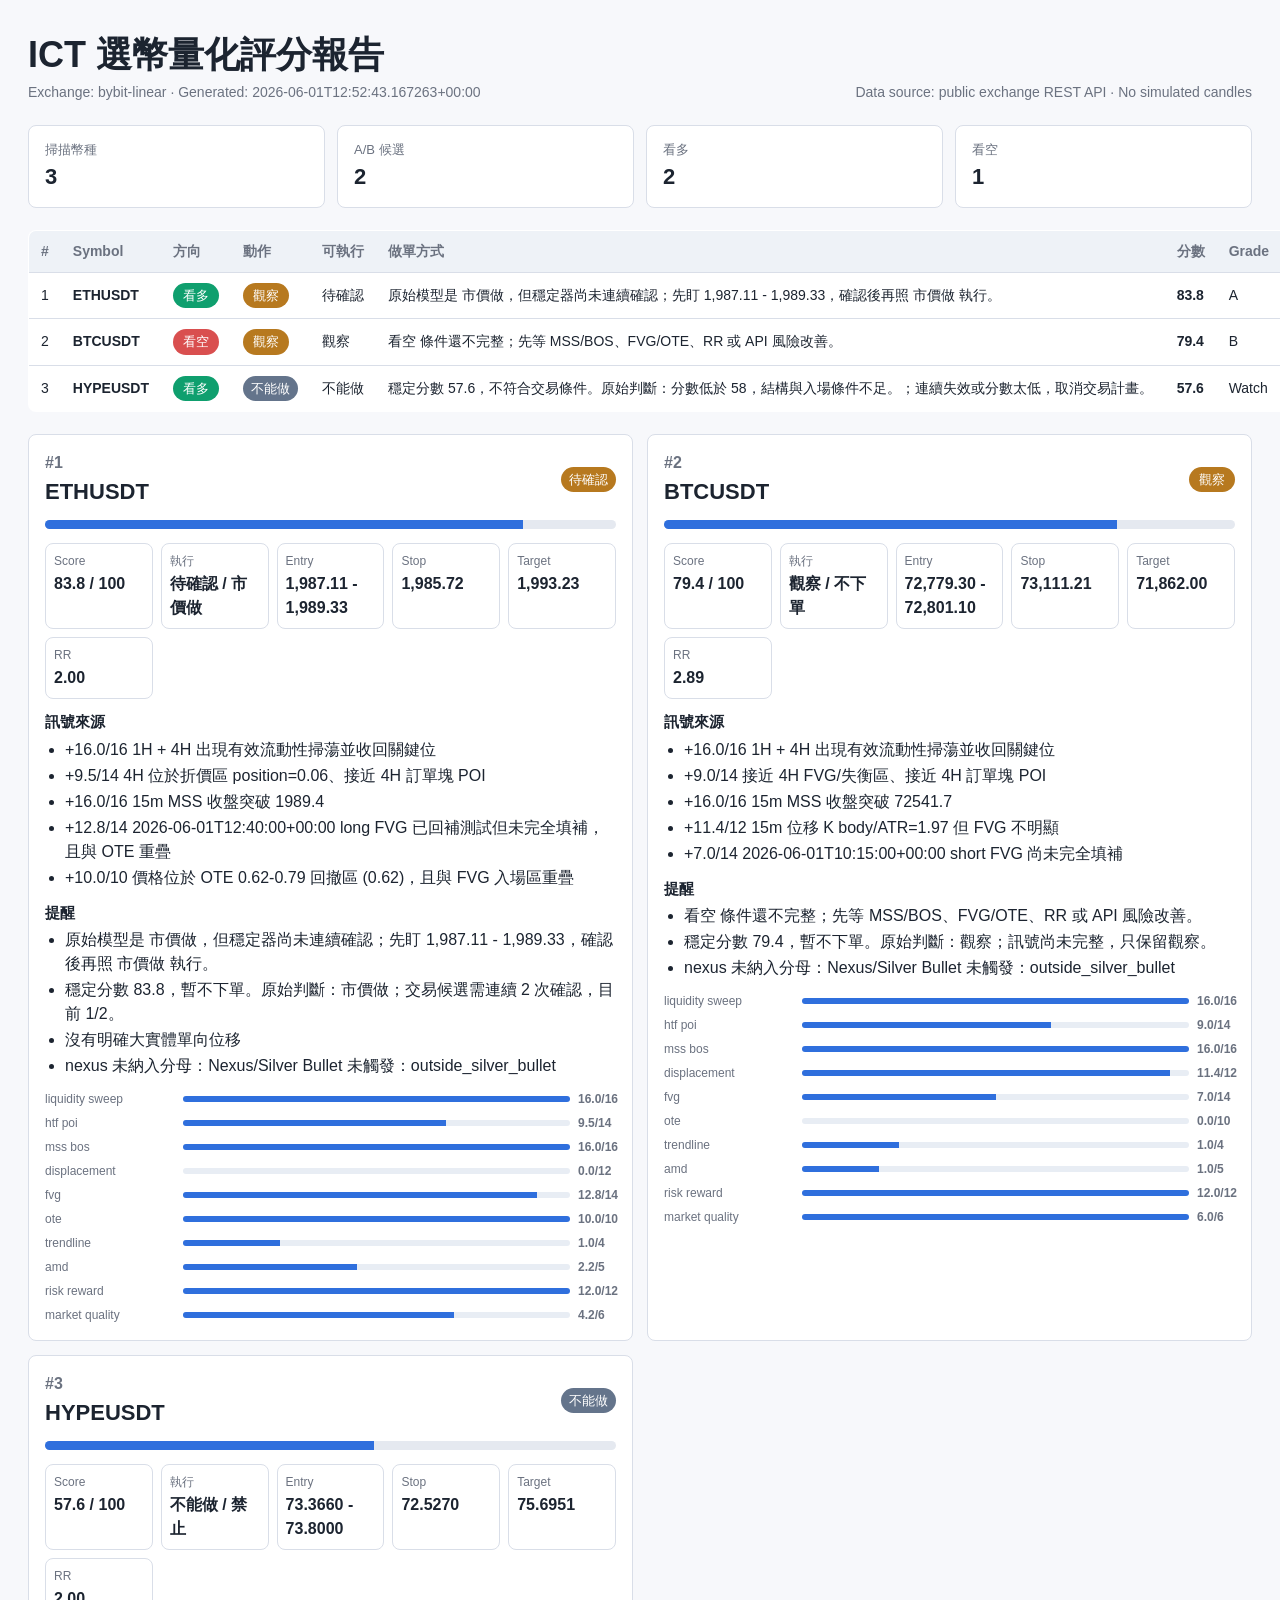
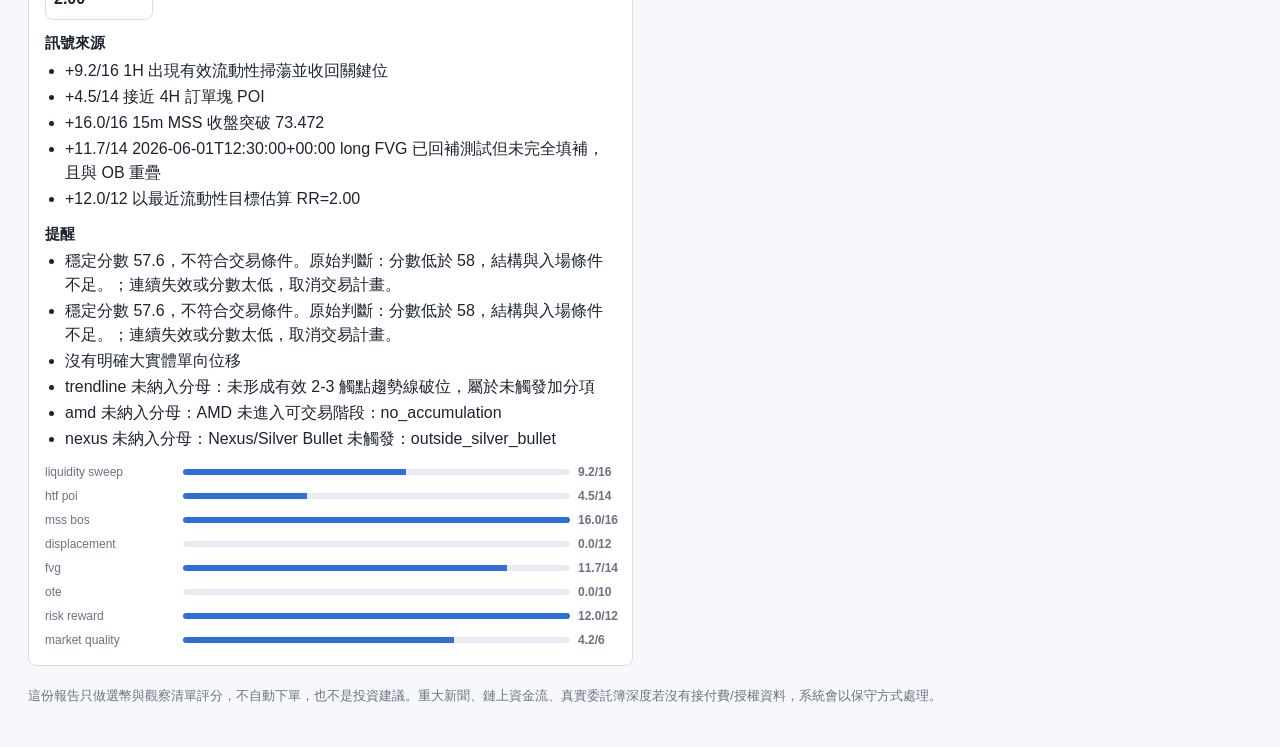
<file: reports/refresh_test.html>
<!doctype html>
<html lang="zh-Hant">
<head>
  <meta charset="utf-8">
  <meta name="viewport" content="width=device-width, initial-scale=1">
  <title>ICT 選幣量化評分報告</title>
  <style>
    :root {
      --bg: #f7f8fb;
      --panel: #ffffff;
      --ink: #1c2430;
      --muted: #6b7280;
      --line: #d9dee8;
      --long: #0f9f6e;
      --short: #d94f4f;
      --neutral: #64748b;
      --accent: #2f6fdd;
      --warn: #b7791f;
    }
    * { box-sizing: border-box; }
    body {
      margin: 0;
      background: var(--bg);
      color: var(--ink);
      font-family: "Microsoft JhengHei", "Segoe UI", Arial, sans-serif;
      line-height: 1.5;
    }
    main { max-width: 1440px; margin: 0 auto; padding: 28px; }
    .topline { display: flex; justify-content: space-between; align-items: end; gap: 18px; margin-bottom: 22px; }
    h1 { margin: 0; font-size: clamp(24px, 3vw, 36px); letter-spacing: 0; }
    .meta { color: var(--muted); font-size: 14px; text-align: right; }
    .summary { display: grid; grid-template-columns: repeat(4, minmax(0, 1fr)); gap: 12px; margin-bottom: 22px; }
    .metric { background: var(--panel); border: 1px solid var(--line); border-radius: 8px; padding: 14px 16px; }
    .metric span { display: block; color: var(--muted); font-size: 13px; }
    .metric strong { font-size: 22px; }
    table { width: 100%; border-collapse: collapse; background: var(--panel); border: 1px solid var(--line); border-radius: 8px; overflow: hidden; }
    th, td { padding: 10px 12px; border-bottom: 1px solid var(--line); text-align: left; font-size: 14px; white-space: nowrap; }
    th { color: var(--muted); background: #eef2f7; font-weight: 700; }
    tr:last-child td { border-bottom: 0; }
    .pill { display: inline-flex; align-items: center; min-width: 46px; justify-content: center; padding: 3px 8px; border-radius: 999px; color: #fff; font-size: 13px; }
    .pill.long { background: var(--long); }
    .pill.short { background: var(--short); }
    .pill.neutral { background: var(--neutral); }
    .pill.market { background: var(--long); }
    .pill.limit { background: var(--accent); }
    .pill.watch { background: var(--warn); }
    .pill.avoid { background: var(--neutral); }
    .score { font-weight: 800; }
    .grid { display: grid; grid-template-columns: repeat(2, minmax(0, 1fr)); gap: 14px; margin-top: 22px; }
    .card { background: var(--panel); border: 1px solid var(--line); border-radius: 8px; padding: 16px; }
    .card header { display: flex; justify-content: space-between; align-items: center; gap: 12px; margin-bottom: 10px; }
    .card h2 { margin: 0; font-size: 22px; letter-spacing: 0; }
    .rank { color: var(--muted); font-weight: 700; }
    .scorebar { height: 9px; border-radius: 999px; background: #e5e9f0; overflow: hidden; margin: 12px 0 14px; }
    .scorebar i { display: block; height: 100%; background: var(--accent); }
    dl { display: grid; grid-template-columns: repeat(5, minmax(0, 1fr)); gap: 8px; margin: 0 0 12px; }
    dl div { border: 1px solid var(--line); border-radius: 8px; padding: 8px; min-width: 0; }
    dt { color: var(--muted); font-size: 12px; }
    dd { margin: 2px 0 0; font-weight: 700; overflow-wrap: anywhere; }
    section h3 { margin: 12px 0 4px; font-size: 15px; }
    ul { margin: 0; padding-left: 20px; }
    li { margin: 2px 0; }
    .features { display: grid; gap: 6px; margin-top: 12px; }
    .feature { display: grid; grid-template-columns: 130px 1fr 38px; align-items: center; gap: 8px; font-size: 12px; color: var(--muted); }
    .feature div { height: 6px; background: #e8edf4; border-radius: 999px; overflow: hidden; }
    .feature i { display: block; height: 100%; background: var(--accent); }
    .note { margin-top: 20px; color: var(--muted); font-size: 13px; }
    @media (max-width: 980px) {
      main { padding: 18px; }
      .topline { display: block; }
      .meta { text-align: left; margin-top: 8px; }
      .summary { grid-template-columns: repeat(2, minmax(0, 1fr)); }
      .tablewrap { overflow-x: auto; }
      .grid { grid-template-columns: 1fr; }
      dl { grid-template-columns: repeat(2, minmax(0, 1fr)); }
    }
  </style>
</head>
<body>
<main>
  <div class="topline">
    <div>
      <h1>ICT 選幣量化評分報告</h1>
      <div class="meta">Exchange: bybit-linear · Generated: 2026-06-01T12:52:43.167263+00:00</div>
    </div>
    <div class="meta">Data source: public exchange REST API · No simulated candles</div>
  </div>
  <section class="summary">
    <div class="metric"><span>掃描幣種</span><strong>3</strong></div>
    <div class="metric"><span>A/B 候選</span><strong>2</strong></div>
    <div class="metric"><span>看多</span><strong>2</strong></div>
    <div class="metric"><span>看空</span><strong>1</strong></div>
  </section>
  <div class="tablewrap">
    <table>
      <thead>
        <tr>
          <th>#</th><th>Symbol</th><th>方向</th><th>動作</th><th>可執行</th><th>做單方式</th><th>分數</th><th>Grade</th><th>Price</th><th>24h%</th><th>Vol</th><th>Entry</th><th>Stop</th><th>Target</th><th>RR</th>
        </tr>
      </thead>
      <tbody>
        
            <tr>
              <td>1</td>
              <td><strong>ETHUSDT</strong></td>
              <td><span class="pill long">看多</span></td>
              <td><span class="pill watch">觀察</span></td>
              <td>待確認</td>
              <td>原始模型是 市價做，但穩定器尚未連續確認；先盯 1,987.11 - 1,989.33，確認後再照 市價做 執行。</td>
              <td><span class="score">83.8</span></td>
              <td>A</td>
              <td>1,988.71</td>
              <td>-1.64%</td>
              <td>2.23B</td>
              <td>1,987.11 - 1,989.33</td>
              <td>1,985.72</td>
              <td>1,993.23</td>
              <td>2.00</td>
            </tr>
            
            <tr>
              <td>2</td>
              <td><strong>BTCUSDT</strong></td>
              <td><span class="pill short">看空</span></td>
              <td><span class="pill watch">觀察</span></td>
              <td>觀察</td>
              <td>看空 條件還不完整；先等 MSS/BOS、FVG/OTE、RR 或 API 風險改善。</td>
              <td><span class="score">79.4</span></td>
              <td>B</td>
              <td>72,176.10</td>
              <td>-2.30%</td>
              <td>4.50B</td>
              <td>72,779.30 - 72,801.10</td>
              <td>73,111.21</td>
              <td>71,862.00</td>
              <td>2.89</td>
            </tr>
            
            <tr>
              <td>3</td>
              <td><strong>HYPEUSDT</strong></td>
              <td><span class="pill long">看多</span></td>
              <td><span class="pill avoid">不能做</span></td>
              <td>不能做</td>
              <td>穩定分數 57.6，不符合交易條件。原始判斷：分數低於 58，結構與入場條件不足。；連續失效或分數太低，取消交易計畫。</td>
              <td><span class="score">57.6</span></td>
              <td>Watch</td>
              <td>74.0800</td>
              <td>+8.72%</td>
              <td>698.5M</td>
              <td>73.3660 - 73.8000</td>
              <td>72.5270</td>
              <td>75.6951</td>
              <td>2.00</td>
            </tr>
            
      </tbody>
    </table>
  </div>
  <section class="grid">
    
            <article class="card">
              <header>
                <div>
                <span class="rank">#1</span>
                <h2>ETHUSDT</h2>
              </div>
                <span class="pill watch">待確認</span>
              </header>
              <div class="scorebar"><i style="width:83.8%"></i></div>
              <dl>
                <div><dt>Score</dt><dd>83.8 / 100</dd></div>
                <div><dt>執行</dt><dd>待確認 / 市價做</dd></div>
                <div><dt>Entry</dt><dd>1,987.11 - 1,989.33</dd></div>
                <div><dt>Stop</dt><dd>1,985.72</dd></div>
                <div><dt>Target</dt><dd>1,993.23</dd></div>
                <div><dt>RR</dt><dd>2.00</dd></div>
              </dl>
              <section>
                <h3>訊號來源</h3>
                <ul><li>+16.0/16 1H + 4H 出現有效流動性掃蕩並收回關鍵位</li><li>+9.5/14 4H 位於折價區 position=0.06、接近 4H 訂單塊 POI</li><li>+16.0/16 15m MSS 收盤突破 1989.4</li><li>+12.8/14 2026-06-01T12:40:00+00:00 long FVG 已回補測試但未完全填補，且與 OTE 重疊</li><li>+10.0/10 價格位於 OTE 0.62-0.79 回撤區 (0.62)，且與 FVG 入場區重疊</li></ul>
              </section>
              <section>
                <h3>提醒</h3>
                <ul><li>原始模型是 市價做，但穩定器尚未連續確認；先盯 1,987.11 - 1,989.33，確認後再照 市價做 執行。</li><li>穩定分數 83.8，暫不下單。原始判斷：市價做；交易候選需連續 2 次確認，目前 1/2。</li><li>沒有明確大實體單向位移</li><li>nexus 未納入分母：Nexus/Silver Bullet 未觸發：outside_silver_bullet</li></ul>
              </section>
              <div class="features"><div class="feature"><span>liquidity sweep</span><div><i style="width:100.0%"></i></div><b>16.0/16</b></div><div class="feature"><span>htf poi</span><div><i style="width:67.9%"></i></div><b>9.5/14</b></div><div class="feature"><span>mss bos</span><div><i style="width:100.0%"></i></div><b>16.0/16</b></div><div class="feature"><span>displacement</span><div><i style="width:0.0%"></i></div><b>0.0/12</b></div><div class="feature"><span>fvg</span><div><i style="width:91.4%"></i></div><b>12.8/14</b></div><div class="feature"><span>ote</span><div><i style="width:100.0%"></i></div><b>10.0/10</b></div><div class="feature"><span>trendline</span><div><i style="width:25.0%"></i></div><b>1.0/4</b></div><div class="feature"><span>amd</span><div><i style="width:45.0%"></i></div><b>2.2/5</b></div><div class="feature"><span>risk reward</span><div><i style="width:100.0%"></i></div><b>12.0/12</b></div><div class="feature"><span>market quality</span><div><i style="width:70.0%"></i></div><b>4.2/6</b></div></div>
            </article>
            
            <article class="card">
              <header>
                <div>
                <span class="rank">#2</span>
                <h2>BTCUSDT</h2>
              </div>
                <span class="pill watch">觀察</span>
              </header>
              <div class="scorebar"><i style="width:79.4%"></i></div>
              <dl>
                <div><dt>Score</dt><dd>79.4 / 100</dd></div>
                <div><dt>執行</dt><dd>觀察 / 不下單</dd></div>
                <div><dt>Entry</dt><dd>72,779.30 - 72,801.10</dd></div>
                <div><dt>Stop</dt><dd>73,111.21</dd></div>
                <div><dt>Target</dt><dd>71,862.00</dd></div>
                <div><dt>RR</dt><dd>2.89</dd></div>
              </dl>
              <section>
                <h3>訊號來源</h3>
                <ul><li>+16.0/16 1H + 4H 出現有效流動性掃蕩並收回關鍵位</li><li>+9.0/14 接近 4H FVG/失衡區、接近 4H 訂單塊 POI</li><li>+16.0/16 15m MSS 收盤突破 72541.7</li><li>+11.4/12 15m 位移 K body/ATR=1.97 但 FVG 不明顯</li><li>+7.0/14 2026-06-01T10:15:00+00:00 short FVG 尚未完全填補</li></ul>
              </section>
              <section>
                <h3>提醒</h3>
                <ul><li>看空 條件還不完整；先等 MSS/BOS、FVG/OTE、RR 或 API 風險改善。</li><li>穩定分數 79.4，暫不下單。原始判斷：觀察；訊號尚未完整，只保留觀察。</li><li>nexus 未納入分母：Nexus/Silver Bullet 未觸發：outside_silver_bullet</li></ul>
              </section>
              <div class="features"><div class="feature"><span>liquidity sweep</span><div><i style="width:100.0%"></i></div><b>16.0/16</b></div><div class="feature"><span>htf poi</span><div><i style="width:64.3%"></i></div><b>9.0/14</b></div><div class="feature"><span>mss bos</span><div><i style="width:100.0%"></i></div><b>16.0/16</b></div><div class="feature"><span>displacement</span><div><i style="width:95.0%"></i></div><b>11.4/12</b></div><div class="feature"><span>fvg</span><div><i style="width:50.0%"></i></div><b>7.0/14</b></div><div class="feature"><span>ote</span><div><i style="width:0.0%"></i></div><b>0.0/10</b></div><div class="feature"><span>trendline</span><div><i style="width:25.0%"></i></div><b>1.0/4</b></div><div class="feature"><span>amd</span><div><i style="width:20.0%"></i></div><b>1.0/5</b></div><div class="feature"><span>risk reward</span><div><i style="width:100.0%"></i></div><b>12.0/12</b></div><div class="feature"><span>market quality</span><div><i style="width:100.0%"></i></div><b>6.0/6</b></div></div>
            </article>
            
            <article class="card">
              <header>
                <div>
                <span class="rank">#3</span>
                <h2>HYPEUSDT</h2>
              </div>
                <span class="pill avoid">不能做</span>
              </header>
              <div class="scorebar"><i style="width:57.6%"></i></div>
              <dl>
                <div><dt>Score</dt><dd>57.6 / 100</dd></div>
                <div><dt>執行</dt><dd>不能做 / 禁止</dd></div>
                <div><dt>Entry</dt><dd>73.3660 - 73.8000</dd></div>
                <div><dt>Stop</dt><dd>72.5270</dd></div>
                <div><dt>Target</dt><dd>75.6951</dd></div>
                <div><dt>RR</dt><dd>2.00</dd></div>
              </dl>
              <section>
                <h3>訊號來源</h3>
                <ul><li>+9.2/16 1H 出現有效流動性掃蕩並收回關鍵位</li><li>+4.5/14 接近 4H 訂單塊 POI</li><li>+16.0/16 15m MSS 收盤突破 73.472</li><li>+11.7/14 2026-06-01T12:30:00+00:00 long FVG 已回補測試但未完全填補，且與 OB 重疊</li><li>+12.0/12 以最近流動性目標估算 RR=2.00</li></ul>
              </section>
              <section>
                <h3>提醒</h3>
                <ul><li>穩定分數 57.6，不符合交易條件。原始判斷：分數低於 58，結構與入場條件不足。；連續失效或分數太低，取消交易計畫。</li><li>穩定分數 57.6，不符合交易條件。原始判斷：分數低於 58，結構與入場條件不足。；連續失效或分數太低，取消交易計畫。</li><li>沒有明確大實體單向位移</li><li>trendline 未納入分母：未形成有效 2-3 觸點趨勢線破位，屬於未觸發加分項</li><li>amd 未納入分母：AMD 未進入可交易階段：no_accumulation</li><li>nexus 未納入分母：Nexus/Silver Bullet 未觸發：outside_silver_bullet</li></ul>
              </section>
              <div class="features"><div class="feature"><span>liquidity sweep</span><div><i style="width:57.5%"></i></div><b>9.2/16</b></div><div class="feature"><span>htf poi</span><div><i style="width:32.1%"></i></div><b>4.5/14</b></div><div class="feature"><span>mss bos</span><div><i style="width:100.0%"></i></div><b>16.0/16</b></div><div class="feature"><span>displacement</span><div><i style="width:0.0%"></i></div><b>0.0/12</b></div><div class="feature"><span>fvg</span><div><i style="width:83.6%"></i></div><b>11.7/14</b></div><div class="feature"><span>ote</span><div><i style="width:0.0%"></i></div><b>0.0/10</b></div><div class="feature"><span>risk reward</span><div><i style="width:100.0%"></i></div><b>12.0/12</b></div><div class="feature"><span>market quality</span><div><i style="width:70.0%"></i></div><b>4.2/6</b></div></div>
            </article>
            
  </section>
  <p class="note">這份報告只做選幣與觀察清單評分，不自動下單，也不是投資建議。重大新聞、鏈上資金流、真實委託簿深度若沒有接付費/授權資料，系統會以保守方式處理。</p>
</main>
</body>
</html>
</file>
